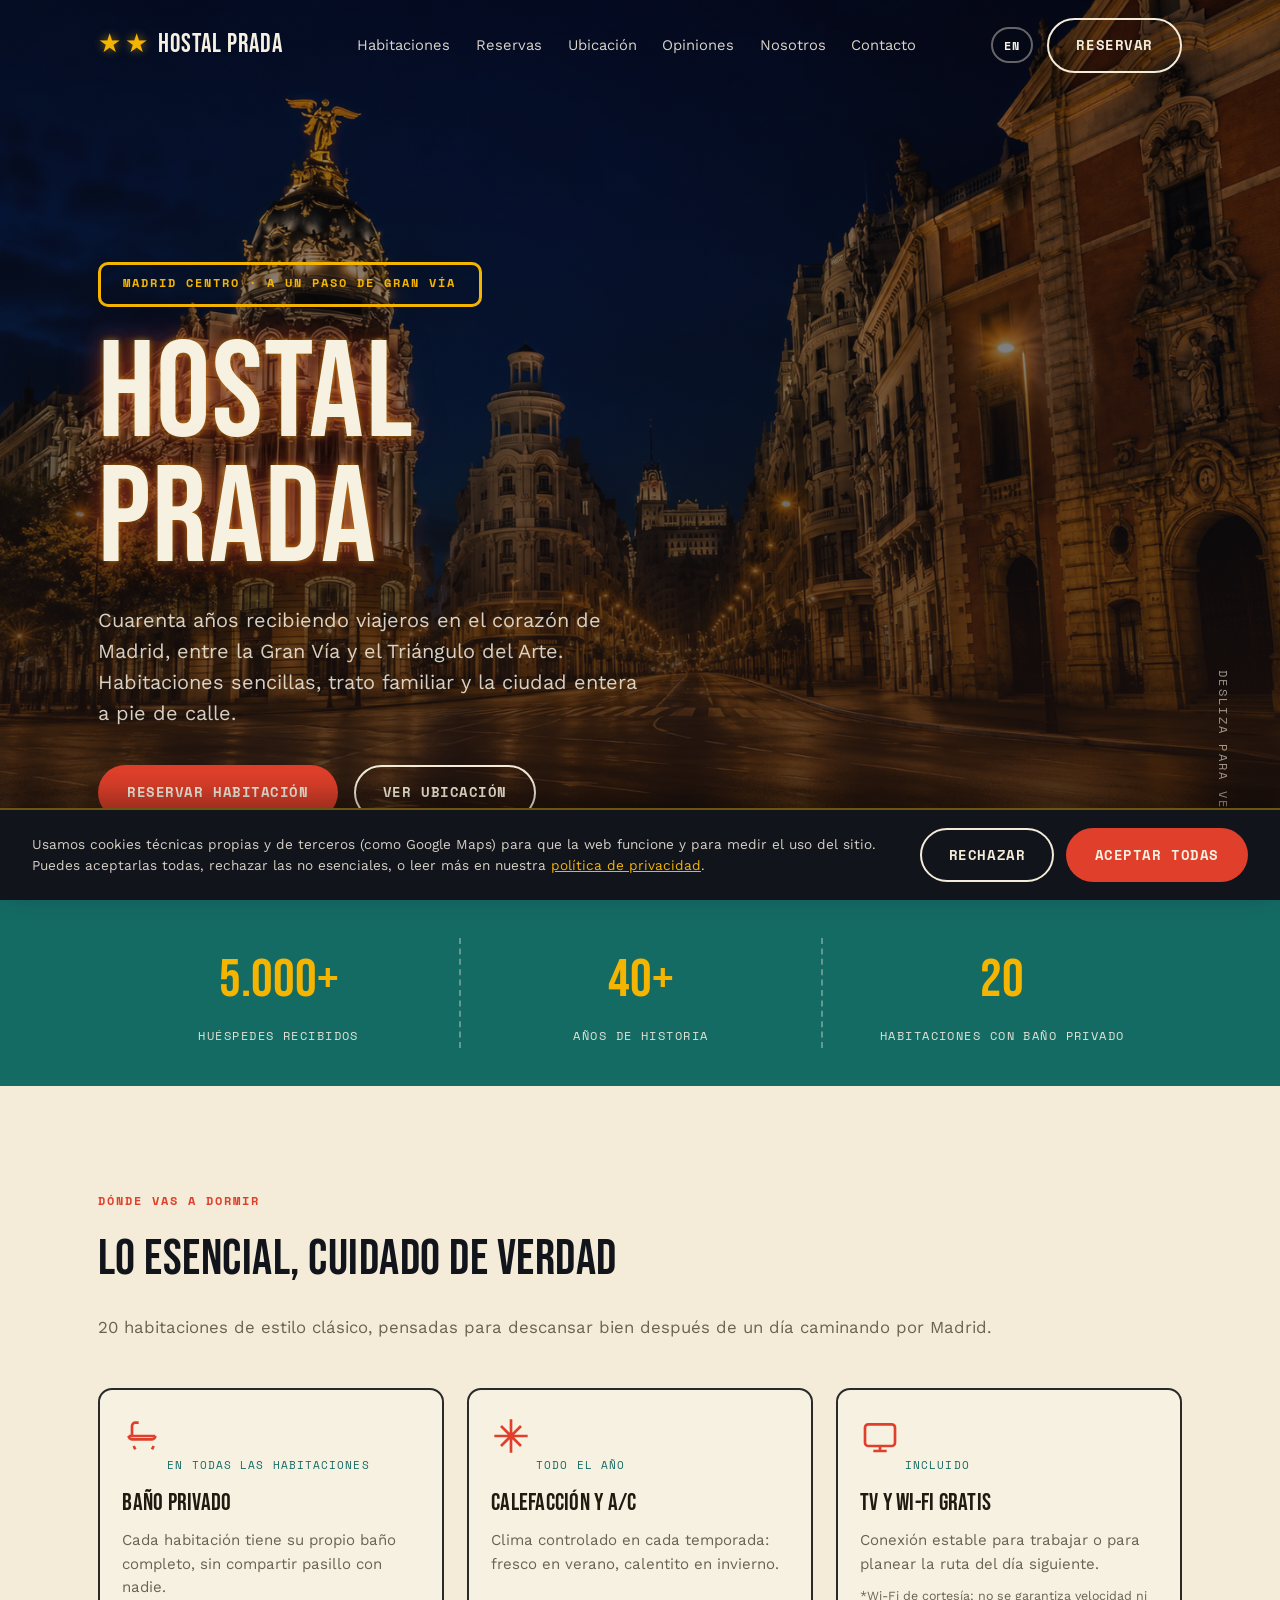
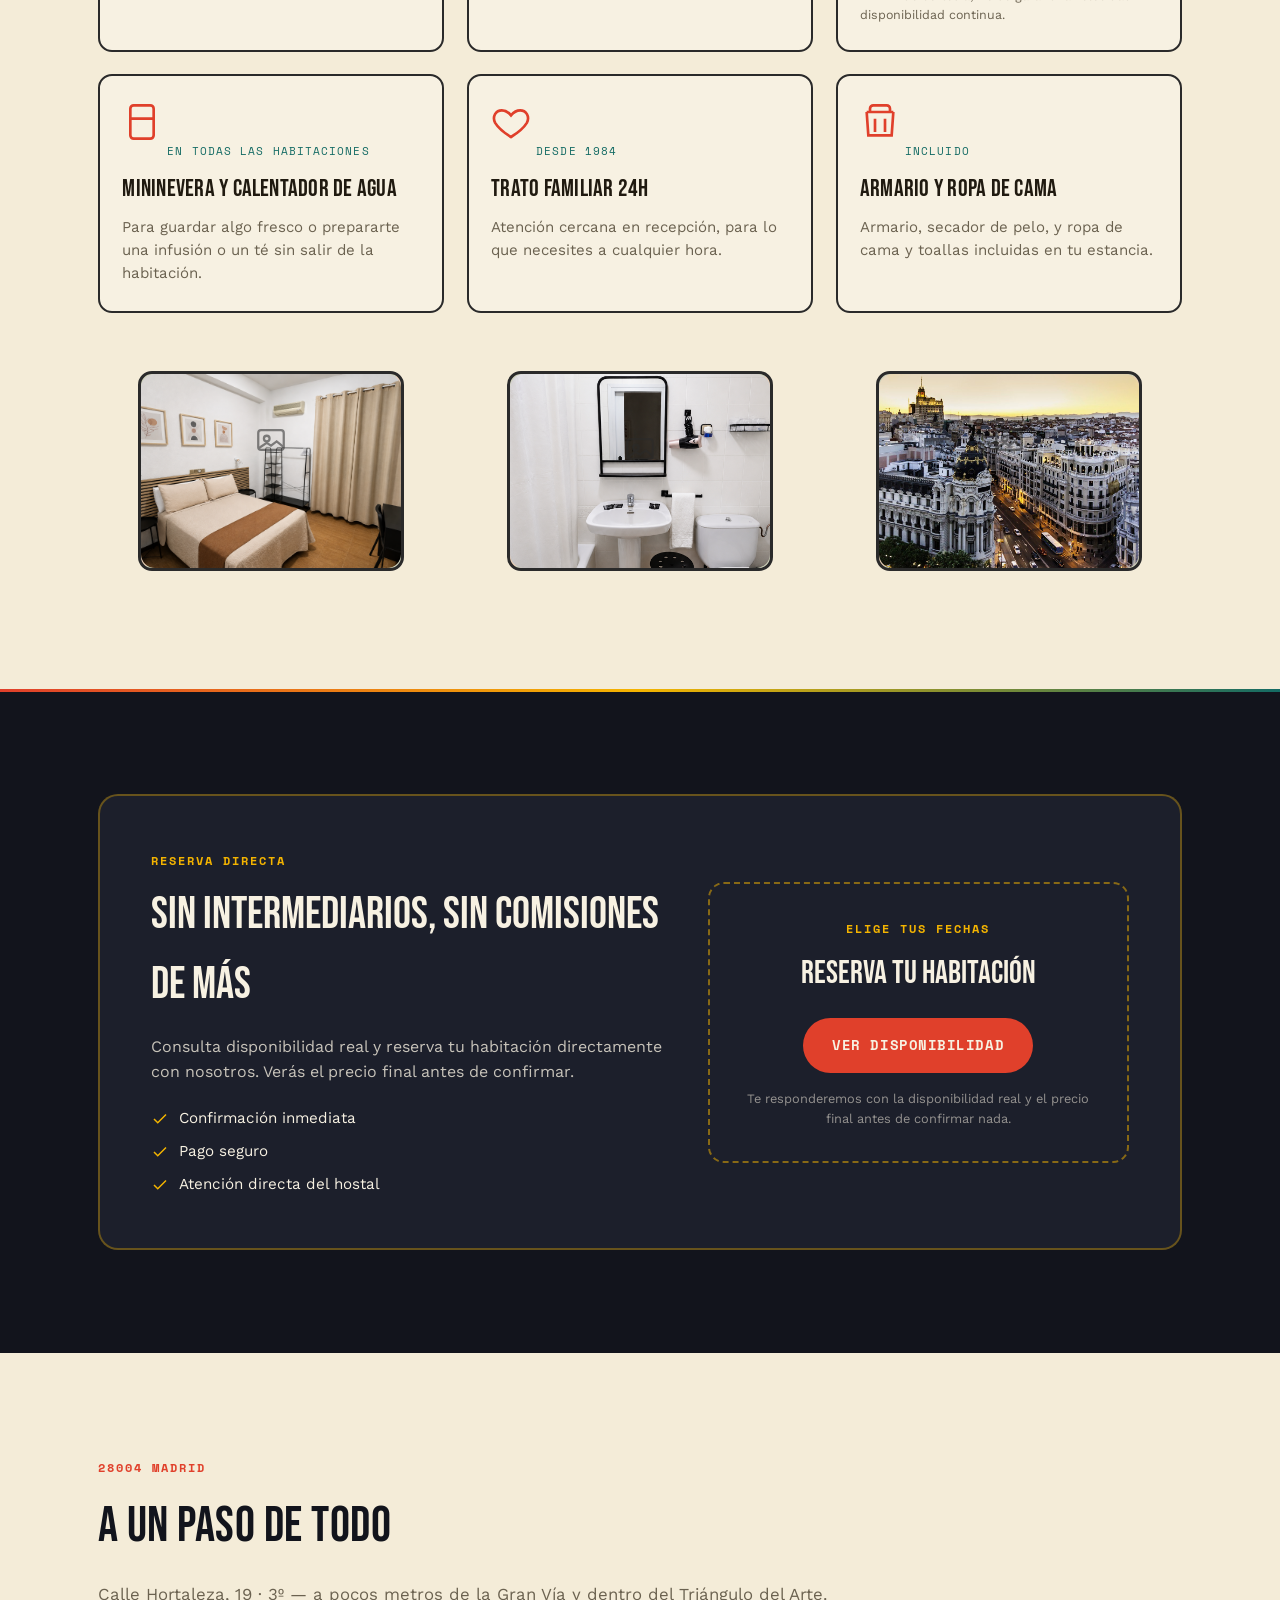
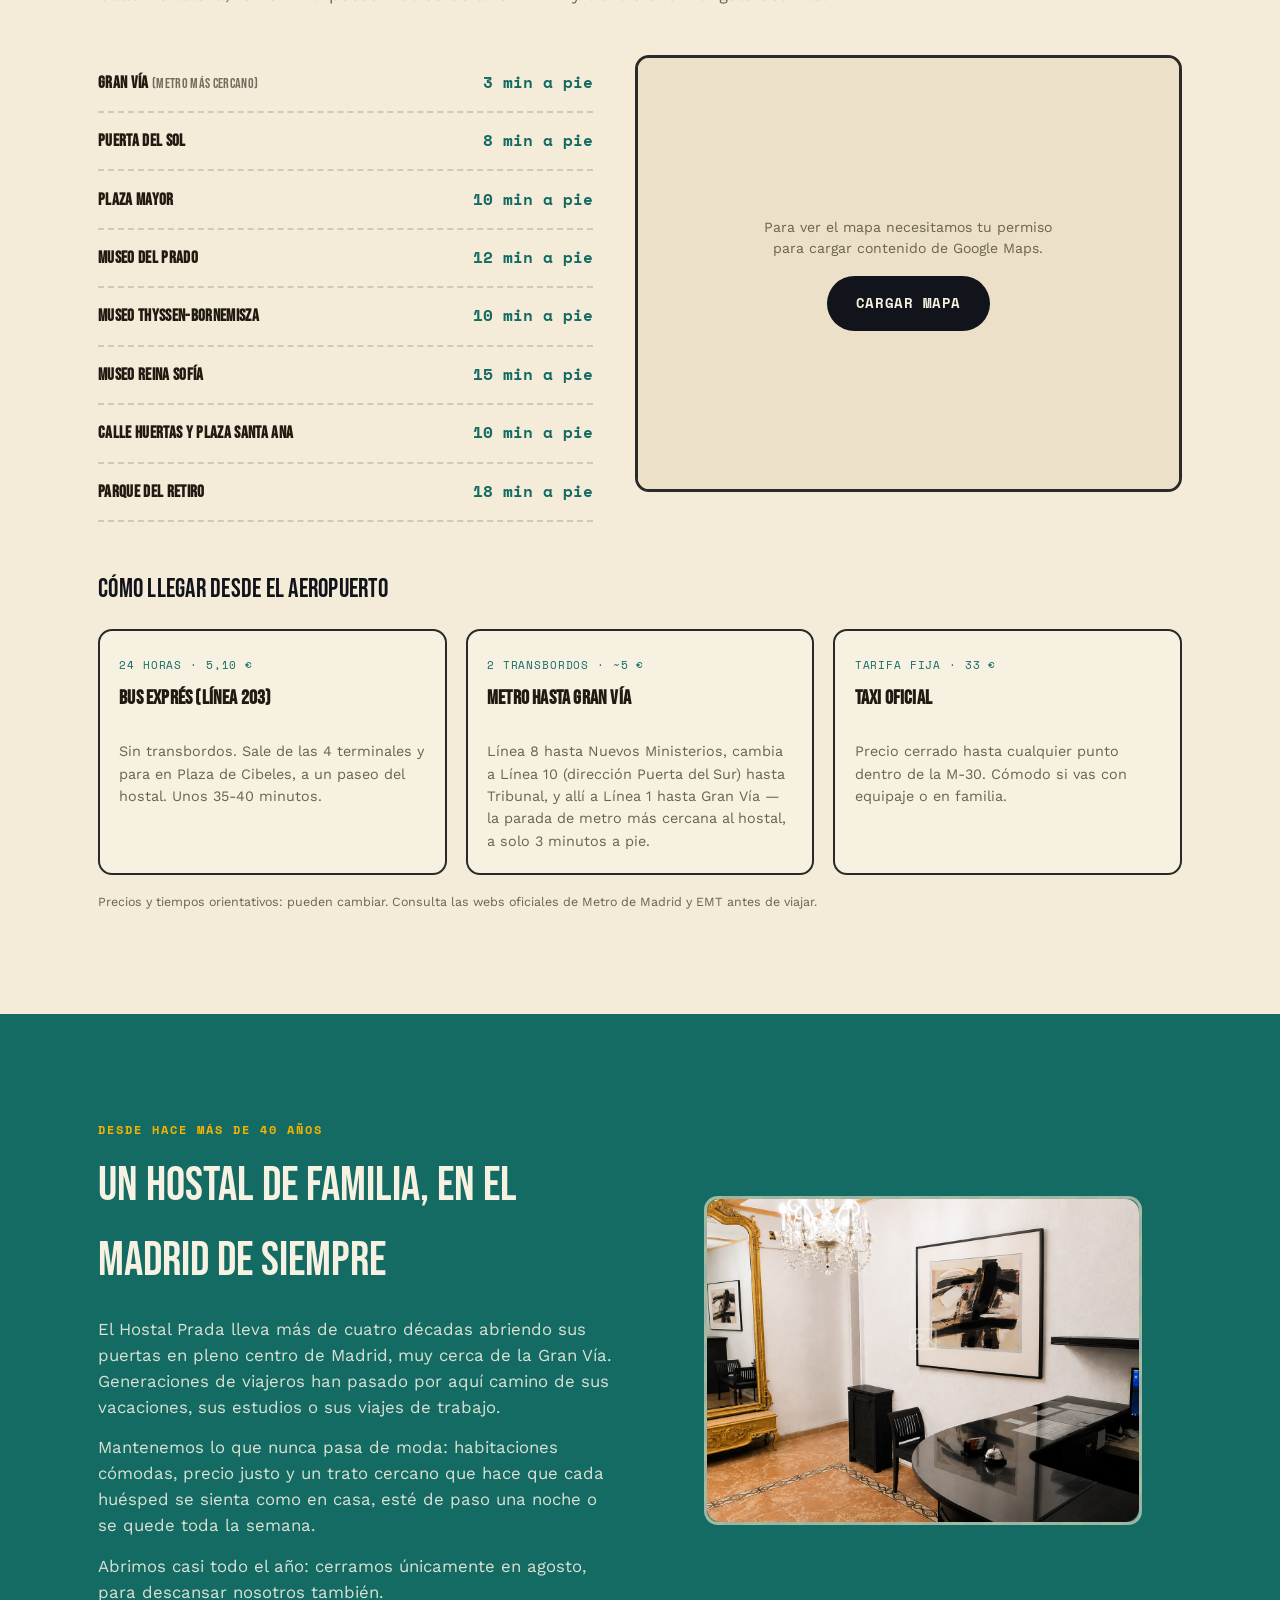
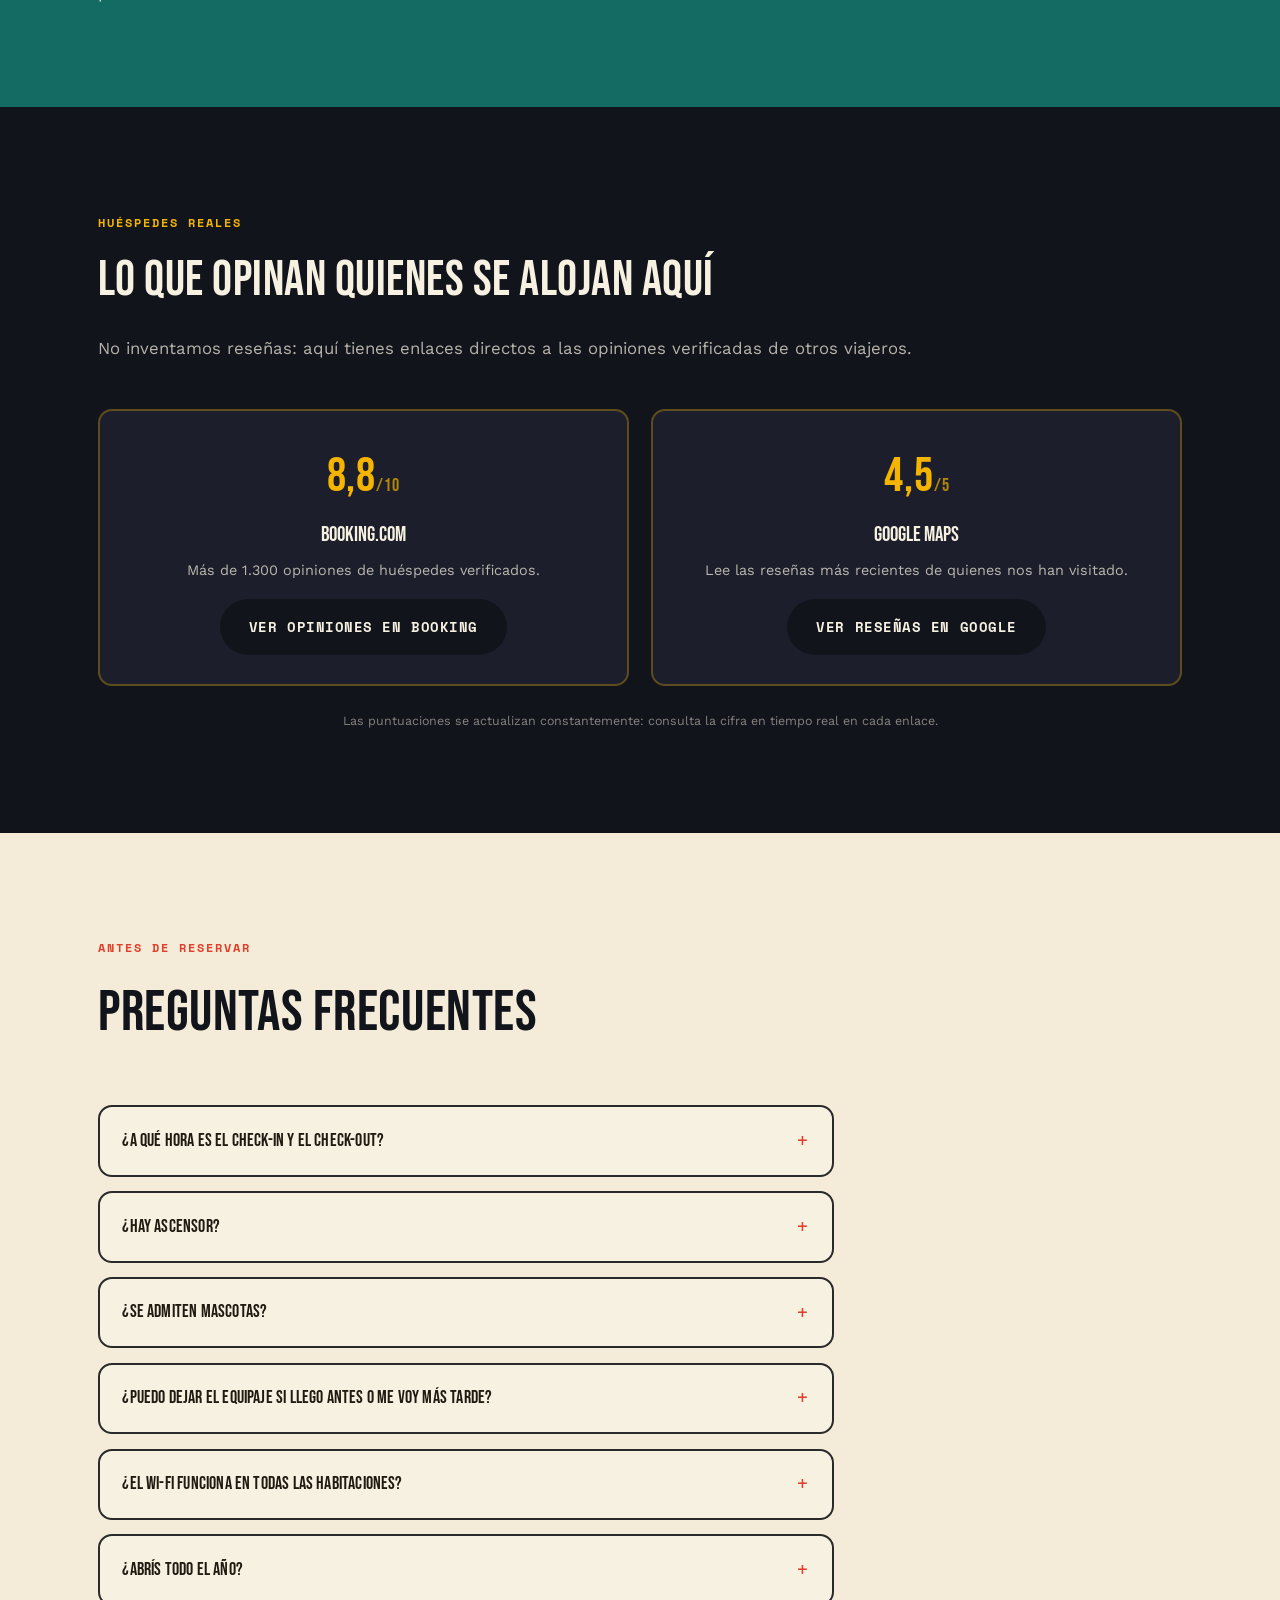
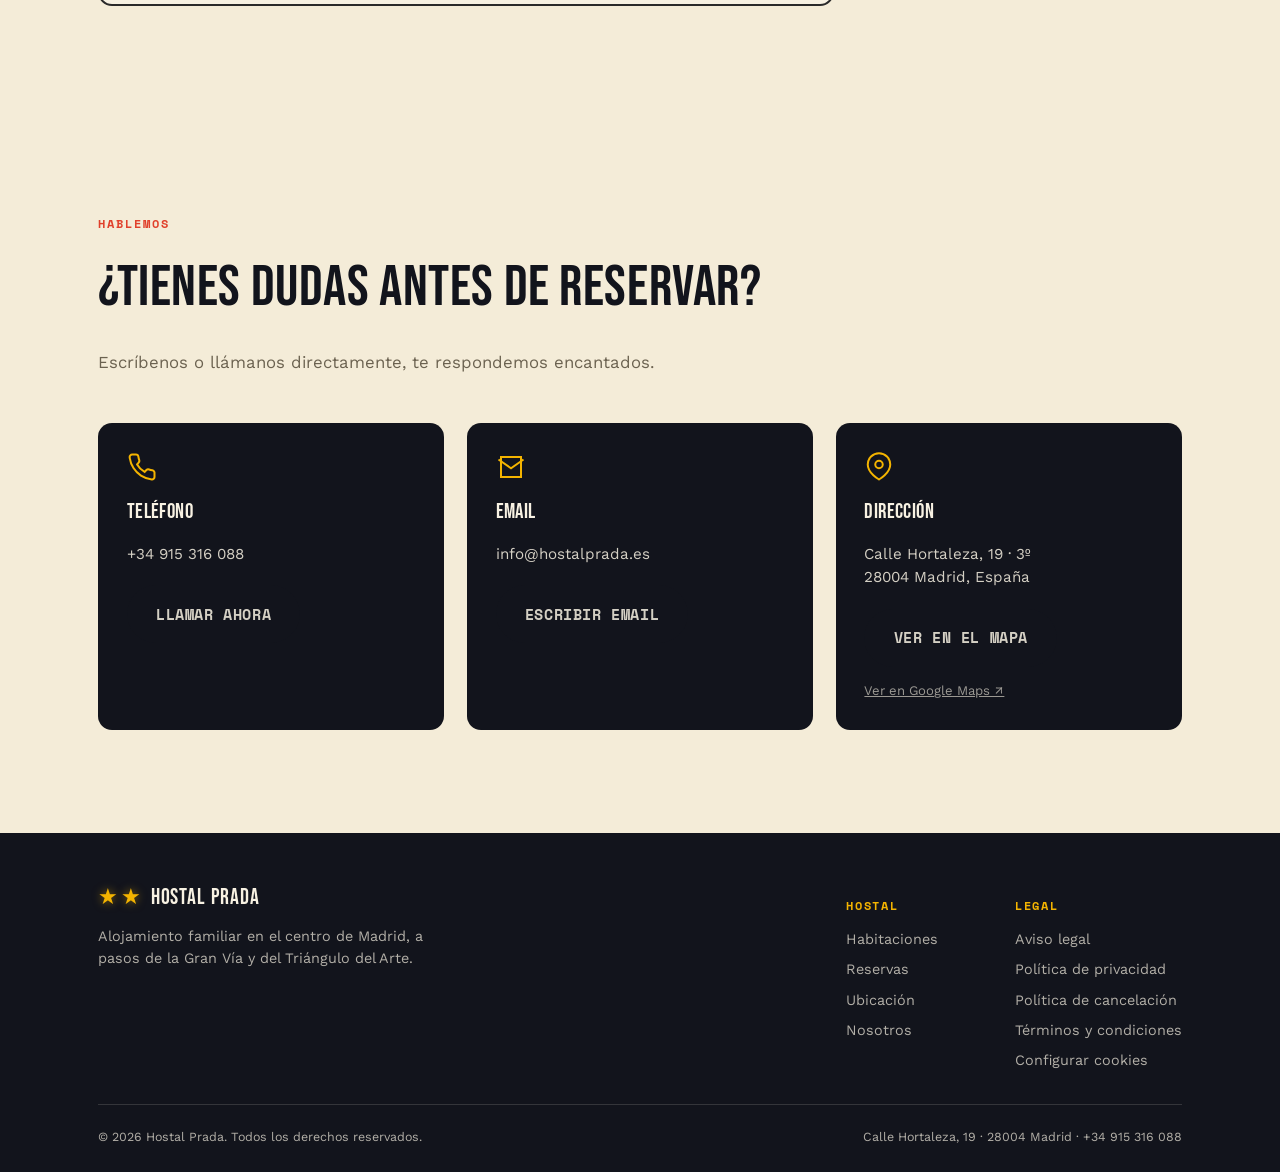
<file: index.html>
<!DOCTYPE html>
<html lang="es">
<head>
<meta charset="UTF-8">
<meta name="viewport" content="width=device-width, initial-scale=1.0">
<title>Hostal Prada · Alojamiento en el centro de Madrid, junto a Gran Vía</title>
<meta name="description" content="Hostal Prada: alojamiento familiar y económico en pleno centro de Madrid, a pasos de la Gran Vía y del Triángulo del Arte. Habitaciones con baño privado, A/C y Wi-Fi gratis. Reserva directa.">

<!-- Vista previa al compartir el enlace (WhatsApp, email, etc.) -->
<meta property="og:type" content="website">
<meta property="og:site_name" content="Hostal Prada">
<meta property="og:title" content="Hostal Prada · Alojamiento en el centro de Madrid, junto a Gran Vía">
<meta property="og:description" content="Hostal familiar de 2 estrellas a pasos de la Gran Vía, dentro del Triángulo del Arte de Madrid. Habitaciones con baño privado y reserva directa.">
<meta property="og:image" content="https://www.hostalprada.es/images/og-image.jpg">
<meta property="og:image:width" content="1200">
<meta property="og:image:height" content="630">
<meta property="og:url" content="https://www.hostalprada.es/">
<meta property="og:locale" content="es_ES">
<meta name="twitter:card" content="summary_large_image">
<meta name="twitter:title" content="Hostal Prada · Madrid, junto a Gran Vía">
<meta name="twitter:description" content="Hostal familiar de 2 estrellas en el centro de Madrid. Habitaciones con baño privado, A/C y Wi-Fi. Reserva directa.">
<meta name="twitter:image" content="https://www.hostalprada.es/images/og-image.jpg">

<link rel="canonical" href="https://www.hostalprada.es/">
<link rel="alternate" hreflang="es" href="https://www.hostalprada.es/">
<link rel="alternate" hreflang="en" href="https://www.hostalprada.es/index-en.html">
<link rel="alternate" hreflang="x-default" href="https://www.hostalprada.es/">
<link rel="icon" href="data:image/svg+xml,%3Csvg xmlns='http://www.w3.org/2000/svg' viewBox='0 0 64 64'%3E%3Crect width='64' height='64' rx='12' fill='%2312141c'/%3E%3Ctext x='32' y='42' font-family='Georgia' font-size='34' fill='%23f4b400' text-anchor='middle'%3EP%3C/text%3E%3C/svg%3E">
<link rel="preconnect" href="https://fonts.googleapis.com">
<link rel="preconnect" href="https://fonts.gstatic.com" crossorigin>
<link href="https://fonts.googleapis.com/css2?family=Bebas+Neue&family=Space+Mono:wght@400;700&family=Work+Sans:wght@400;500;600;700&display=swap" rel="stylesheet">
<link rel="stylesheet" href="css/style.css">

<!-- Datos estructurados para buscadores (Google, etc.) -->
<script type="application/ld+json">
{
  "@context": "https://schema.org",
  "@type": "LodgingBusiness",
  "name": "Hostal Prada",
  "description": "Hostal familiar de 2 estrellas en el centro de Madrid, a pasos de la Gran Vía y dentro del Triángulo del Arte.",
  "inLanguage": "es",
  "url": "https://www.hostalprada.es/",
  "telephone": "+34915316088",
  "email": "info@hostalprada.es",
  "starRating": { "@type": "Rating", "ratingValue": "2" },
  "priceRange": "€€",
  "address": {
    "@type": "PostalAddress",
    "streetAddress": "Calle Hortaleza, 19, 3º",
    "addressLocality": "Madrid",
    "postalCode": "28004",
    "addressCountry": "ES"
  },
  "geo": {
    "@type": "GeoCoordinates",
    "latitude": 40.4229,
    "longitude": -3.6997
  },
  "amenityFeature": [
    { "@type": "LocationFeatureSpecification", "name": "Baño privado", "value": true },
    { "@type": "LocationFeatureSpecification", "name": "Aire acondicionado y calefacción", "value": true },
    { "@type": "LocationFeatureSpecification", "name": "Wi-Fi gratis", "value": true },
    { "@type": "LocationFeatureSpecification", "name": "Recepción 24 horas", "value": true },
    { "@type": "LocationFeatureSpecification", "name": "Ascensor", "value": true }
  ]
}
</script>
</head>
<body>


<!-- ===================== HEADER ===================== -->
<header class="site-header">
  <div class="container">
    <a href="#inicio" class="brand" aria-label="Hostal Prada, inicio">
      <span class="brand-mark">★★</span>
      <span class="brand-word">HOSTAL PRADA</span>
    </a>
    <nav class="nav-links" id="nav-links">
      <a href="#habitaciones">Habitaciones</a>
      <a href="#reservas">Reservas</a>
      <a href="#ubicacion">Ubicación</a>
      <a href="#opiniones">Opiniones</a>
      <a href="#nosotros">Nosotros</a>
      <a href="#contacto">Contacto</a>
    </nav>
    <div class="nav-cta">
      <a href="index-en.html" class="lang-switch" aria-label="View this page in English">EN</a>
      <a href="#reservas" class="btn btn-outline">Reservar</a>
      <button class="menu-toggle" aria-label="Abrir menú" aria-expanded="false" aria-controls="nav-links"><span></span></button>
    </div>
  </div>
</header>

<!-- ===================== HERO ===================== -->
<section class="hero" id="inicio">
  <svg class="hero-skyline" viewBox="0 0 1400 900" preserveAspectRatio="xMidYMax slice" xmlns="http://www.w3.org/2000/svg" aria-hidden="true">
    <defs>
      <linearGradient id="sky" x1="0" y1="0" x2="0" y2="1">
        <stop offset="0%" stop-color="#0c0d13"/>
        <stop offset="55%" stop-color="#1a1c27"/>
        <stop offset="100%" stop-color="#2c1a14"/>
      </linearGradient>
      <radialGradient id="glow" cx="50%" cy="38%" r="55%">
        <stop offset="0%" stop-color="#f4b400" stop-opacity="0.18"/>
        <stop offset="100%" stop-color="#f4b400" stop-opacity="0"/>
      </radialGradient>
      <filter id="cloudBlur" x="-50%" y="-50%" width="200%" height="200%">
        <feGaussianBlur stdDeviation="16"/>
      </filter>
    </defs>
    <rect width="1400" height="900" fill="url(#sky)"/>
    <rect width="1400" height="900" fill="url(#glow)"/>
    <!-- nubes con deriva lenta -->
    <g fill="#ffffff">
      <ellipse class="cloud" style="animation-duration:75s;animation-delay:-8s" cx="150" cy="130" rx="140" ry="30" opacity="0.05" filter="url(#cloudBlur)"/>
      <ellipse class="cloud" style="animation-duration:100s;animation-delay:-40s" cx="600" cy="220" rx="180" ry="36" opacity="0.04" filter="url(#cloudBlur)"/>
      <ellipse class="cloud" style="animation-duration:60s;animation-delay:-20s" cx="1000" cy="90" rx="110" ry="24" opacity="0.05" filter="url(#cloudBlur)"/>
    </g>
    <!-- skyline de Madrid -->
    <g fill="#0c0d13">
      <!-- palacio con cupula y torre esquinera -->
      <rect x="0" y="700" width="150" height="200"/>
      <rect x="45" y="620" width="60" height="80"/>
      <path d="M45,620 A30,55 0 0 1 105,620 Z"/>
      <rect x="71" y="555" width="8" height="30"/>
      <circle cx="75" cy="550" r="7"/>
      <rect x="120" y="560" width="28" height="140"/>
      <path d="M120,560 L134,520 L148,560 Z"/>

      <!-- fila de pequenas cupulas -->
      <rect x="150" y="800" width="110" height="100"/>
      <path d="M165,800 A14,20 0 0 1 193,800 Z"/>
      <path d="M198,800 A14,24 0 0 1 226,800 Z"/>
      <path d="M231,800 A12,18 0 0 1 255,800 Z"/>

      <!-- fuente de Cibeles -->
      <rect x="255" y="870" width="90" height="30" rx="14"/>
      <rect x="288" y="800" width="24" height="70"/>
      <circle cx="300" cy="790" r="13"/>
      <ellipse cx="270" cy="858" rx="10" ry="7"/>
      <ellipse cx="330" cy="858" rx="10" ry="7"/>

      <!-- torre de comunicaciones tipo "piruli" -->
      <path d="M336,900 L346,900 L343,560 L339,560 Z"/>
      <circle cx="341" cy="548" r="10"/>
      <rect x="339" y="500" width="4" height="48"/>

      <!-- torre de aguja -->
      <rect x="380" y="650" width="50" height="250"/>
      <path d="M380,650 L405,580 L430,650 Z"/>
      <circle cx="405" cy="576" r="5"/>

      <rect x="440" y="770" width="80" height="130"/>

      <!-- monumento con columna, estatua y banderas -->
      <path d="M500,760 L500,700 L525,715 Z"/>
      <rect x="525" y="820" width="55" height="80"/>
      <rect x="542" y="650" width="20" height="170"/>
      <circle cx="552" cy="628" r="16"/>
      <path d="M605,760 L605,700 L580,715 Z"/>

      <!-- columnata neoclasica -->
      <rect x="610" y="820" width="210" height="80"/>
      <rect x="620" y="790" width="6" height="30"/><rect x="642" y="790" width="6" height="30"/>
      <rect x="664" y="790" width="6" height="30"/><rect x="686" y="790" width="6" height="30"/>
      <rect x="708" y="790" width="6" height="30"/><rect x="730" y="790" width="6" height="30"/>
      <rect x="752" y="790" width="6" height="30"/><rect x="774" y="790" width="6" height="30"/>
      <rect x="796" y="790" width="6" height="30"/>
      <path d="M690,790 L715,765 L740,790 Z"/>

      <!-- arco monumental (Puerta de Alcala) -->
      <path d="M840,900 L840,770 L960,770 L960,900 L930,900 L930,830 A30,30 0 0 0 870,830 L870,900 Z"/>

      <!-- oso y el madrono -->
      <rect x="965" y="860" width="42" height="40"/>
      <ellipse cx="980" cy="828" rx="13" ry="20"/>
      <circle cx="980" cy="802" r="9"/>
      <circle cx="974" cy="794" r="3"/>
      <circle cx="986" cy="794" r="3"/>
      <rect x="1003" y="790" width="6" height="70"/>
      <circle cx="1006" cy="778" r="16"/>
      <circle cx="996" cy="772" r="2.2"/>
      <circle cx="1016" cy="768" r="2.2"/>
      <circle cx="1006" cy="760" r="2.2"/>
      <circle cx="1000" cy="788" r="2.2"/>

      <!-- torres modernas -->
      <rect x="1030" y="582" width="45" height="318"/>
      <path d="M1030,582 A22.5,22.5 0 0 1 1075,582 Z"/>
      <rect x="1090" y="560" width="55" height="340"/>
      <rect x="1105" y="470" width="25" height="90"/>
      <rect x="1170" y="380" width="20" height="520"/>
      <rect x="1178" y="340" width="4" height="40"/>

      <!-- bloques verticales tipo "libros" -->
      <rect x="1235" y="600" width="24" height="300"/>
      <rect x="1263" y="640" width="24" height="260"/>
      <rect x="1291" y="560" width="24" height="340"/>
      <rect x="1319" y="680" width="24" height="220"/>
      <rect x="1347" y="610" width="24" height="290"/>
      <rect x="1375" y="650" width="20" height="250"/>
    </g>
    <!-- ventanas iluminadas -->
    <g fill="#f4b400">
      <rect class="win" style="animation-delay:.2s" x="20" y="760" width="10" height="14"/><rect class="win" style="animation-delay:1.6s" x="60" y="800" width="10" height="14"/>
      <rect class="win" style="animation-delay:.8s" x="128" y="600" width="10" height="14"/><rect class="win" style="animation-delay:2.4s" x="128" y="640" width="10" height="14"/>
      <rect class="win" style="animation-delay:0s" x="170" y="840" width="9" height="12"/><rect class="win" style="animation-delay:1.9s" x="210" y="840" width="9" height="12"/>
      <rect class="win" style="animation-delay:1.1s" x="630" y="850" width="9" height="12"/><rect class="win" style="animation-delay:2.7s" x="670" y="850" width="9" height="12"/>
      <rect class="win" style="animation-delay:.5s" x="710" y="850" width="9" height="12"/><rect class="win" style="animation-delay:1.4s" x="750" y="850" width="9" height="12"/>
      <rect class="win" style="animation-delay:2.1s" x="790" y="850" width="9" height="12"/>
      <rect class="win" style="animation-delay:.3s" x="1045" y="620" width="10" height="14"/><rect class="win" style="animation-delay:1.7s" x="1045" y="670" width="10" height="14"/>
      <rect class="win" style="animation-delay:1s" x="1105" y="610" width="10" height="14"/><rect class="win" style="animation-delay:2.5s" x="1105" y="660" width="10" height="14"/>
      <rect class="win" style="animation-delay:.6s" x="1245" y="660" width="8" height="12"/><rect class="win" style="animation-delay:2s" x="1300" y="630" width="8" height="12"/><rect class="win" style="animation-delay:1.3s" x="1355" y="670" width="8" height="12"/>
    </g>
  </svg>

  <div class="hero-slideshow" aria-hidden="true">
    <img class="slide" src="images/noche-1.jpg" alt="" loading="eager" onerror="this.remove()">
    <img class="slide" src="images/noche-2.jpg" alt="" loading="lazy" onerror="this.remove()">
    <img class="slide" src="images/noche-3.jpg" alt="" loading="lazy" onerror="this.remove()">
    <img class="slide" src="images/noche-4.jpg" alt="" loading="lazy" onerror="this.remove()">
    <img class="slide" src="images/noche-5.jpg" alt="" loading="lazy" onerror="this.remove()">
    <img class="slide" src="images/noche-6.jpg" alt="" loading="lazy" onerror="this.remove()">
  </div>
  <div class="hero-overlay"></div>

  <div class="container hero-inner">
    <div class="hero-sign">
      <span class="eyebrow" style="color:#f4b400">Madrid centro · a un paso de Gran Vía</span>
    </div>
    <h1>HOSTAL<br>PRADA</h1>
    <p class="hero-sub">Cuarenta años recibiendo viajeros en el corazón de Madrid, entre la Gran Vía y el Triángulo del Arte. Habitaciones sencillas, trato familiar y la ciudad entera a pie de calle.</p>
    <div class="hero-actions">
      <a class="btn btn-neon" href="https://hotels.cloudbeds.com/reservation/Gvmgzj" target="_blank" rel="noopener">Reservar habitación</a>
      <a class="btn btn-outline" href="#ubicacion">Ver ubicación</a>
    </div>
  </div>
  <span class="hero-scroll">Desliza para ver más ↓</span>
</section>

<!-- ===================== STATS ===================== -->
<section class="stats-strip">
  <div class="container">
    <div class="stat">
      <span class="num">5.000+</span>
      <span class="label">Huéspedes recibidos</span>
    </div>
    <div class="stat">
      <span class="num">40+</span>
      <span class="label">Años de historia</span>
    </div>
    <div class="stat">
      <span class="num">20</span>
      <span class="label">Habitaciones con baño privado</span>
    </div>
  </div>
</section>

<!-- ===================== HABITACIONES ===================== -->
<section class="rooms" id="habitaciones">
  <div class="container">
    <div class="section-head section-head--wide reveal">
      <span class="eyebrow">Dónde vas a dormir</span>
      <h2>Lo esencial, cuidado de verdad</h2>
      <p>20 habitaciones de estilo clásico, pensadas para descansar bien después de un día caminando por Madrid.</p>
    </div>

    <div class="room-grid">
      <div class="room-card reveal">
        <svg class="icon" viewBox="0 0 24 24" fill="none" stroke="currentColor" stroke-width="1.6"><path d="M4 12h16M6 12V6a2 2 0 012-2h2M8 20l-1-2M18 20l1-2M4 12a2 2 0 002 2h12a2 2 0 002-2"/></svg>
        <span class="tag">En todas las habitaciones</span>
        <h3>Baño privado</h3>
        <p>Cada habitación tiene su propio baño completo, sin compartir pasillo con nadie.</p>
      </div>
      <div class="room-card reveal">
        <svg class="icon" viewBox="0 0 24 24" fill="none" stroke="currentColor" stroke-width="1.6"><path d="M12 2v20M2 12h20M6 6l12 12M18 6L6 18"/></svg>
        <span class="tag">Todo el año</span>
        <h3>Calefacción y A/C</h3>
        <p>Clima controlado en cada temporada: fresco en verano, calentito en invierno.</p>
      </div>
      <div class="room-card reveal">
        <svg class="icon" viewBox="0 0 24 24" fill="none" stroke="currentColor" stroke-width="1.6"><rect x="3" y="5" width="18" height="13" rx="2"/><path d="M8 21h8M12 18v3"/></svg>
        <span class="tag">Incluido</span>
        <h3>TV y Wi-Fi gratis</h3>
        <p>Conexión estable para trabajar o para planear la ruta del día siguiente.</p>
        <p style="margin-top:.6rem;font-size:.78rem;color:var(--muted);">*Wi-Fi de cortesía; no se garantiza velocidad ni disponibilidad continua.</p>
      </div>
      <div class="room-card reveal">
        <svg class="icon" viewBox="0 0 24 24" fill="none" stroke="currentColor" stroke-width="1.6"><rect x="5" y="2" width="14" height="20" rx="2"/><path d="M5 10h14M9 5h.01M9 14h.01"/></svg>
        <span class="tag">En todas las habitaciones</span>
        <h3>Mininevera y calentador de agua</h3>
        <p>Para guardar algo fresco o prepararte una infusión o un té sin salir de la habitación.</p>
      </div>
      <div class="room-card reveal">
        <svg class="icon" viewBox="0 0 24 24" fill="none" stroke="currentColor" stroke-width="1.6"><path d="M12 21s-7-4.35-9.5-8.5C.5 8.5 3 5 6.5 5 9 5 11 6.8 12 8c1-1.2 3-3 5.5-3 3.5 0 6 3.5 4 7.5C19 16.65 12 21 12 21z"/></svg>
        <span class="tag">Desde 1984</span>
        <h3>Trato familiar 24h</h3>
        <p>Atención cercana en recepción, para lo que necesites a cualquier hora.</p>
      </div>
      <div class="room-card reveal">
        <svg class="icon" viewBox="0 0 24 24" fill="none" stroke="currentColor" stroke-width="1.6"><path d="M4 6h16M6 6V4a2 2 0 012-2h8a2 2 0 012 2v2M4 6l1 14h14l1-14"/><path d="M9 10v8M15 10v8"/></svg>
        <span class="tag">Incluido</span>
        <h3>Armario y ropa de cama</h3>
        <p>Armario, secador de pelo, y ropa de cama y toallas incluidas en tu estancia.</p>
      </div>
    </div>

    <div class="room-photos">
      <figure class="postcard reveal">
        <img class="real-photo" src="images/habitacion-1.jpg" alt="Habitación del Hostal Prada" loading="lazy" onerror="this.remove()">
        <svg class="ph-icon" viewBox="0 0 24 24" fill="none" stroke="currentColor" stroke-width="1.6"><rect x="3" y="5" width="18" height="14" rx="2"/><circle cx="9" cy="11" r="2"/><path d="M21 17l-5-4-4 3-3-2-6 4"/></svg>
        <span>Foto de una habitación<br>guárdala como <code>images/habitacion-1.jpg</code></span>
      </figure>
      <figure class="postcard reveal">
        <img class="real-photo" src="images/bano.jpg" alt="Baño privado del Hostal Prada" loading="lazy" onerror="this.remove()">
        <svg class="ph-icon" viewBox="0 0 24 24" fill="none" stroke="currentColor" stroke-width="1.6"><rect x="3" y="5" width="18" height="14" rx="2"/><circle cx="9" cy="11" r="2"/><path d="M21 17l-5-4-4 3-3-2-6 4"/></svg>
        <span>Foto del baño privado<br>guárdala como <code>images/bano.jpg</code></span>
      </figure>
      <figure class="postcard reveal">
        <img class="real-photo" src="images/fachada.jpg" alt="Fachada del Hostal Prada" loading="lazy" onerror="this.remove()">
        <svg class="ph-icon" viewBox="0 0 24 24" fill="none" stroke="currentColor" stroke-width="1.6"><rect x="3" y="5" width="18" height="14" rx="2"/><circle cx="9" cy="11" r="2"/><path d="M21 17l-5-4-4 3-3-2-6 4"/></svg>
        <span>Foto de recepción o fachada<br>guárdala como <code>images/fachada.jpg</code></span>
      </figure>
    </div>
  </div>
</section>

<div class="tile-divider"></div>

<!-- ===================== RESERVAS ===================== -->
<section class="booking" id="reservas">
  <div class="container">
    <div class="booking-panel">
      <div class="booking-copy reveal">
        <span class="eyebrow" style="color:var(--neon-gold)">Reserva directa</span>
        <h2 style="font-family:var(--font-display);font-size:clamp(2rem,4vw,2.8rem);margin-top:.5rem;">Sin intermediarios, sin comisiones de más</h2>
        <p>Consulta disponibilidad real y reserva tu habitación directamente con nosotros. Verás el precio final antes de confirmar.</p>
        <ul class="booking-list">
          <li><svg viewBox="0 0 24 24" fill="none" stroke="currentColor" stroke-width="2"><path d="M20 6L9 17l-5-5"/></svg> Confirmación inmediata</li>
          <li><svg viewBox="0 0 24 24" fill="none" stroke="currentColor" stroke-width="2"><path d="M20 6L9 17l-5-5"/></svg> Pago seguro</li>
          <li><svg viewBox="0 0 24 24" fill="none" stroke="currentColor" stroke-width="2"><path d="M20 6L9 17l-5-5"/></svg> Atención directa del hostal</li>
        </ul>
      </div>
      <div class="booking-cta reveal">
        <span class="eyebrow">Elige tus fechas</span>
        <h3>Reserva tu habitación</h3>
        <a class="btn btn-neon" href="https://hotels.cloudbeds.com/reservation/Gvmgzj" target="_blank" rel="noopener">Ver disponibilidad</a>
        <p class="booking-note">Te responderemos con la disponibilidad real y el precio final antes de confirmar nada.</p>
      </div>
    </div>
  </div>
</section>

<!-- ===================== UBICACIÓN ===================== -->
<section class="location" id="ubicacion">
  <div class="container">
    <div class="section-head section-head--wide reveal">
      <span class="eyebrow">28004 Madrid</span>
      <h2>A un paso de todo</h2>
      <p>Calle Hortaleza, 19 · 3º — a pocos metros de la Gran Vía y dentro del Triángulo del Arte.</p>
    </div>
    <div class="location-grid">
      <ul class="distance-list reveal">
        <li><b>Gran Vía <small style="opacity:.6;font-weight:400;">(metro más cercano)</small></b><span class="time">3 min a pie</span></li>
        <li><b>Puerta del Sol</b><span class="time">8 min a pie</span></li>
        <li><b>Plaza Mayor</b><span class="time">10 min a pie</span></li>
        <li><b>Museo del Prado</b><span class="time">12 min a pie</span></li>
        <li><b>Museo Thyssen-Bornemisza</b><span class="time">10 min a pie</span></li>
        <li><b>Museo Reina Sofía</b><span class="time">15 min a pie</span></li>
        <li><b>Calle Huertas y Plaza Santa Ana</b><span class="time">10 min a pie</span></li>
        <li><b>Parque del Retiro</b><span class="time">18 min a pie</span></li>
      </ul>
      <div class="map-frame reveal" id="map-frame">
        <div class="map-placeholder" id="map-placeholder">
          <p>Para ver el mapa necesitamos tu permiso para cargar contenido de Google Maps.</p>
          <button type="button" class="btn btn-dark" onclick="loadMap()">Cargar mapa</button>
        </div>
        <iframe
          id="map-iframe"
          data-src="https://www.google.com/maps?q=Calle+Hortaleza+19,+28004+Madrid&output=embed"
          loading="lazy"
          referrerpolicy="no-referrer-when-downgrade"
          title="Mapa de ubicación de Hostal Prada"
          style="display:none;">
        </iframe>
      </div>
    </div>

    <div class="airport-block reveal">
      <h3>Cómo llegar desde el aeropuerto</h3>
      <div class="airport-grid">
        <div class="airport-card">
          <span class="tag">24 horas · 5,10 €</span>
          <h4>Bus Exprés (línea 203)</h4>
          <p>Sin transbordos. Sale de las 4 terminales y para en Plaza de Cibeles, a un paseo del hostal. Unos 35-40 minutos.</p>
        </div>
        <div class="airport-card">
          <span class="tag">2 transbordos · ~5 €</span>
          <h4>Metro hasta Gran Vía</h4>
          <p>Línea 8 hasta Nuevos Ministerios, cambia a Línea 10 (dirección Puerta del Sur) hasta Tribunal, y allí a Línea 1 hasta Gran Vía — la parada de metro más cercana al hostal, a solo 3 minutos a pie.</p>
        </div>
        <div class="airport-card">
          <span class="tag">Tarifa fija · 33 €</span>
          <h4>Taxi oficial</h4>
          <p>Precio cerrado hasta cualquier punto dentro de la M-30. Cómodo si vas con equipaje o en familia.</p>
        </div>
      </div>
      <p class="airport-note">Precios y tiempos orientativos: pueden cambiar. Consulta las webs oficiales de Metro de Madrid y EMT antes de viajar.</p>
    </div>
  </div>
</section>

<!-- ===================== NOSOTROS ===================== -->
<section class="about" id="nosotros">
  <div class="container about-grid">
    <div class="reveal">
      <span class="eyebrow" style="color:var(--neon-gold)">Desde hace más de 40 años</span>
      <h2 style="font-family:var(--font-display);font-size:clamp(2.2rem,4.5vw,3rem);margin-top:.5rem;">Un hostal de familia, en el Madrid de siempre</h2>
      <p>El Hostal Prada lleva más de cuatro décadas abriendo sus puertas en pleno centro de Madrid, muy cerca de la Gran Vía. Generaciones de viajeros han pasado por aquí camino de sus vacaciones, sus estudios o sus viajes de trabajo.</p>
      <p>Mantenemos lo que nunca pasa de moda: habitaciones cómodas, precio justo y un trato cercano que hace que cada huésped se sienta como en casa, esté de paso una noche o se quede toda la semana.</p>
      <p>Abrimos casi todo el año: cerramos únicamente en agosto, para descansar nosotros también.</p>
    </div>
    <figure class="postcard about-postcard reveal">
      <img class="real-photo" src="images/nosotros.jpg" alt="Equipo de Hostal Prada" loading="lazy" onerror="this.remove()">
      <svg class="ph-icon" viewBox="0 0 24 24" fill="none" stroke="currentColor" stroke-width="1.6"><rect x="3" y="5" width="18" height="14" rx="2"/><circle cx="9" cy="11" r="2"/><path d="M21 17l-5-4-4 3-3-2-6 4"/></svg>
      <span>Foto del equipo o de la entrada<br>guárdala como <code>images/nosotros.jpg</code></span>
    </figure>
  </div>
</section>

<!-- ===================== OPINIONES ===================== -->
<section class="reviews" id="opiniones">
  <div class="container">
    <div class="section-head section-head--wide reveal">
      <span class="eyebrow">Huéspedes reales</span>
      <h2>Lo que opinan quienes se alojan aquí</h2>
      <p>No inventamos reseñas: aquí tienes enlaces directos a las opiniones verificadas de otros viajeros.</p>
    </div>
    <div class="reviews-grid">
      <div class="review-card reveal">
        <span class="review-score">8,8<small>/10</small></span>
        <h3>Booking.com</h3>
        <p>Más de 1.300 opiniones de huéspedes verificados.</p>
        <a class="btn btn-dark" href="https://www.booking.com/hotel/es/hostal-prada.es.html" target="_blank" rel="noopener">Ver opiniones en Booking</a>
      </div>
      <div class="review-card reveal">
        <span class="review-score">4,5<small>/5</small></span>
        <h3>Google Maps</h3>
        <p>Lee las reseñas más recientes de quienes nos han visitado.</p>
        <a class="btn btn-dark" href="https://www.google.com/maps/search/?api=1&query=Hostal+Prada+Calle+Hortaleza+19+Madrid" target="_blank" rel="noopener">Ver reseñas en Google</a>
      </div>
    </div>
    <p class="reviews-note">Las puntuaciones se actualizan constantemente: consulta la cifra en tiempo real en cada enlace.</p>
  </div>
</section>

<!-- ===================== PREGUNTAS FRECUENTES ===================== -->
<section class="faq" id="faq">
  <div class="container">
    <div class="section-head reveal">
      <span class="eyebrow">Antes de reservar</span>
      <h2>Preguntas frecuentes</h2>
    </div>
    <div class="faq-list reveal">
      <details class="faq-item">
        <summary>¿A qué hora es el check-in y el check-out?</summary>
        <p>El check-in comienza a las 14:00 y el check-out debe hacerse como máximo a las 12:00. Nuestra recepción está abierta las 24 horas para cualquier otra cosa que necesites.</p>
      </details>
      <details class="faq-item">
        <summary>¿Hay ascensor?</summary>
        <p>Sí, el edificio cuenta con ascensor.</p>
      </details>
      <details class="faq-item">
        <summary>¿Se admiten mascotas?</summary>
        <p>No, actualmente no admitimos mascotas en el hostal.</p>
      </details>
      <details class="faq-item">
        <summary>¿Puedo dejar el equipaje si llego antes o me voy más tarde?</summary>
        <p>Sí, contamos con servicio de consigna de equipaje, tanto si llegas antes de la hora de entrada como si tu vuelo sale más tarde.</p>
      </details>
      <details class="faq-item">
        <summary>¿El Wi-Fi funciona en todas las habitaciones?</summary>
        <p>Sí, es gratuito en todo el hostal. Al ser un servicio de cortesía, no podemos garantizar la velocidad ni la disponibilidad continua.</p>
      </details>
      <details class="faq-item">
        <summary>¿Abrís todo el año?</summary>
        <p>Cerramos durante el mes de agosto por descanso. El resto del año estamos abiertos con normalidad.</p>
      </details>
    </div>
  </div>
</section>

<!-- ===================== CONTACTO ===================== -->
<section class="contact" id="contacto">
  <div class="container">
    <div class="section-head reveal">
      <span class="eyebrow">Hablemos</span>
      <h2>¿Tienes dudas antes de reservar?</h2>
      <p>Escríbenos o llámanos directamente, te respondemos encantados.</p>
    </div>
    <div class="contact-grid">
      <div class="contact-card reveal">
        <svg class="icon" viewBox="0 0 24 24" fill="none" stroke="currentColor" stroke-width="1.6"><path d="M22 16.92v3a2 2 0 01-2.18 2 19.79 19.79 0 01-8.63-3.07 19.5 19.5 0 01-6-6 19.79 19.79 0 01-3.07-8.67A2 2 0 014.11 2h3a2 2 0 012 1.72c.12.9.33 1.78.63 2.63a2 2 0 01-.45 2.11L8.09 9.91a16 16 0 006 6l1.45-1.45a2 2 0 012.11-.45c.85.3 1.73.51 2.63.63A2 2 0 0122 16.92z"/></svg>
        <h3>Teléfono</h3>
        <a href="tel:+34915316088">+34 915 316 088</a>
        <a class="btn btn-dark" href="tel:+34915316088">Llamar ahora</a>
      </div>
      <div class="contact-card reveal">
        <svg class="icon" viewBox="0 0 24 24" fill="none" stroke="currentColor" stroke-width="1.6"><path d="M4 4h16v16H4z"/><path d="M22 6l-10 7L2 6"/></svg>
        <h3>Email</h3>
        <a href="mailto:info@hostalprada.es">info@hostalprada.es</a>
        <a class="btn btn-dark" href="mailto:info@hostalprada.es">Escribir email</a>
      </div>
      <div class="contact-card reveal">
        <svg class="icon" viewBox="0 0 24 24" fill="none" stroke="currentColor" stroke-width="1.6"><path d="M21 10c0 7-9 12-9 12s-9-5-9-12a9 9 0 0118 0z"/><circle cx="12" cy="10" r="3"/></svg>
        <h3>Dirección</h3>
        <p>Calle Hortaleza, 19 · 3º<br>28004 Madrid, España</p>
        <a class="btn btn-dark" href="#ubicacion">Ver en el mapa</a>
        <a class="contact-card__link" href="https://www.google.com/maps/search/?api=1&query=Hostal+Prada+Calle+Hortaleza+19+Madrid" target="_blank" rel="noopener">Ver en Google Maps ↗</a>
      </div>
    </div>
  </div>
</section>

<!-- ===================== FOOTER ===================== -->
<footer class="site-footer">
  <div class="container">
    <div class="footer-top">
      <div class="footer-brand">
        <div class="brand">
          <span class="brand-mark">★★</span>
          <span class="brand-word">HOSTAL PRADA</span>
        </div>
        <p>Alojamiento familiar en el centro de Madrid, a pasos de la Gran Vía y del Triángulo del Arte.</p>
      </div>
      <div class="footer-links">
        <div>
          <h4>Hostal</h4>
          <ul>
            <li><a href="#habitaciones">Habitaciones</a></li>
            <li><a href="#reservas">Reservas</a></li>
            <li><a href="#ubicacion">Ubicación</a></li>
            <li><a href="#nosotros">Nosotros</a></li>
          </ul>
        </div>
        <div>
          <h4>Legal</h4>
          <ul>
            <li><a href="aviso-legal.html">Aviso legal</a></li>
            <li><a href="politica-privacidad.html">Política de privacidad</a></li>
            <li><a href="politica-cancelacion.html">Política de cancelación</a></li>
            <li><a href="terminos-condiciones.html">Términos y condiciones</a></li>
            <li><a href="#" onclick="openCookieSettings(event)">Configurar cookies</a></li>
          </ul>
        </div>
      </div>
    </div>
    <div class="footer-bottom">
      <span>© <span id="year"></span> Hostal Prada. Todos los derechos reservados.</span>
      <span>Calle Hortaleza, 19 · 28004 Madrid · +34 915 316 088</span>
    </div>
  </div>
</footer>

<!-- Aviso de cookies -->
<!-- Botón flotante de llamada (solo móvil) -->
<a href="tel:+34915316088" class="call-fab" aria-label="Llamar al Hostal Prada">
  <svg viewBox="0 0 24 24" fill="none" stroke="currentColor" stroke-width="1.8"><path d="M22 16.92v3a2 2 0 01-2.18 2 19.79 19.79 0 01-8.63-3.07 19.5 19.5 0 01-6-6 19.79 19.79 0 01-3.07-8.67A2 2 0 014.11 2h3a2 2 0 012 1.72c.12.9.33 1.78.63 2.63a2 2 0 01-.45 2.11L8.09 9.91a16 16 0 006 6l1.45-1.45a2 2 0 012.11-.45c.85.3 1.73.51 2.63.63A2 2 0 0122 16.92z"/></svg>
</a>

<div id="cookie-banner" class="cookie-banner" role="dialog" aria-label="Aviso de cookies" aria-live="polite">
  <div class="cookie-banner__text">
    <p>Usamos cookies técnicas propias y de terceros (como Google Maps) para que la web funcione y para medir el uso del sitio. Puedes aceptarlas todas, rechazar las no esenciales, o leer más en nuestra <a href="politica-privacidad.html">política de privacidad</a>.</p>
  </div>
  <div class="cookie-banner__actions">
    <button type="button" class="btn btn-outline" onclick="setCookieConsent('rejected')">Rechazar</button>
    <button type="button" class="btn btn-neon" onclick="setCookieConsent('accepted')">Aceptar todas</button>
  </div>
</div>

<script>document.getElementById('year').textContent = new Date().getFullYear();</script>
<script src="js/main.js"></script>

</body>
</html>
</file>
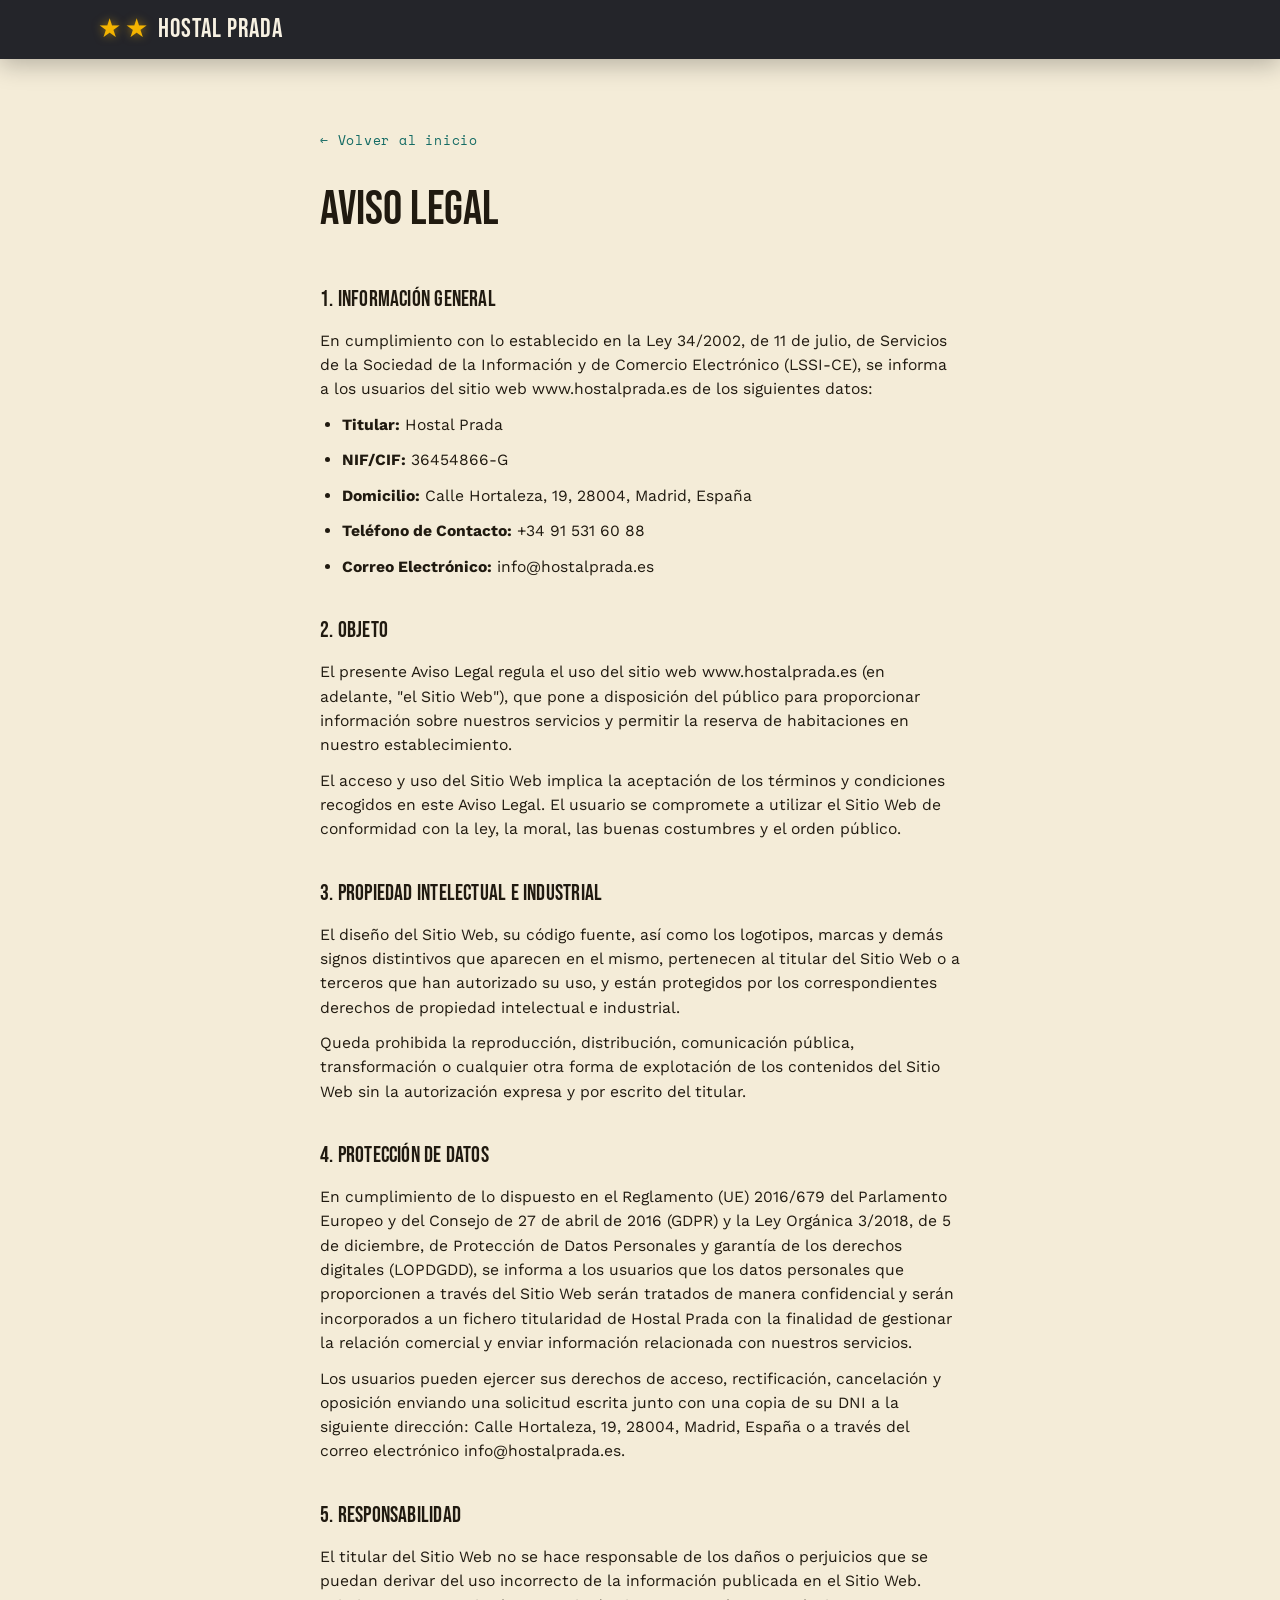
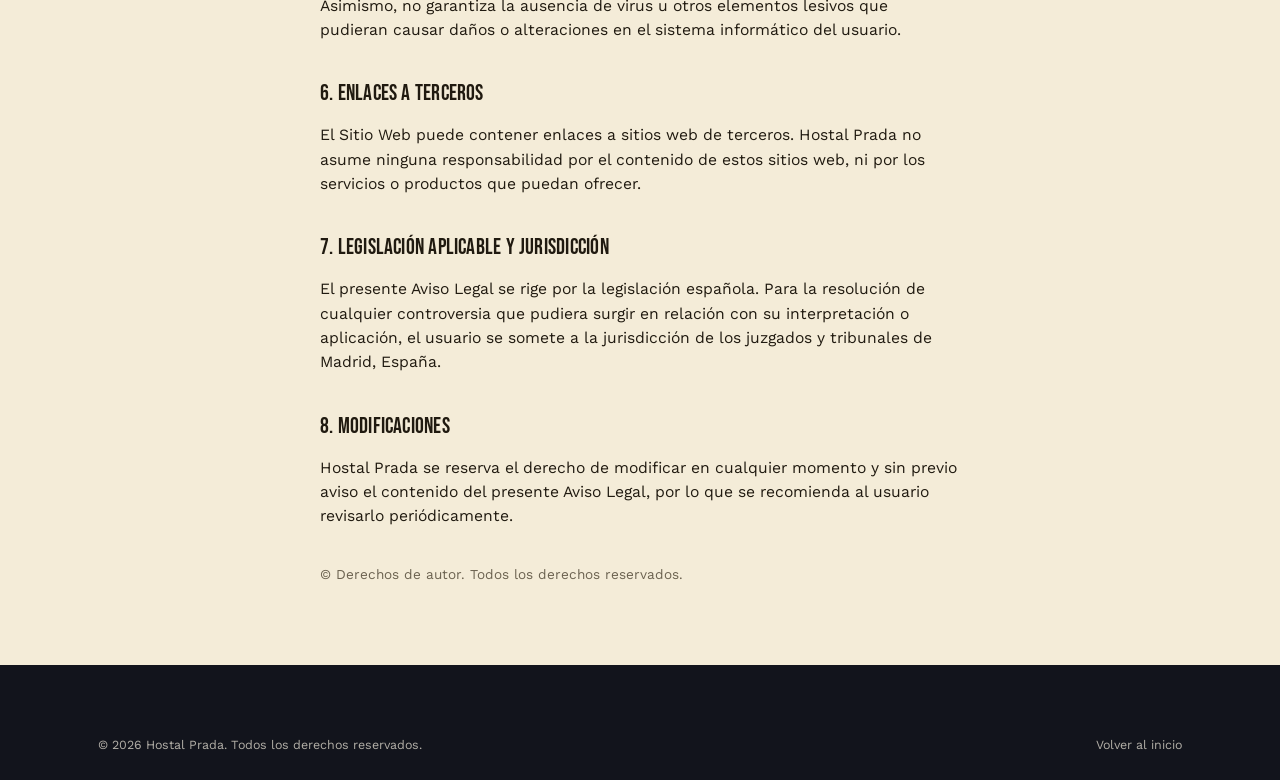
<file: aviso-legal.html>
<!DOCTYPE html>
<html lang="es">
<head>
<meta charset="UTF-8">
<meta name="viewport" content="width=device-width, initial-scale=1.0">
<title>Aviso legal · Hostal Prada</title>
<meta name="robots" content="noindex">
<link rel="preconnect" href="https://fonts.googleapis.com">
<link rel="preconnect" href="https://fonts.gstatic.com" crossorigin>
<link href="https://fonts.googleapis.com/css2?family=Bebas+Neue&family=Space+Mono:wght@400;700&family=Work+Sans:wght@400;500;600;700&display=swap" rel="stylesheet">
<link rel="stylesheet" href="css/style.css">
</head>
<body class="legal-page">
<header class="site-header is-scrolled">
  <div class="container">
    <a href="index.html" class="brand"><span class="brand-mark">★★</span><span class="brand-word">HOSTAL PRADA</span></a>
  </div>
</header>
<main>
  <a class="legal-back" href="index.html">← Volver al inicio</a>
  <h1>Aviso legal</h1>

  <h2>1. Información General</h2>
  <p>En cumplimiento con lo establecido en la Ley 34/2002, de 11 de julio, de Servicios de la Sociedad de la Información y de Comercio Electrónico (LSSI-CE), se informa a los usuarios del sitio web <a href="https://www.hostalprada.es/">www.hostalprada.es</a> de los siguientes datos:</p>
  <ul>
    <li><b>Titular:</b> Hostal Prada</li>
    <li><b>NIF/CIF:</b> 36454866-G</li>
    <li><b>Domicilio:</b> Calle Hortaleza, 19, 28004, Madrid, España</li>
    <li><b>Teléfono de Contacto:</b> +34 91 531 60 88</li>
    <li><b>Correo Electrónico:</b> info@hostalprada.es</li>
  </ul>

  <h2>2. Objeto</h2>
  <p>El presente Aviso Legal regula el uso del sitio web www.hostalprada.es (en adelante, "el Sitio Web"), que pone a disposición del público para proporcionar información sobre nuestros servicios y permitir la reserva de habitaciones en nuestro establecimiento.</p>
  <p>El acceso y uso del Sitio Web implica la aceptación de los términos y condiciones recogidos en este Aviso Legal. El usuario se compromete a utilizar el Sitio Web de conformidad con la ley, la moral, las buenas costumbres y el orden público.</p>

  <h2>3. Propiedad Intelectual e Industrial</h2>
  <p>El diseño del Sitio Web, su código fuente, así como los logotipos, marcas y demás signos distintivos que aparecen en el mismo, pertenecen al titular del Sitio Web o a terceros que han autorizado su uso, y están protegidos por los correspondientes derechos de propiedad intelectual e industrial.</p>
  <p>Queda prohibida la reproducción, distribución, comunicación pública, transformación o cualquier otra forma de explotación de los contenidos del Sitio Web sin la autorización expresa y por escrito del titular.</p>

  <h2>4. Protección de Datos</h2>
  <p>En cumplimiento de lo dispuesto en el Reglamento (UE) 2016/679 del Parlamento Europeo y del Consejo de 27 de abril de 2016 (GDPR) y la Ley Orgánica 3/2018, de 5 de diciembre, de Protección de Datos Personales y garantía de los derechos digitales (LOPDGDD), se informa a los usuarios que los datos personales que proporcionen a través del Sitio Web serán tratados de manera confidencial y serán incorporados a un fichero titularidad de Hostal Prada con la finalidad de gestionar la relación comercial y enviar información relacionada con nuestros servicios.</p>
  <p>Los usuarios pueden ejercer sus derechos de acceso, rectificación, cancelación y oposición enviando una solicitud escrita junto con una copia de su DNI a la siguiente dirección: Calle Hortaleza, 19, 28004, Madrid, España o a través del correo electrónico info@hostalprada.es.</p>

  <h2>5. Responsabilidad</h2>
  <p>El titular del Sitio Web no se hace responsable de los daños o perjuicios que se puedan derivar del uso incorrecto de la información publicada en el Sitio Web. Asimismo, no garantiza la ausencia de virus u otros elementos lesivos que pudieran causar daños o alteraciones en el sistema informático del usuario.</p>

  <h2>6. Enlaces a Terceros</h2>
  <p>El Sitio Web puede contener enlaces a sitios web de terceros. Hostal Prada no asume ninguna responsabilidad por el contenido de estos sitios web, ni por los servicios o productos que puedan ofrecer.</p>

  <h2>7. Legislación Aplicable y Jurisdicción</h2>
  <p>El presente Aviso Legal se rige por la legislación española. Para la resolución de cualquier controversia que pudiera surgir en relación con su interpretación o aplicación, el usuario se somete a la jurisdicción de los juzgados y tribunales de Madrid, España.</p>

  <h2>8. Modificaciones</h2>
  <p>Hostal Prada se reserva el derecho de modificar en cualquier momento y sin previo aviso el contenido del presente Aviso Legal, por lo que se recomienda al usuario revisarlo periódicamente.</p>

  <p style="margin-top:2.2rem;font-size:.85rem;color:var(--muted)">© Derechos de autor. Todos los derechos reservados.</p>
</main>
<footer class="site-footer">
  <div class="container footer-bottom">
    <span>© <span id="year"></span> Hostal Prada. Todos los derechos reservados.</span>
    <a href="index.html">Volver al inicio</a>
  </div>
</footer>
<script>document.getElementById('year').textContent = new Date().getFullYear();</script>
</body>
</html>
</file>
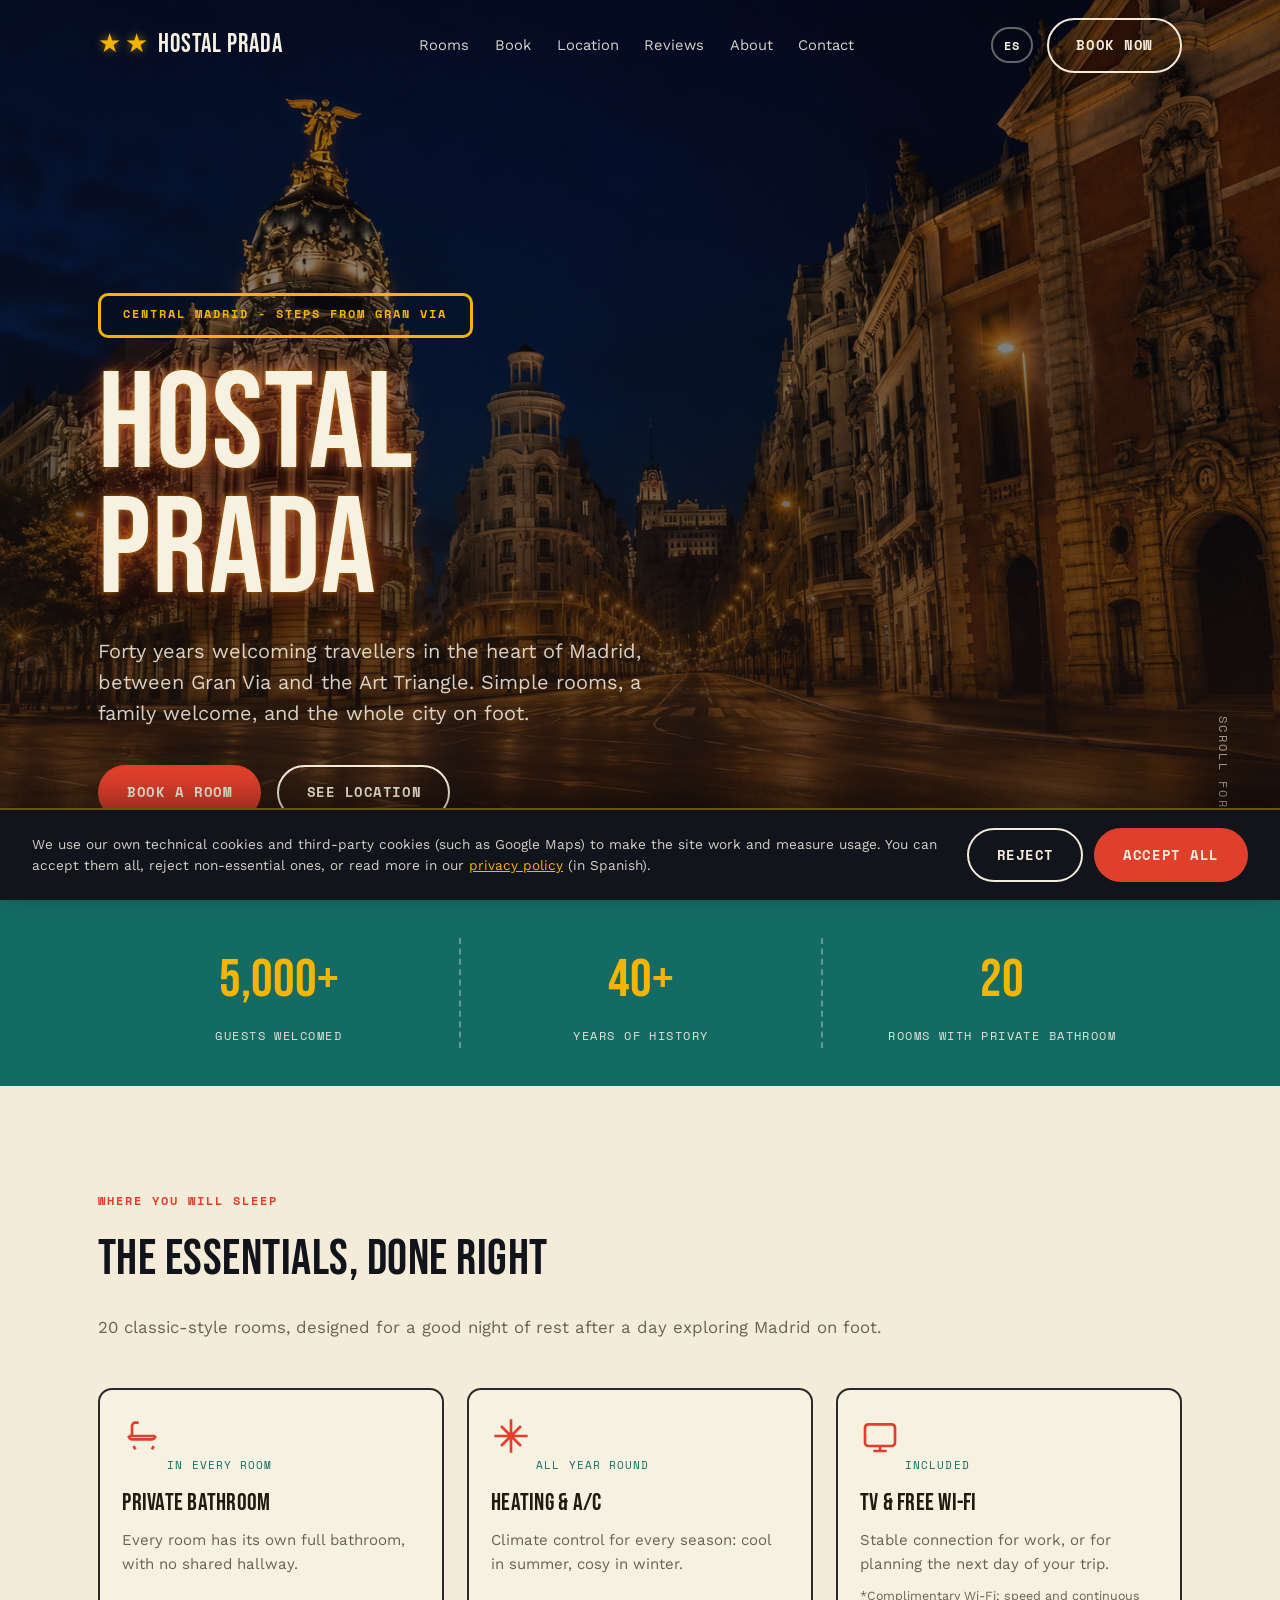
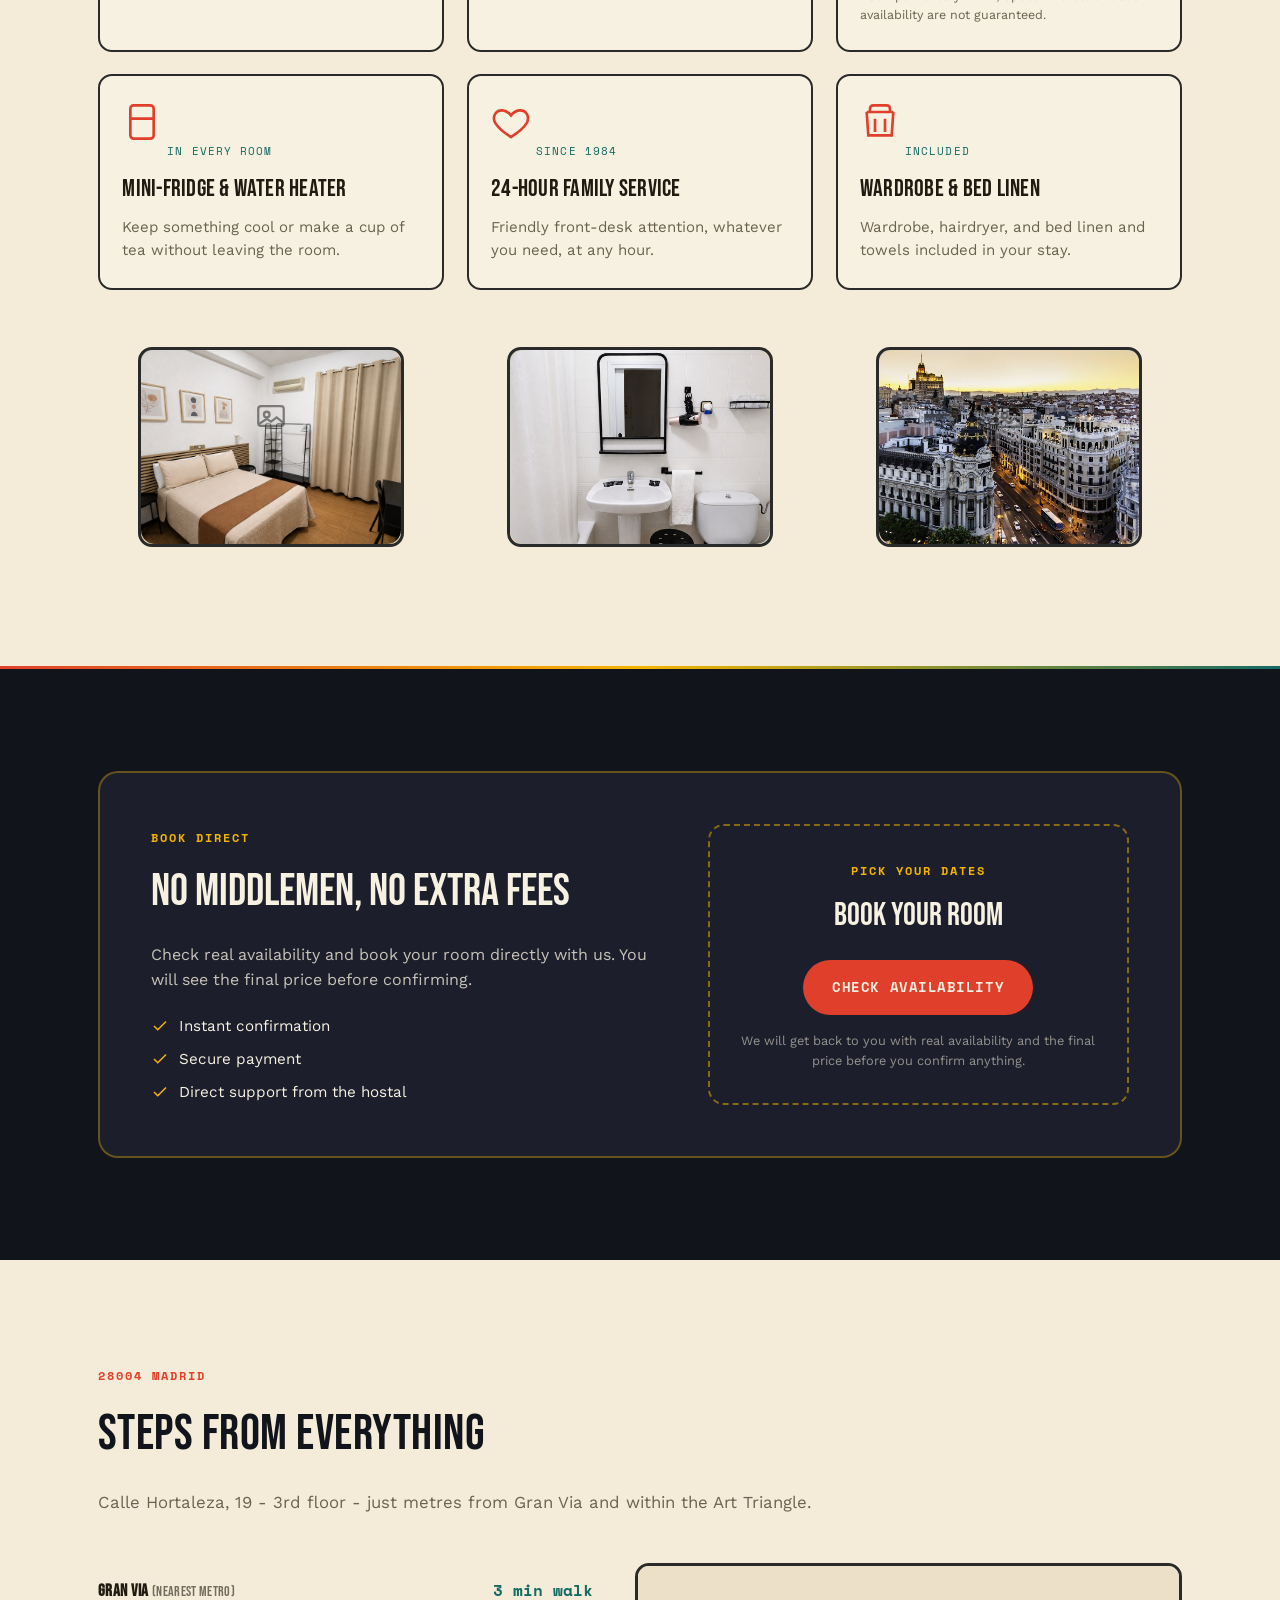
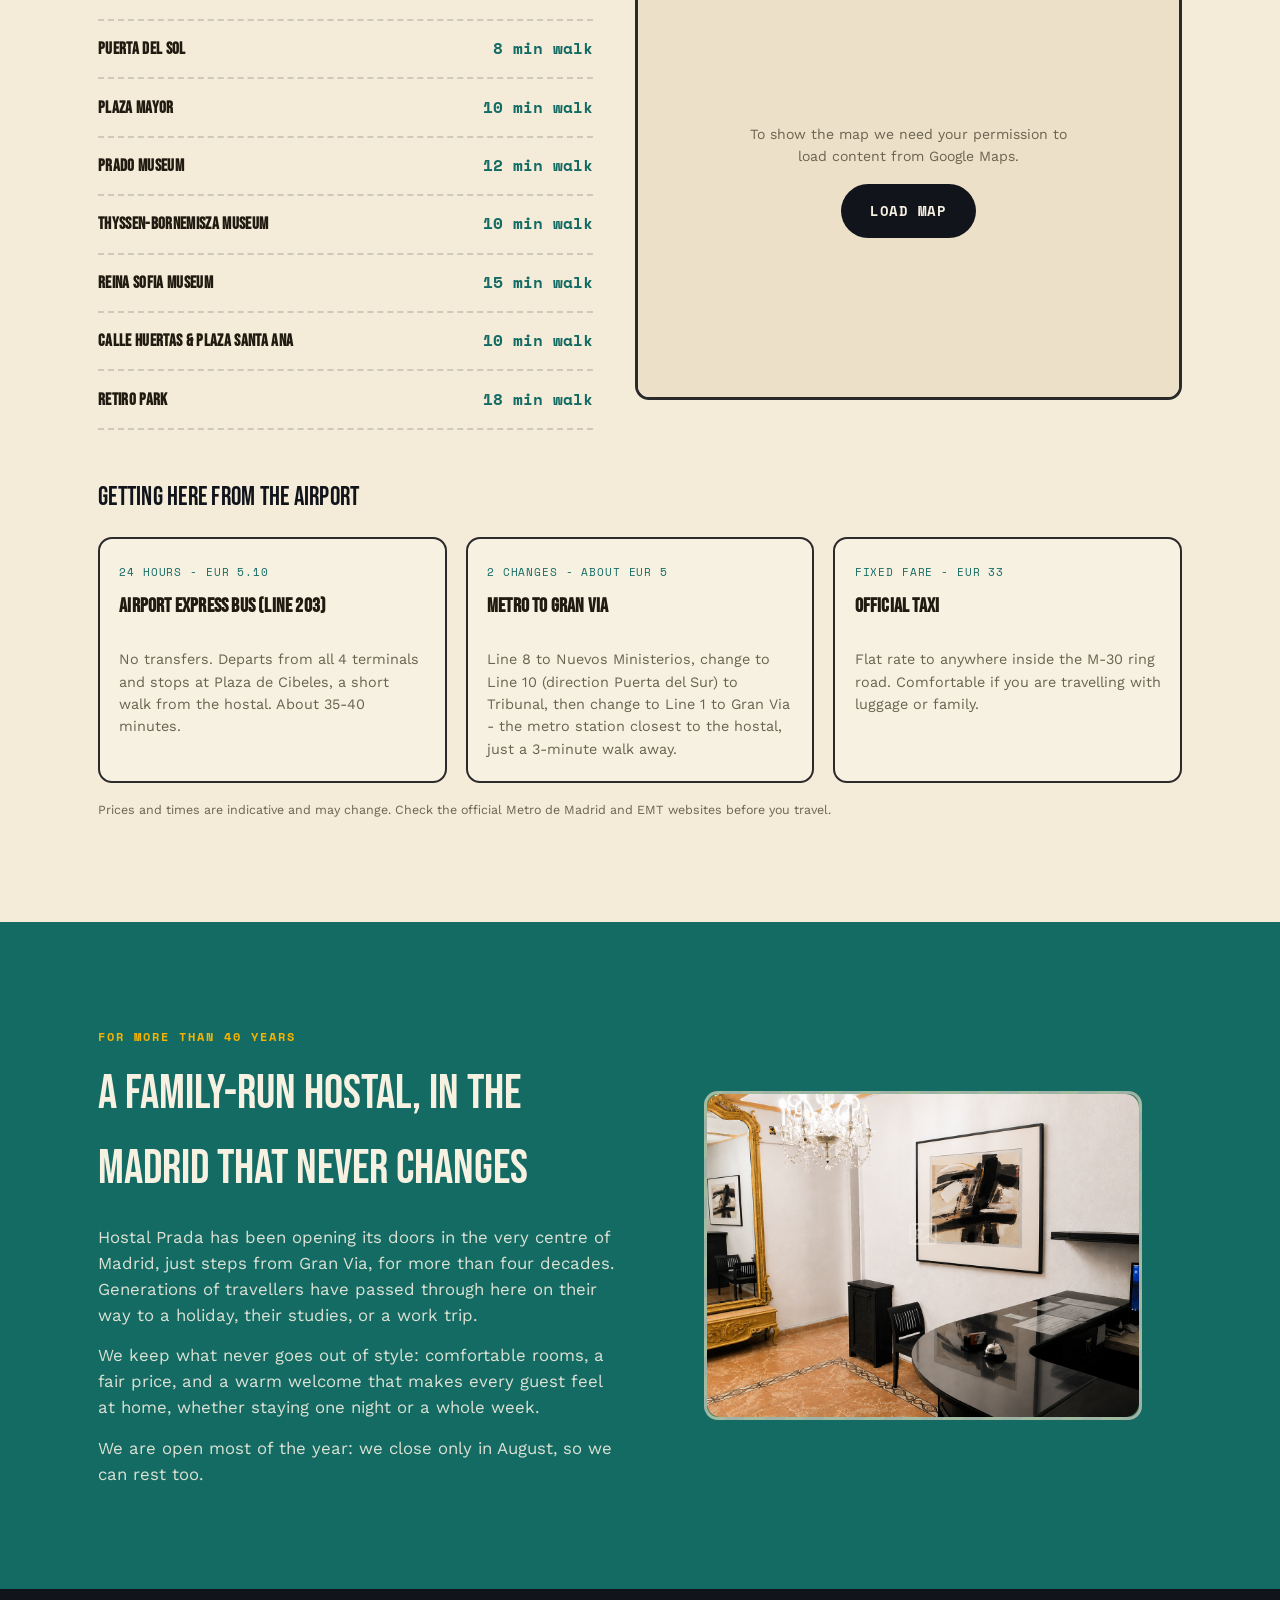
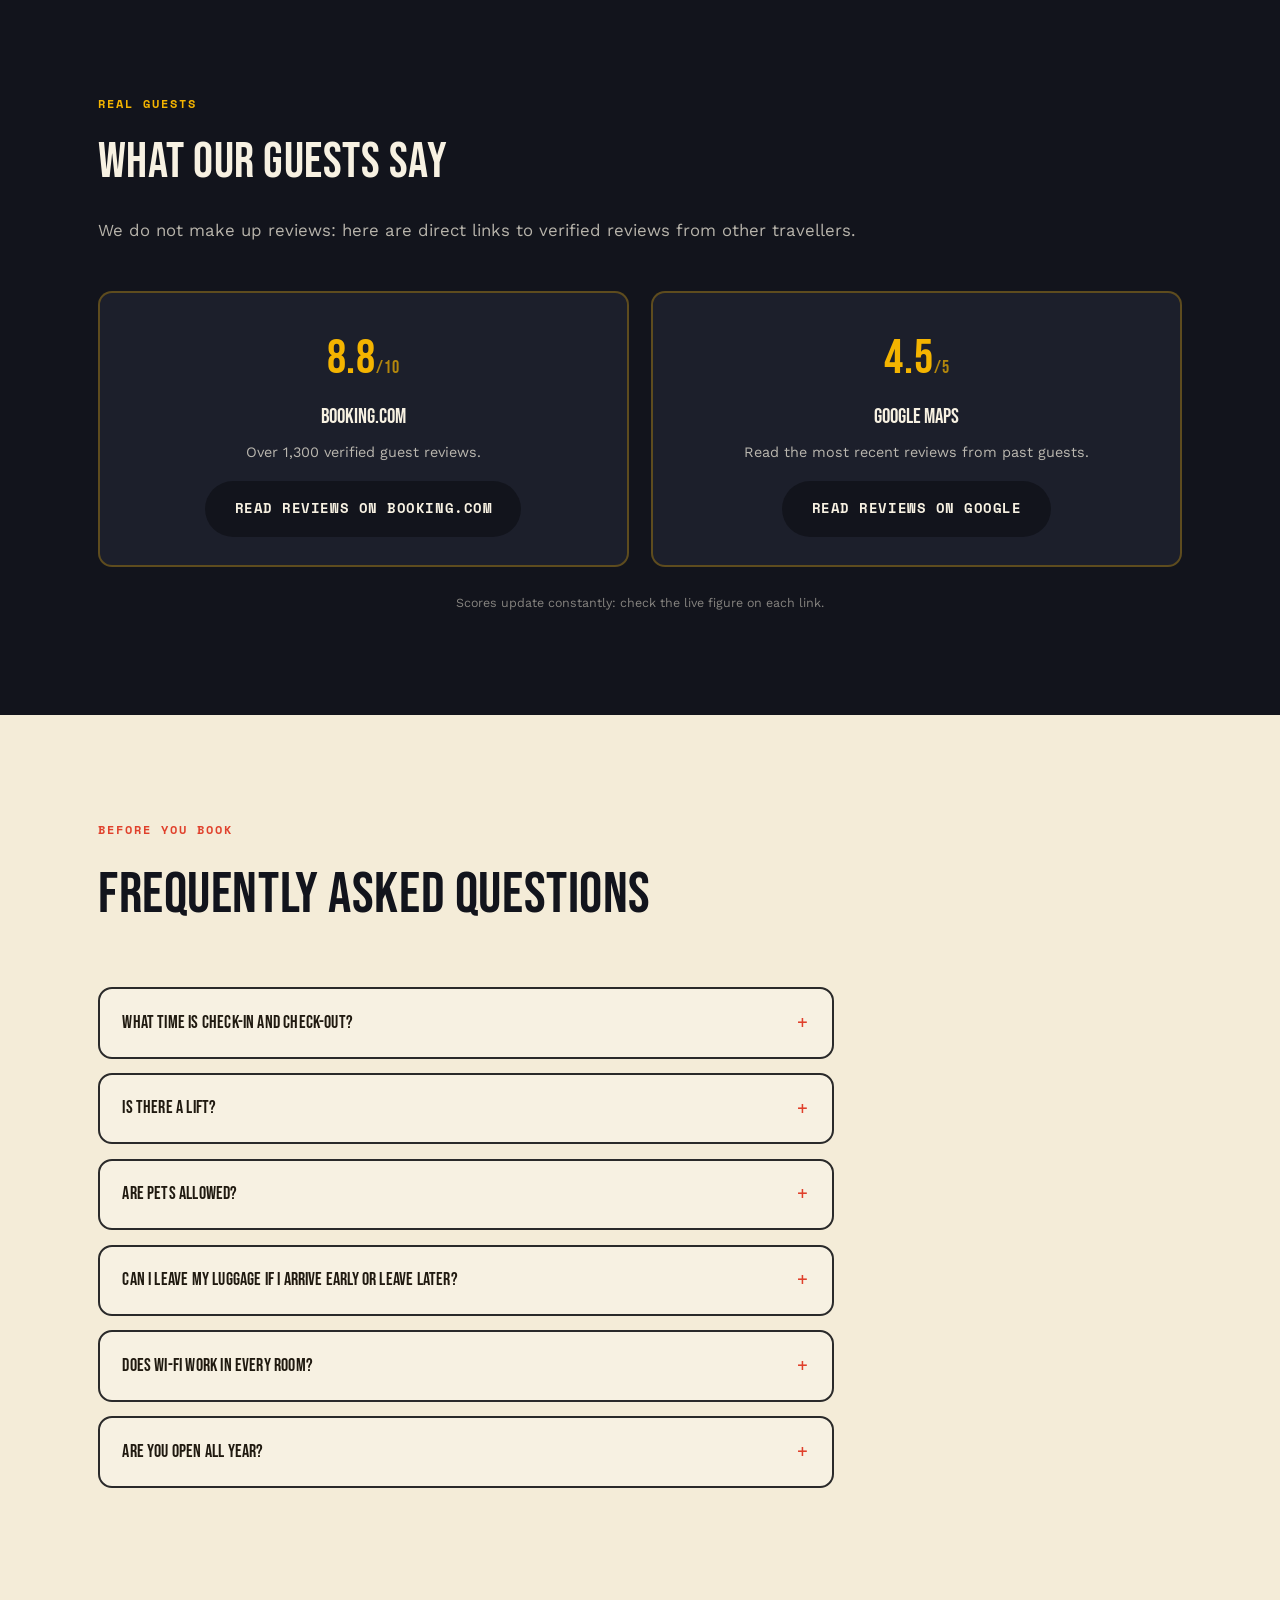
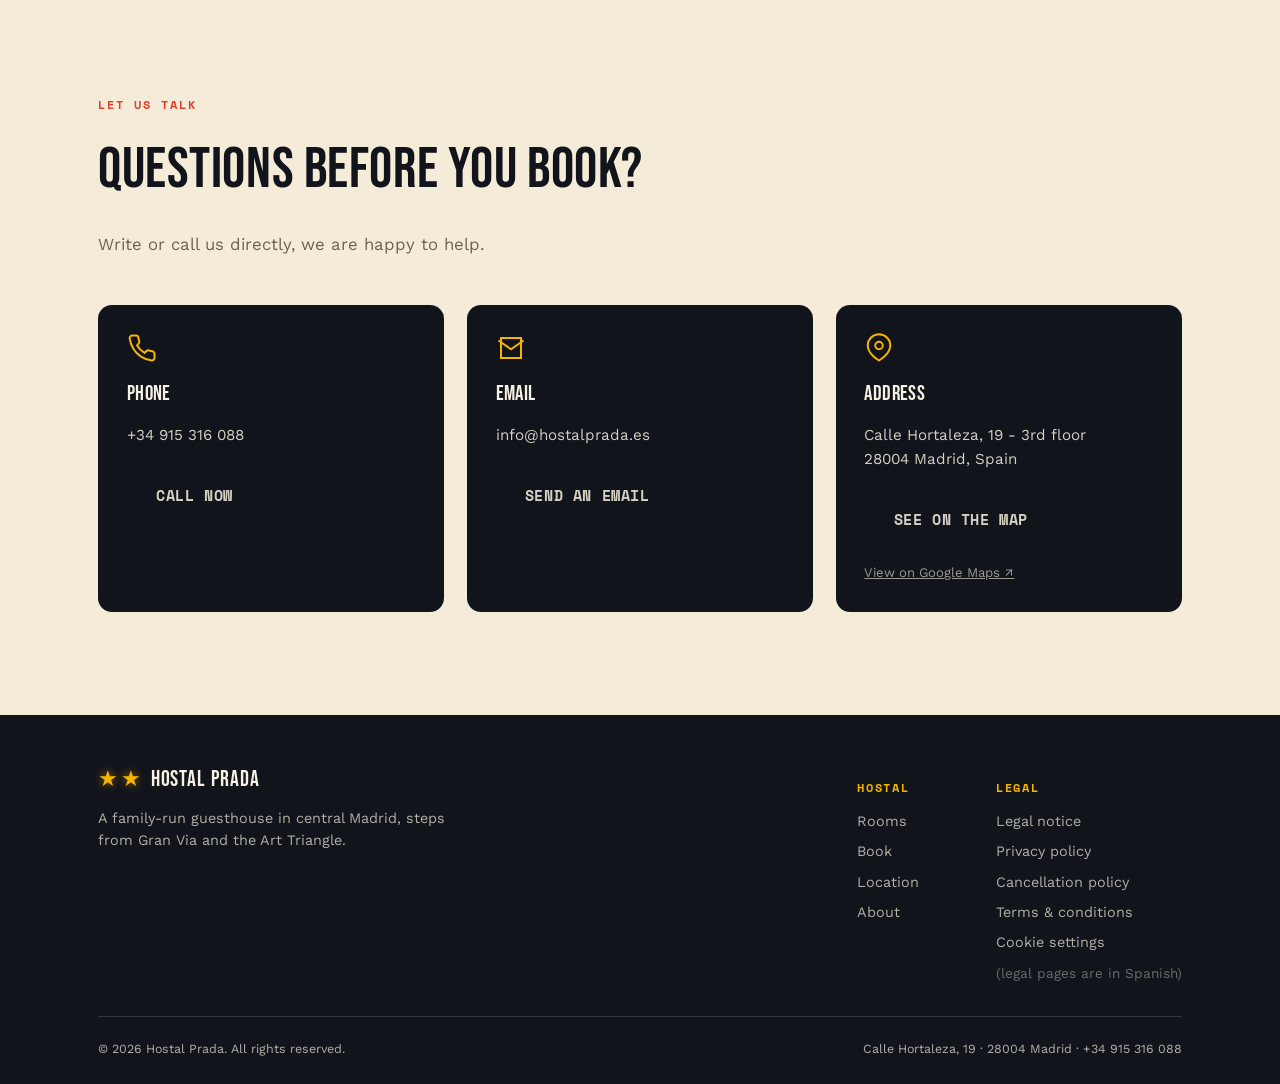
<file: index-en.html>
<!DOCTYPE html>
<html lang="en">
<head>
<meta charset="UTF-8">
<meta name="viewport" content="width=device-width, initial-scale=1.0">
<title>Hostal Prada - Budget Guesthouse in Central Madrid, by Gran Via</title>
<meta name="description" content="Hostal Prada: a family-run, budget-friendly guesthouse in the very centre of Madrid, steps from Gran Via and the Art Triangle. Rooms with private bathroom, A/C and free Wi-Fi. Book direct.">

<!-- Vista previa al compartir el enlace (WhatsApp, email, etc.) -->
<meta property="og:type" content="website">
<meta property="og:site_name" content="Hostal Prada">
<meta property="og:title" content="Hostal Prada - Budget Guesthouse in Central Madrid, by Gran Via">
<meta property="og:description" content="Family-run 2-star guesthouse steps from Gran Via, within the Art Triangle of Madrid. Rooms with private bathroom and direct booking.">
<meta property="og:image" content="https://www.hostalprada.es/images/og-image.jpg">
<meta property="og:image:width" content="1200">
<meta property="og:image:height" content="630">
<meta property="og:url" content="https://www.hostalprada.es/index-en.html">
<meta property="og:locale" content="en_US">
<meta name="twitter:card" content="summary_large_image">
<meta name="twitter:title" content="Hostal Prada - Madrid, by Gran Via">
<meta name="twitter:description" content="Family-run 2-star guesthouse in central Madrid. Rooms with private bathroom, A/C and Wi-Fi. Book direct.">
<meta name="twitter:image" content="https://www.hostalprada.es/images/og-image.jpg">

<link rel="canonical" href="https://www.hostalprada.es/index-en.html">
<link rel="alternate" hreflang="es" href="https://www.hostalprada.es/">
<link rel="alternate" hreflang="en" href="https://www.hostalprada.es/index-en.html">
<link rel="alternate" hreflang="x-default" href="https://www.hostalprada.es/">
<link rel="icon" href="data:image/svg+xml,%3Csvg xmlns='http://www.w3.org/2000/svg' viewBox='0 0 64 64'%3E%3Crect width='64' height='64' rx='12' fill='%2312141c'/%3E%3Ctext x='32' y='42' font-family='Georgia' font-size='34' fill='%23f4b400' text-anchor='middle'%3EP%3C/text%3E%3C/svg%3E">
<link rel="preconnect" href="https://fonts.googleapis.com">
<link rel="preconnect" href="https://fonts.gstatic.com" crossorigin>
<link href="https://fonts.googleapis.com/css2?family=Bebas+Neue&family=Space+Mono:wght@400;700&family=Work+Sans:wght@400;500;600;700&display=swap" rel="stylesheet">
<link rel="stylesheet" href="css/style.css">

<!-- Datos estructurados para buscadores (Google, etc.) -->
<script type="application/ld+json">
{
  "@context": "https://schema.org",
  "@type": "LodgingBusiness",
  "name": "Hostal Prada",
  "description": "Family-run 2-star guesthouse in central Madrid, steps from Gran Via and within the Art Triangle.",
  "inLanguage": "en",
  "url": "https://www.hostalprada.es/",
  "telephone": "+34915316088",
  "email": "info@hostalprada.es",
  "starRating": { "@type": "Rating", "ratingValue": "2" },
  "priceRange": "€€",
  "address": {
    "@type": "PostalAddress",
    "streetAddress": "Calle Hortaleza, 19, 3º",
    "addressLocality": "Madrid",
    "postalCode": "28004",
    "addressCountry": "ES"
  },
  "geo": {
    "@type": "GeoCoordinates",
    "latitude": 40.4229,
    "longitude": -3.6997
  },
  "amenityFeature": [
    { "@type": "LocationFeatureSpecification", "name": "Private bathroom", "value": true },
    { "@type": "LocationFeatureSpecification", "name": "Air conditioning and heating", "value": true },
    { "@type": "LocationFeatureSpecification", "name": "Wi-Fi gratis", "value": true },
    { "@type": "LocationFeatureSpecification", "name": "24-hour reception", "value": true },
    { "@type": "LocationFeatureSpecification", "name": "Ascensor", "value": true }
  ]
}
</script>
</head>
<body>


<!-- ===================== HEADER ===================== -->
<header class="site-header">
  <div class="container">
    <a href="#inicio" class="brand" aria-label="Hostal Prada, home">
      <span class="brand-mark">★★</span>
      <span class="brand-word">HOSTAL PRADA</span>
    </a>
    <nav class="nav-links" id="nav-links">
      <a href="#habitaciones">Rooms</a>
      <a href="#reservas">Book</a>
      <a href="#ubicacion">Location</a>
      <a href="#opiniones">Reviews</a>
      <a href="#nosotros">About</a>
      <a href="#contacto">Contact</a>
    </nav>
    <div class="nav-cta">
      <a href="index.html" class="lang-switch" aria-label="Ver esta pagina en espanol">ES</a>
      <a href="#reservas" class="btn btn-outline">Book now</a>
      <button class="menu-toggle" aria-label="Open menu" aria-expanded="false" aria-controls="nav-links"><span></span></button>
    </div>
  </div>
</header>

<!-- ===================== HERO ===================== -->
<section class="hero" id="inicio">
  <svg class="hero-skyline" viewBox="0 0 1400 900" preserveAspectRatio="xMidYMax slice" xmlns="http://www.w3.org/2000/svg" aria-hidden="true">
    <defs>
      <linearGradient id="sky" x1="0" y1="0" x2="0" y2="1">
        <stop offset="0%" stop-color="#0c0d13"/>
        <stop offset="55%" stop-color="#1a1c27"/>
        <stop offset="100%" stop-color="#2c1a14"/>
      </linearGradient>
      <radialGradient id="glow" cx="50%" cy="38%" r="55%">
        <stop offset="0%" stop-color="#f4b400" stop-opacity="0.18"/>
        <stop offset="100%" stop-color="#f4b400" stop-opacity="0"/>
      </radialGradient>
      <filter id="cloudBlur" x="-50%" y="-50%" width="200%" height="200%">
        <feGaussianBlur stdDeviation="16"/>
      </filter>
    </defs>
    <rect width="1400" height="900" fill="url(#sky)"/>
    <rect width="1400" height="900" fill="url(#glow)"/>
    <!-- slow drifting clouds -->
    <g fill="#ffffff">
      <ellipse class="cloud" style="animation-duration:75s;animation-delay:-8s" cx="150" cy="130" rx="140" ry="30" opacity="0.05" filter="url(#cloudBlur)"/>
      <ellipse class="cloud" style="animation-duration:100s;animation-delay:-40s" cx="600" cy="220" rx="180" ry="36" opacity="0.04" filter="url(#cloudBlur)"/>
      <ellipse class="cloud" style="animation-duration:60s;animation-delay:-20s" cx="1000" cy="90" rx="110" ry="24" opacity="0.05" filter="url(#cloudBlur)"/>
    </g>
    <!-- skyline de Madrid -->
    <g fill="#0c0d13">
      <!-- palacio con cupula y torre esquinera -->
      <rect x="0" y="700" width="150" height="200"/>
      <rect x="45" y="620" width="60" height="80"/>
      <path d="M45,620 A30,55 0 0 1 105,620 Z"/>
      <rect x="71" y="555" width="8" height="30"/>
      <circle cx="75" cy="550" r="7"/>
      <rect x="120" y="560" width="28" height="140"/>
      <path d="M120,560 L134,520 L148,560 Z"/>

      <!-- fila de pequenas cupulas -->
      <rect x="150" y="800" width="110" height="100"/>
      <path d="M165,800 A14,20 0 0 1 193,800 Z"/>
      <path d="M198,800 A14,24 0 0 1 226,800 Z"/>
      <path d="M231,800 A12,18 0 0 1 255,800 Z"/>

      <!-- fuente de Cibeles -->
      <rect x="255" y="870" width="90" height="30" rx="14"/>
      <rect x="288" y="800" width="24" height="70"/>
      <circle cx="300" cy="790" r="13"/>
      <ellipse cx="270" cy="858" rx="10" ry="7"/>
      <ellipse cx="330" cy="858" rx="10" ry="7"/>

      <!-- torre de comunicaciones tipo "piruli" -->
      <path d="M336,900 L346,900 L343,560 L339,560 Z"/>
      <circle cx="341" cy="548" r="10"/>
      <rect x="339" y="500" width="4" height="48"/>

      <!-- torre de aguja -->
      <rect x="380" y="650" width="50" height="250"/>
      <path d="M380,650 L405,580 L430,650 Z"/>
      <circle cx="405" cy="576" r="5"/>

      <rect x="440" y="770" width="80" height="130"/>

      <!-- monumento con columna, estatua y banderas -->
      <path d="M500,760 L500,700 L525,715 Z"/>
      <rect x="525" y="820" width="55" height="80"/>
      <rect x="542" y="650" width="20" height="170"/>
      <circle cx="552" cy="628" r="16"/>
      <path d="M605,760 L605,700 L580,715 Z"/>

      <!-- columnata neoclasica -->
      <rect x="610" y="820" width="210" height="80"/>
      <rect x="620" y="790" width="6" height="30"/><rect x="642" y="790" width="6" height="30"/>
      <rect x="664" y="790" width="6" height="30"/><rect x="686" y="790" width="6" height="30"/>
      <rect x="708" y="790" width="6" height="30"/><rect x="730" y="790" width="6" height="30"/>
      <rect x="752" y="790" width="6" height="30"/><rect x="774" y="790" width="6" height="30"/>
      <rect x="796" y="790" width="6" height="30"/>
      <path d="M690,790 L715,765 L740,790 Z"/>

      <!-- arco monumental (Puerta de Alcala) -->
      <path d="M840,900 L840,770 L960,770 L960,900 L930,900 L930,830 A30,30 0 0 0 870,830 L870,900 Z"/>

      <!-- oso y el madrono -->
      <rect x="965" y="860" width="42" height="40"/>
      <ellipse cx="980" cy="828" rx="13" ry="20"/>
      <circle cx="980" cy="802" r="9"/>
      <circle cx="974" cy="794" r="3"/>
      <circle cx="986" cy="794" r="3"/>
      <rect x="1003" y="790" width="6" height="70"/>
      <circle cx="1006" cy="778" r="16"/>
      <circle cx="996" cy="772" r="2.2"/>
      <circle cx="1016" cy="768" r="2.2"/>
      <circle cx="1006" cy="760" r="2.2"/>
      <circle cx="1000" cy="788" r="2.2"/>

      <!-- torres modernas -->
      <rect x="1030" y="582" width="45" height="318"/>
      <path d="M1030,582 A22.5,22.5 0 0 1 1075,582 Z"/>
      <rect x="1090" y="560" width="55" height="340"/>
      <rect x="1105" y="470" width="25" height="90"/>
      <rect x="1170" y="380" width="20" height="520"/>
      <rect x="1178" y="340" width="4" height="40"/>

      <!-- bloques verticales tipo "libros" -->
      <rect x="1235" y="600" width="24" height="300"/>
      <rect x="1263" y="640" width="24" height="260"/>
      <rect x="1291" y="560" width="24" height="340"/>
      <rect x="1319" y="680" width="24" height="220"/>
      <rect x="1347" y="610" width="24" height="290"/>
      <rect x="1375" y="650" width="20" height="250"/>
    </g>
    <!-- ventanas iluminadas -->
    <g fill="#f4b400">
      <rect class="win" style="animation-delay:.2s" x="20" y="760" width="10" height="14"/><rect class="win" style="animation-delay:1.6s" x="60" y="800" width="10" height="14"/>
      <rect class="win" style="animation-delay:.8s" x="128" y="600" width="10" height="14"/><rect class="win" style="animation-delay:2.4s" x="128" y="640" width="10" height="14"/>
      <rect class="win" style="animation-delay:0s" x="170" y="840" width="9" height="12"/><rect class="win" style="animation-delay:1.9s" x="210" y="840" width="9" height="12"/>
      <rect class="win" style="animation-delay:1.1s" x="630" y="850" width="9" height="12"/><rect class="win" style="animation-delay:2.7s" x="670" y="850" width="9" height="12"/>
      <rect class="win" style="animation-delay:.5s" x="710" y="850" width="9" height="12"/><rect class="win" style="animation-delay:1.4s" x="750" y="850" width="9" height="12"/>
      <rect class="win" style="animation-delay:2.1s" x="790" y="850" width="9" height="12"/>
      <rect class="win" style="animation-delay:.3s" x="1045" y="620" width="10" height="14"/><rect class="win" style="animation-delay:1.7s" x="1045" y="670" width="10" height="14"/>
      <rect class="win" style="animation-delay:1s" x="1105" y="610" width="10" height="14"/><rect class="win" style="animation-delay:2.5s" x="1105" y="660" width="10" height="14"/>
      <rect class="win" style="animation-delay:.6s" x="1245" y="660" width="8" height="12"/><rect class="win" style="animation-delay:2s" x="1300" y="630" width="8" height="12"/><rect class="win" style="animation-delay:1.3s" x="1355" y="670" width="8" height="12"/>
    </g>
  </svg>

  <div class="hero-slideshow" aria-hidden="true">
    <img class="slide" src="images/noche-1.jpg" alt="" loading="eager" onerror="this.remove()">
    <img class="slide" src="images/noche-2.jpg" alt="" loading="lazy" onerror="this.remove()">
    <img class="slide" src="images/noche-3.jpg" alt="" loading="lazy" onerror="this.remove()">
    <img class="slide" src="images/noche-4.jpg" alt="" loading="lazy" onerror="this.remove()">
    <img class="slide" src="images/noche-5.jpg" alt="" loading="lazy" onerror="this.remove()">
    <img class="slide" src="images/noche-6.jpg" alt="" loading="lazy" onerror="this.remove()">
  </div>
  <div class="hero-overlay"></div>

  <div class="container hero-inner">
    <div class="hero-sign">
      <span class="eyebrow" style="color:#f4b400">Central Madrid - steps from Gran Via</span>
    </div>
    <h1>HOSTAL<br>PRADA</h1>
    <p class="hero-sub">Forty years welcoming travellers in the heart of Madrid, between Gran Via and the Art Triangle. Simple rooms, a family welcome, and the whole city on foot.</p>
    <div class="hero-actions">
      <a class="btn btn-neon" href="https://hotels.cloudbeds.com/reservation/Gvmgzj" target="_blank" rel="noopener">Book a room</a>
      <a class="btn btn-outline" href="#ubicacion">See location</a>
    </div>
  </div>
  <span class="hero-scroll">Scroll for more &#8595;</span>
</section>

<!-- ===================== STATS ===================== -->
<section class="stats-strip">
  <div class="container">
    <div class="stat">
      <span class="num">5,000+</span>
      <span class="label">Guests welcomed</span>
    </div>
    <div class="stat">
      <span class="num">40+</span>
      <span class="label">Years of history</span>
    </div>
    <div class="stat">
      <span class="num">20</span>
      <span class="label">Rooms with private bathroom</span>
    </div>
  </div>
</section>

<!-- ===================== HABITACIONES ===================== -->
<section class="rooms" id="habitaciones">
  <div class="container">
    <div class="section-head section-head--wide reveal">
      <span class="eyebrow">Where you will sleep</span>
      <h2>The essentials, done right</h2>
      <p>20 classic-style rooms, designed for a good night of rest after a day exploring Madrid on foot.</p>
    </div>

    <div class="room-grid">
      <div class="room-card reveal">
        <svg class="icon" viewBox="0 0 24 24" fill="none" stroke="currentColor" stroke-width="1.6"><path d="M4 12h16M6 12V6a2 2 0 012-2h2M8 20l-1-2M18 20l1-2M4 12a2 2 0 002 2h12a2 2 0 002-2"/></svg>
        <span class="tag">In every room</span>
        <h3>Private bathroom</h3>
        <p>Every room has its own full bathroom, with no shared hallway.</p>
      </div>
      <div class="room-card reveal">
        <svg class="icon" viewBox="0 0 24 24" fill="none" stroke="currentColor" stroke-width="1.6"><path d="M12 2v20M2 12h20M6 6l12 12M18 6L6 18"/></svg>
        <span class="tag">All year round</span>
        <h3>Heating & A/C</h3>
        <p>Climate control for every season: cool in summer, cosy in winter.</p>
      </div>
      <div class="room-card reveal">
        <svg class="icon" viewBox="0 0 24 24" fill="none" stroke="currentColor" stroke-width="1.6"><rect x="3" y="5" width="18" height="13" rx="2"/><path d="M8 21h8M12 18v3"/></svg>
        <span class="tag">Included</span>
        <h3>TV & free Wi-Fi</h3>
        <p>Stable connection for work, or for planning the next day of your trip.</p>
        <p style="margin-top:.6rem;font-size:.78rem;color:var(--muted);">*Complimentary Wi-Fi; speed and continuous availability are not guaranteed.</p>
      </div>
      <div class="room-card reveal">
        <svg class="icon" viewBox="0 0 24 24" fill="none" stroke="currentColor" stroke-width="1.6"><rect x="5" y="2" width="14" height="20" rx="2"/><path d="M5 10h14M9 5h.01M9 14h.01"/></svg>
        <span class="tag">In every room</span>
        <h3>Mini-fridge & water heater</h3>
        <p>Keep something cool or make a cup of tea without leaving the room.</p>
      </div>
      <div class="room-card reveal">
        <svg class="icon" viewBox="0 0 24 24" fill="none" stroke="currentColor" stroke-width="1.6"><path d="M12 21s-7-4.35-9.5-8.5C.5 8.5 3 5 6.5 5 9 5 11 6.8 12 8c1-1.2 3-3 5.5-3 3.5 0 6 3.5 4 7.5C19 16.65 12 21 12 21z"/></svg>
        <span class="tag">Since 1984</span>
        <h3>24-hour family service</h3>
        <p>Friendly front-desk attention, whatever you need, at any hour.</p>
      </div>
      <div class="room-card reveal">
        <svg class="icon" viewBox="0 0 24 24" fill="none" stroke="currentColor" stroke-width="1.6"><path d="M4 6h16M6 6V4a2 2 0 012-2h8a2 2 0 012 2v2M4 6l1 14h14l1-14"/><path d="M9 10v8M15 10v8"/></svg>
        <span class="tag">Included</span>
        <h3>Wardrobe & bed linen</h3>
        <p>Wardrobe, hairdryer, and bed linen and towels included in your stay.</p>
      </div>
    </div>

    <div class="room-photos">
      <figure class="postcard reveal">
        <img class="real-photo" src="images/habitacion-1.jpg" alt="A room at Hostal Prada" loading="lazy" onerror="this.remove()">
        <svg class="ph-icon" viewBox="0 0 24 24" fill="none" stroke="currentColor" stroke-width="1.6"><rect x="3" y="5" width="18" height="14" rx="2"/><circle cx="9" cy="11" r="2"/><path d="M21 17l-5-4-4 3-3-2-6 4"/></svg>
        <span>Photo of a room<br>save it as <code>images/habitacion-1.jpg</code></span>
      </figure>
      <figure class="postcard reveal">
        <img class="real-photo" src="images/bano.jpg" alt="Private bathroom at Hostal Prada" loading="lazy" onerror="this.remove()">
        <svg class="ph-icon" viewBox="0 0 24 24" fill="none" stroke="currentColor" stroke-width="1.6"><rect x="3" y="5" width="18" height="14" rx="2"/><circle cx="9" cy="11" r="2"/><path d="M21 17l-5-4-4 3-3-2-6 4"/></svg>
        <span>Photo of a private bathroom<br>save it as <code>images/bano.jpg</code></span>
      </figure>
      <figure class="postcard reveal">
        <img class="real-photo" src="images/fachada.jpg" alt="Facade of Hostal Prada" loading="lazy" onerror="this.remove()">
        <svg class="ph-icon" viewBox="0 0 24 24" fill="none" stroke="currentColor" stroke-width="1.6"><rect x="3" y="5" width="18" height="14" rx="2"/><circle cx="9" cy="11" r="2"/><path d="M21 17l-5-4-4 3-3-2-6 4"/></svg>
        <span>Photo of reception or the facade<br>save it as <code>images/fachada.jpg</code></span>
      </figure>
    </div>
  </div>
</section>

<div class="tile-divider"></div>

<!-- ===================== RESERVAS ===================== -->
<section class="booking" id="reservas">
  <div class="container">
    <div class="booking-panel">
      <div class="booking-copy reveal">
        <span class="eyebrow" style="color:var(--neon-gold)">Book direct</span>
        <h2 style="font-family:var(--font-display);font-size:clamp(2rem,4vw,2.8rem);margin-top:.5rem;">No middlemen, no extra fees</h2>
        <p>Check real availability and book your room directly with us. You will see the final price before confirming.</p>
        <ul class="booking-list">
          <li><svg viewBox="0 0 24 24" fill="none" stroke="currentColor" stroke-width="2"><path d="M20 6L9 17l-5-5"/></svg> Instant confirmation</li>
          <li><svg viewBox="0 0 24 24" fill="none" stroke="currentColor" stroke-width="2"><path d="M20 6L9 17l-5-5"/></svg> Secure payment</li>
          <li><svg viewBox="0 0 24 24" fill="none" stroke="currentColor" stroke-width="2"><path d="M20 6L9 17l-5-5"/></svg> Direct support from the hostal</li>
        </ul>
      </div>
      <div class="booking-cta reveal">
        <span class="eyebrow">Pick your dates</span>
        <h3>Book your room</h3>
        <a class="btn btn-neon" href="https://hotels.cloudbeds.com/reservation/Gvmgzj" target="_blank" rel="noopener">Check availability</a>
        <p class="booking-note">We will get back to you with real availability and the final price before you confirm anything.</p>
      </div>
    </div>
  </div>
</section>

<!-- ===================== UBICACIÓN ===================== -->
<section class="location" id="ubicacion">
  <div class="container">
    <div class="section-head section-head--wide reveal">
      <span class="eyebrow">28004 Madrid</span>
      <h2>Steps from everything</h2>
      <p>Calle Hortaleza, 19 - 3rd floor - just metres from Gran Via and within the Art Triangle.</p>
    </div>
    <div class="location-grid">
      <ul class="distance-list reveal">
        <li><b>Gran Via <small style="opacity:.6;font-weight:400;">(nearest metro)</small></b><span class="time">3 min walk</span></li>
        <li><b>Puerta del Sol</b><span class="time">8 min walk</span></li>
        <li><b>Plaza Mayor</b><span class="time">10 min walk</span></li>
        <li><b>Prado Museum</b><span class="time">12 min walk</span></li>
        <li><b>Thyssen-Bornemisza Museum</b><span class="time">10 min walk</span></li>
        <li><b>Reina Sofia Museum</b><span class="time">15 min walk</span></li>
        <li><b>Calle Huertas & Plaza Santa Ana</b><span class="time">10 min walk</span></li>
        <li><b>Retiro Park</b><span class="time">18 min walk</span></li>
      </ul>
      <div class="map-frame reveal" id="map-frame">
        <div class="map-placeholder" id="map-placeholder">
          <p>To show the map we need your permission to load content from Google Maps.</p>
          <button type="button" class="btn btn-dark" onclick="loadMap()">Load map</button>
        </div>
        <iframe
          id="map-iframe"
          data-src="https://www.google.com/maps?q=Calle+Hortaleza+19,+28004+Madrid&output=embed"
          loading="lazy"
          referrerpolicy="no-referrer-when-downgrade"
          title="Map of the location of Hostal Prada"
          style="display:none;">
        </iframe>
      </div>
    </div>

    <div class="airport-block reveal">
      <h3>Getting here from the airport</h3>
      <div class="airport-grid">
        <div class="airport-card">
          <span class="tag">24 hours - EUR 5.10</span>
          <h4>Airport Express bus (line 203)</h4>
          <p>No transfers. Departs from all 4 terminals and stops at Plaza de Cibeles, a short walk from the hostal. About 35-40 minutes.</p>
        </div>
        <div class="airport-card">
          <span class="tag">2 changes - about EUR 5</span>
          <h4>Metro to Gran Via</h4>
          <p>Line 8 to Nuevos Ministerios, change to Line 10 (direction Puerta del Sur) to Tribunal, then change to Line 1 to Gran Via - the metro station closest to the hostal, just a 3-minute walk away.</p>
        </div>
        <div class="airport-card">
          <span class="tag">Fixed fare - EUR 33</span>
          <h4>Official taxi</h4>
          <p>Flat rate to anywhere inside the M-30 ring road. Comfortable if you are travelling with luggage or family.</p>
        </div>
      </div>
      <p class="airport-note">Prices and times are indicative and may change. Check the official Metro de Madrid and EMT websites before you travel.</p>
    </div>
  </div>
</section>

<!-- ===================== NOSOTROS ===================== -->
<section class="about" id="nosotros">
  <div class="container about-grid">
    <div class="reveal">
      <span class="eyebrow" style="color:var(--neon-gold)">For more than 40 years</span>
      <h2 style="font-family:var(--font-display);font-size:clamp(2.2rem,4.5vw,3rem);margin-top:.5rem;">A family-run hostal, in the Madrid that never changes</h2>
      <p>Hostal Prada has been opening its doors in the very centre of Madrid, just steps from Gran Via, for more than four decades. Generations of travellers have passed through here on their way to a holiday, their studies, or a work trip.</p>
      <p>We keep what never goes out of style: comfortable rooms, a fair price, and a warm welcome that makes every guest feel at home, whether staying one night or a whole week.</p>
      <p>We are open most of the year: we close only in August, so we can rest too.</p>
    </div>
    <figure class="postcard about-postcard reveal">
      <img class="real-photo" src="images/nosotros.jpg" alt="Team of Hostal Prada" loading="lazy" onerror="this.remove()">
      <svg class="ph-icon" viewBox="0 0 24 24" fill="none" stroke="currentColor" stroke-width="1.6"><rect x="3" y="5" width="18" height="14" rx="2"/><circle cx="9" cy="11" r="2"/><path d="M21 17l-5-4-4 3-3-2-6 4"/></svg>
      <span>Photo of the team or the entrance<br>save it as <code>images/nosotros.jpg</code></span>
    </figure>
  </div>
</section>

<!-- ===================== OPINIONES ===================== -->
<section class="reviews" id="opiniones">
  <div class="container">
    <div class="section-head section-head--wide reveal">
      <span class="eyebrow">Real guests</span>
      <h2>What our guests say</h2>
      <p>We do not make up reviews: here are direct links to verified reviews from other travellers.</p>
    </div>
    <div class="reviews-grid">
      <div class="review-card reveal">
        <span class="review-score">8.8<small>/10</small></span>
        <h3>Booking.com</h3>
        <p>Over 1,300 verified guest reviews.</p>
        <a class="btn btn-dark" href="https://www.booking.com/hotel/es/hostal-prada.es.html" target="_blank" rel="noopener">Read reviews on Booking.com</a>
      </div>
      <div class="review-card reveal">
        <span class="review-score">4.5<small>/5</small></span>
        <h3>Google Maps</h3>
        <p>Read the most recent reviews from past guests.</p>
        <a class="btn btn-dark" href="https://www.google.com/maps/search/?api=1&query=Hostal+Prada+Calle+Hortaleza+19+Madrid" target="_blank" rel="noopener">Read reviews on Google</a>
      </div>
    </div>
    <p class="reviews-note">Scores update constantly: check the live figure on each link.</p>
  </div>
</section>

<!-- ===================== PREGUNTAS FRECUENTES ===================== -->
<section class="faq" id="faq">
  <div class="container">
    <div class="section-head reveal">
      <span class="eyebrow">Before you book</span>
      <h2>Frequently asked questions</h2>
    </div>
    <div class="faq-list reveal">
      <details class="faq-item">
        <summary>What time is check-in and check-out?</summary>
        <p>Check-in starts at 2:00 PM and check-out must be no later than 12:00 PM (noon). Our front desk is open 24 hours for anything else you need.</p>
      </details>
      <details class="faq-item">
        <summary>Is there a lift?</summary>
        <p>Yes, the building has a lift.</p>
      </details>
      <details class="faq-item">
        <summary>Are pets allowed?</summary>
        <p>No, we do not currently allow pets at the hostal.</p>
      </details>
      <details class="faq-item">
        <summary>Can I leave my luggage if I arrive early or leave later?</summary>
        <p>Yes, we offer a luggage storage service, whether you arrive before check-in or your flight leaves later in the day.</p>
      </details>
      <details class="faq-item">
        <summary>Does Wi-Fi work in every room?</summary>
        <p>Yes, it is free throughout the hostal. As a complimentary service, we cannot guarantee speed or continuous availability.</p>
      </details>
      <details class="faq-item">
        <summary>Are you open all year?</summary>
        <p>We close during the month of August for our own break. The rest of the year we are open as usual.</p>
      </details>
    </div>
  </div>
</section>

<!-- ===================== CONTACTO ===================== -->
<section class="contact" id="contacto">
  <div class="container">
    <div class="section-head reveal">
      <span class="eyebrow">Let us talk</span>
      <h2>Questions before you book?</h2>
      <p>Write or call us directly, we are happy to help.</p>
    </div>
    <div class="contact-grid">
      <div class="contact-card reveal">
        <svg class="icon" viewBox="0 0 24 24" fill="none" stroke="currentColor" stroke-width="1.6"><path d="M22 16.92v3a2 2 0 01-2.18 2 19.79 19.79 0 01-8.63-3.07 19.5 19.5 0 01-6-6 19.79 19.79 0 01-3.07-8.67A2 2 0 014.11 2h3a2 2 0 012 1.72c.12.9.33 1.78.63 2.63a2 2 0 01-.45 2.11L8.09 9.91a16 16 0 006 6l1.45-1.45a2 2 0 012.11-.45c.85.3 1.73.51 2.63.63A2 2 0 0122 16.92z"/></svg>
        <h3>Phone</h3>
        <a href="tel:+34915316088">+34 915 316 088</a>
        <a class="btn btn-dark" href="tel:+34915316088">Call now</a>
      </div>
      <div class="contact-card reveal">
        <svg class="icon" viewBox="0 0 24 24" fill="none" stroke="currentColor" stroke-width="1.6"><path d="M4 4h16v16H4z"/><path d="M22 6l-10 7L2 6"/></svg>
        <h3>Email</h3>
        <a href="mailto:info@hostalprada.es">info@hostalprada.es</a>
        <a class="btn btn-dark" href="mailto:info@hostalprada.es">Send an email</a>
      </div>
      <div class="contact-card reveal">
        <svg class="icon" viewBox="0 0 24 24" fill="none" stroke="currentColor" stroke-width="1.6"><path d="M21 10c0 7-9 12-9 12s-9-5-9-12a9 9 0 0118 0z"/><circle cx="12" cy="10" r="3"/></svg>
        <h3>Address</h3>
        <p>Calle Hortaleza, 19 - 3rd floor<br>28004 Madrid, Spain</p>
        <a class="btn btn-dark" href="#ubicacion">See on the map</a>
        <a class="contact-card__link" href="https://www.google.com/maps/search/?api=1&query=Hostal+Prada+Calle+Hortaleza+19+Madrid" target="_blank" rel="noopener">View on Google Maps &#8599;</a>
      </div>
    </div>
  </div>
</section>

<!-- ===================== FOOTER ===================== -->
<footer class="site-footer">
  <div class="container">
    <div class="footer-top">
      <div class="footer-brand">
        <div class="brand">
          <span class="brand-mark">★★</span>
          <span class="brand-word">HOSTAL PRADA</span>
        </div>
        <p>A family-run guesthouse in central Madrid, steps from Gran Via and the Art Triangle.</p>
      </div>
      <div class="footer-links">
        <div>
          <h4>Hostal</h4>
          <ul>
            <li><a href="#habitaciones">Rooms</a></li>
            <li><a href="#reservas">Book</a></li>
            <li><a href="#ubicacion">Location</a></li>
            <li><a href="#nosotros">About</a></li>
          </ul>
        </div>
        <div>
          <h4>Legal</h4>
          <ul>
            <li><a href="aviso-legal.html">Legal notice</a></li>
            <li><a href="politica-privacidad.html">Privacy policy</a></li>
            <li><a href="politica-cancelacion.html">Cancellation policy</a></li>
            <li><a href="terminos-condiciones.html">Terms & conditions</a></li>
            <li><a href="#" onclick="openCookieSettings(event)">Cookie settings</a></li>
            <li><span style="opacity:.55;font-size:.85rem;">(legal pages are in Spanish)</span></li>
          </ul>
        </div>
      </div>
    </div>
    <div class="footer-bottom">
      <span>&copy; <span id="year"></span> Hostal Prada. All rights reserved.</span>
      <span>Calle Hortaleza, 19 · 28004 Madrid · +34 915 316 088</span>
    </div>
  </div>
</footer>

<!-- Aviso de cookies -->
<!-- Floating call button (mobile only) -->
<a href="tel:+34915316088" class="call-fab" aria-label="Call Hostal Prada">
  <svg viewBox="0 0 24 24" fill="none" stroke="currentColor" stroke-width="1.8"><path d="M22 16.92v3a2 2 0 01-2.18 2 19.79 19.79 0 01-8.63-3.07 19.5 19.5 0 01-6-6 19.79 19.79 0 01-3.07-8.67A2 2 0 014.11 2h3a2 2 0 012 1.72c.12.9.33 1.78.63 2.63a2 2 0 01-.45 2.11L8.09 9.91a16 16 0 006 6l1.45-1.45a2 2 0 012.11-.45c.85.3 1.73.51 2.63.63A2 2 0 0122 16.92z"/></svg>
</a>

<div id="cookie-banner" class="cookie-banner" role="dialog" aria-label="Cookie notice" aria-live="polite">
  <div class="cookie-banner__text">
    <p>We use our own technical cookies and third-party cookies (such as Google Maps) to make the site work and measure usage. You can accept them all, reject non-essential ones, or read more in our <a href="politica-privacidad.html">privacy policy</a> (in Spanish).</p>
  </div>
  <div class="cookie-banner__actions">
    <button type="button" class="btn btn-outline" onclick="setCookieConsent('rejected')">Reject</button>
    <button type="button" class="btn btn-neon" onclick="setCookieConsent('accepted')">Accept all</button>
  </div>
</div>

<script>document.getElementById('year').textContent = new Date().getFullYear();</script>
<script src="js/main.js"></script>

</body>
</html>
</file>
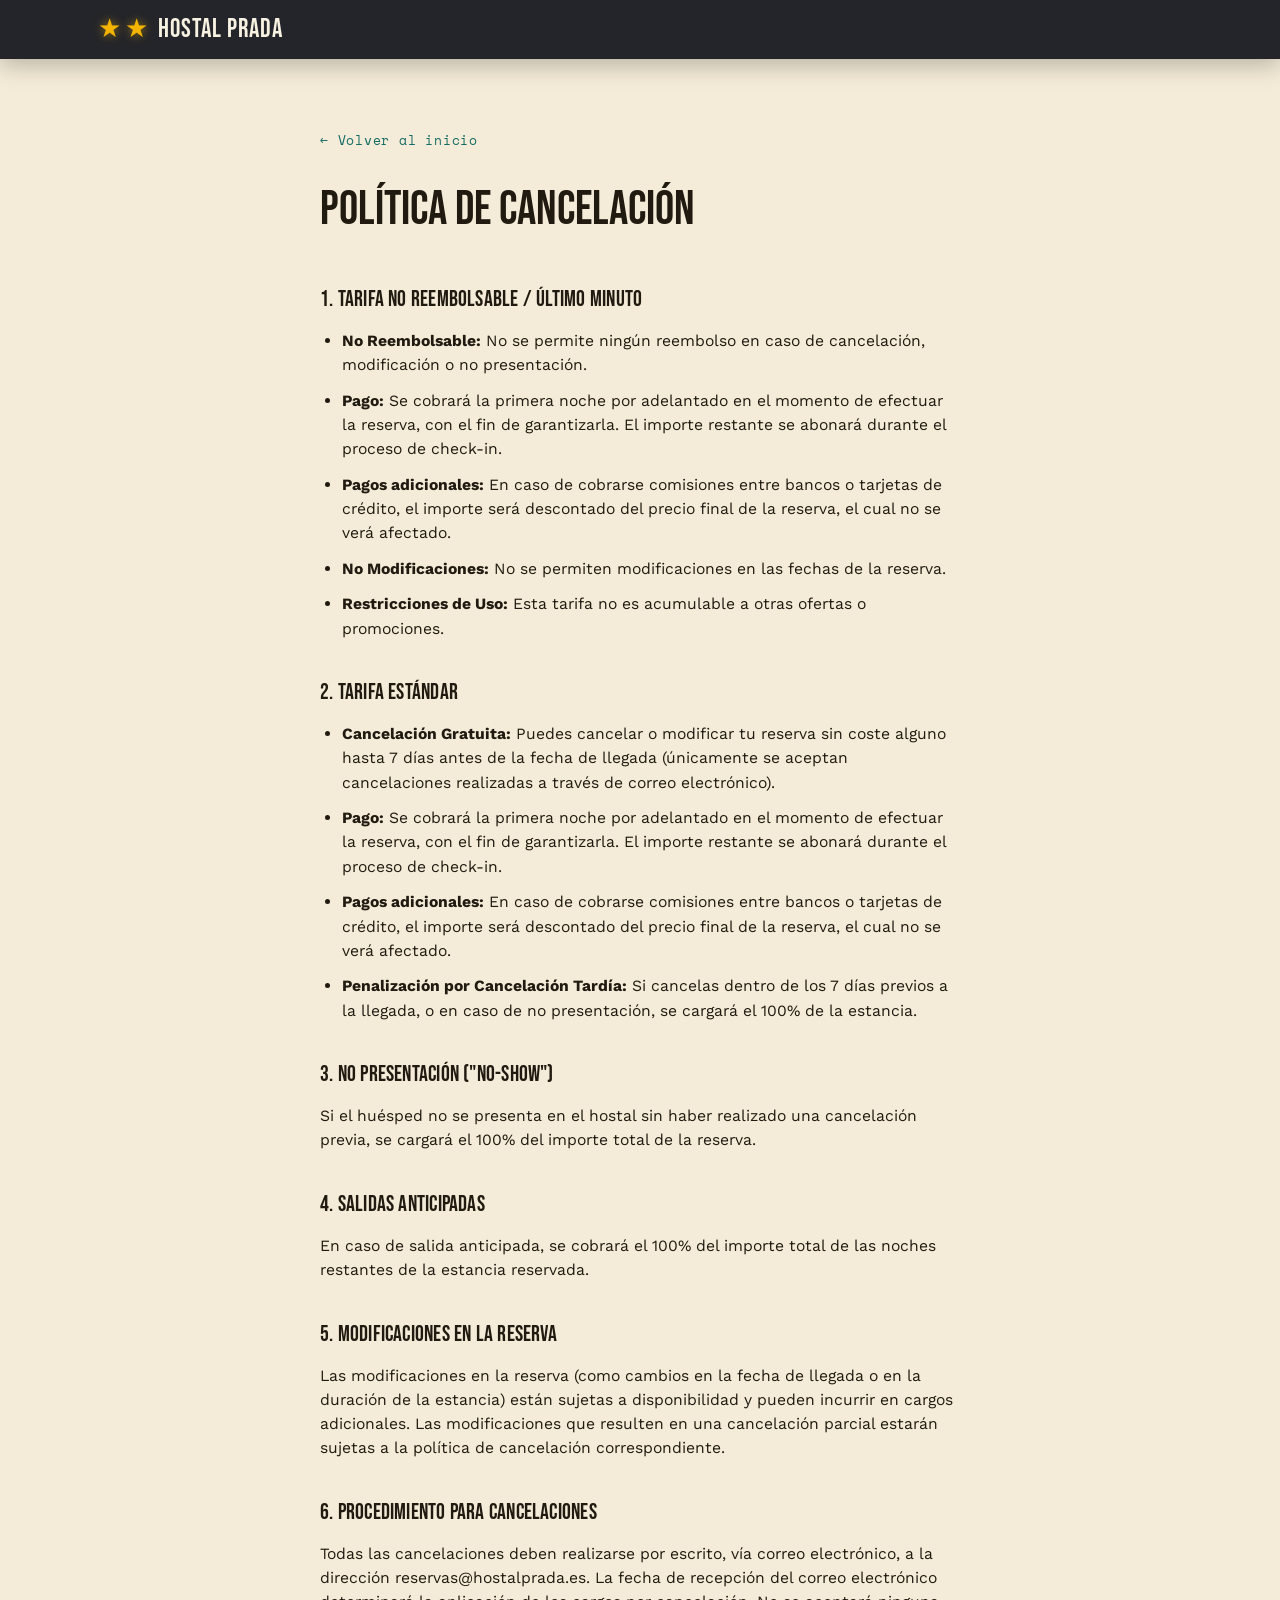
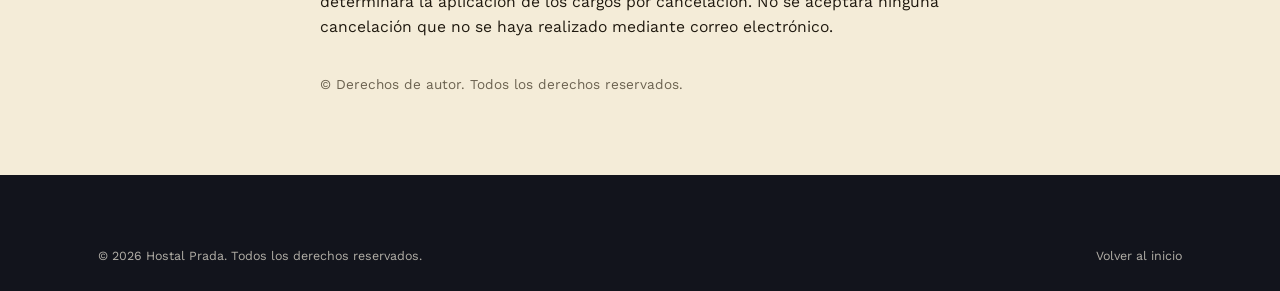
<file: politica-cancelacion.html>
<!DOCTYPE html>
<html lang="es">
<head>
<meta charset="UTF-8">
<meta name="viewport" content="width=device-width, initial-scale=1.0">
<title>Política de cancelación · Hostal Prada</title>
<meta name="robots" content="noindex">
<link rel="preconnect" href="https://fonts.googleapis.com">
<link rel="preconnect" href="https://fonts.gstatic.com" crossorigin>
<link href="https://fonts.googleapis.com/css2?family=Bebas+Neue&family=Space+Mono:wght@400;700&family=Work+Sans:wght@400;500;600;700&display=swap" rel="stylesheet">
<link rel="stylesheet" href="css/style.css">
</head>
<body class="legal-page">
<header class="site-header is-scrolled">
  <div class="container">
    <a href="index.html" class="brand"><span class="brand-mark">★★</span><span class="brand-word">HOSTAL PRADA</span></a>
  </div>
</header>
<main>
  <a class="legal-back" href="index.html">← Volver al inicio</a>
  <h1>Política de cancelación</h1>

  <h2>1. Tarifa No Reembolsable / Último minuto</h2>
  <ul>
    <li><b>No Reembolsable:</b> No se permite ningún reembolso en caso de cancelación, modificación o no presentación.</li>
    <li><b>Pago:</b> Se cobrará la primera noche por adelantado en el momento de efectuar la reserva, con el fin de garantizarla. El importe restante se abonará durante el proceso de check-in.</li>
    <li><b>Pagos adicionales:</b> En caso de cobrarse comisiones entre bancos o tarjetas de crédito, el importe será descontado del precio final de la reserva, el cual no se verá afectado.</li>
    <li><b>No Modificaciones:</b> No se permiten modificaciones en las fechas de la reserva.</li>
    <li><b>Restricciones de Uso:</b> Esta tarifa no es acumulable a otras ofertas o promociones.</li>
  </ul>

  <h2>2. Tarifa Estándar</h2>
  <ul>
    <li><b>Cancelación Gratuita:</b> Puedes cancelar o modificar tu reserva sin coste alguno hasta 7 días antes de la fecha de llegada (únicamente se aceptan cancelaciones realizadas a través de correo electrónico).</li>
    <li><b>Pago:</b> Se cobrará la primera noche por adelantado en el momento de efectuar la reserva, con el fin de garantizarla. El importe restante se abonará durante el proceso de check-in.</li>
    <li><b>Pagos adicionales:</b> En caso de cobrarse comisiones entre bancos o tarjetas de crédito, el importe será descontado del precio final de la reserva, el cual no se verá afectado.</li>
    <li><b>Penalización por Cancelación Tardía:</b> Si cancelas dentro de los 7 días previos a la llegada, o en caso de no presentación, se cargará el 100% de la estancia.</li>
  </ul>

  <h2>3. No Presentación ("No-Show")</h2>
  <p>Si el huésped no se presenta en el hostal sin haber realizado una cancelación previa, se cargará el 100% del importe total de la reserva.</p>

  <h2>4. Salidas Anticipadas</h2>
  <p>En caso de salida anticipada, se cobrará el 100% del importe total de las noches restantes de la estancia reservada.</p>

  <h2>5. Modificaciones en la Reserva</h2>
  <p>Las modificaciones en la reserva (como cambios en la fecha de llegada o en la duración de la estancia) están sujetas a disponibilidad y pueden incurrir en cargos adicionales. Las modificaciones que resulten en una cancelación parcial estarán sujetas a la política de cancelación correspondiente.</p>

  <h2>6. Procedimiento para Cancelaciones</h2>
  <p>Todas las cancelaciones deben realizarse por escrito, vía correo electrónico, a la dirección <a href="mailto:reservas@hostalprada.es">reservas@hostalprada.es</a>. La fecha de recepción del correo electrónico determinará la aplicación de los cargos por cancelación. No se aceptará ninguna cancelación que no se haya realizado mediante correo electrónico.</p>

  <p style="margin-top:2.2rem;font-size:.85rem;color:var(--muted)">© Derechos de autor. Todos los derechos reservados.</p>
</main>
<footer class="site-footer">
  <div class="container footer-bottom">
    <span>© <span id="year"></span> Hostal Prada. Todos los derechos reservados.</span>
    <a href="index.html">Volver al inicio</a>
  </div>
</footer>
<script>document.getElementById('year').textContent = new Date().getFullYear();</script>
</body>
</html>
</file>
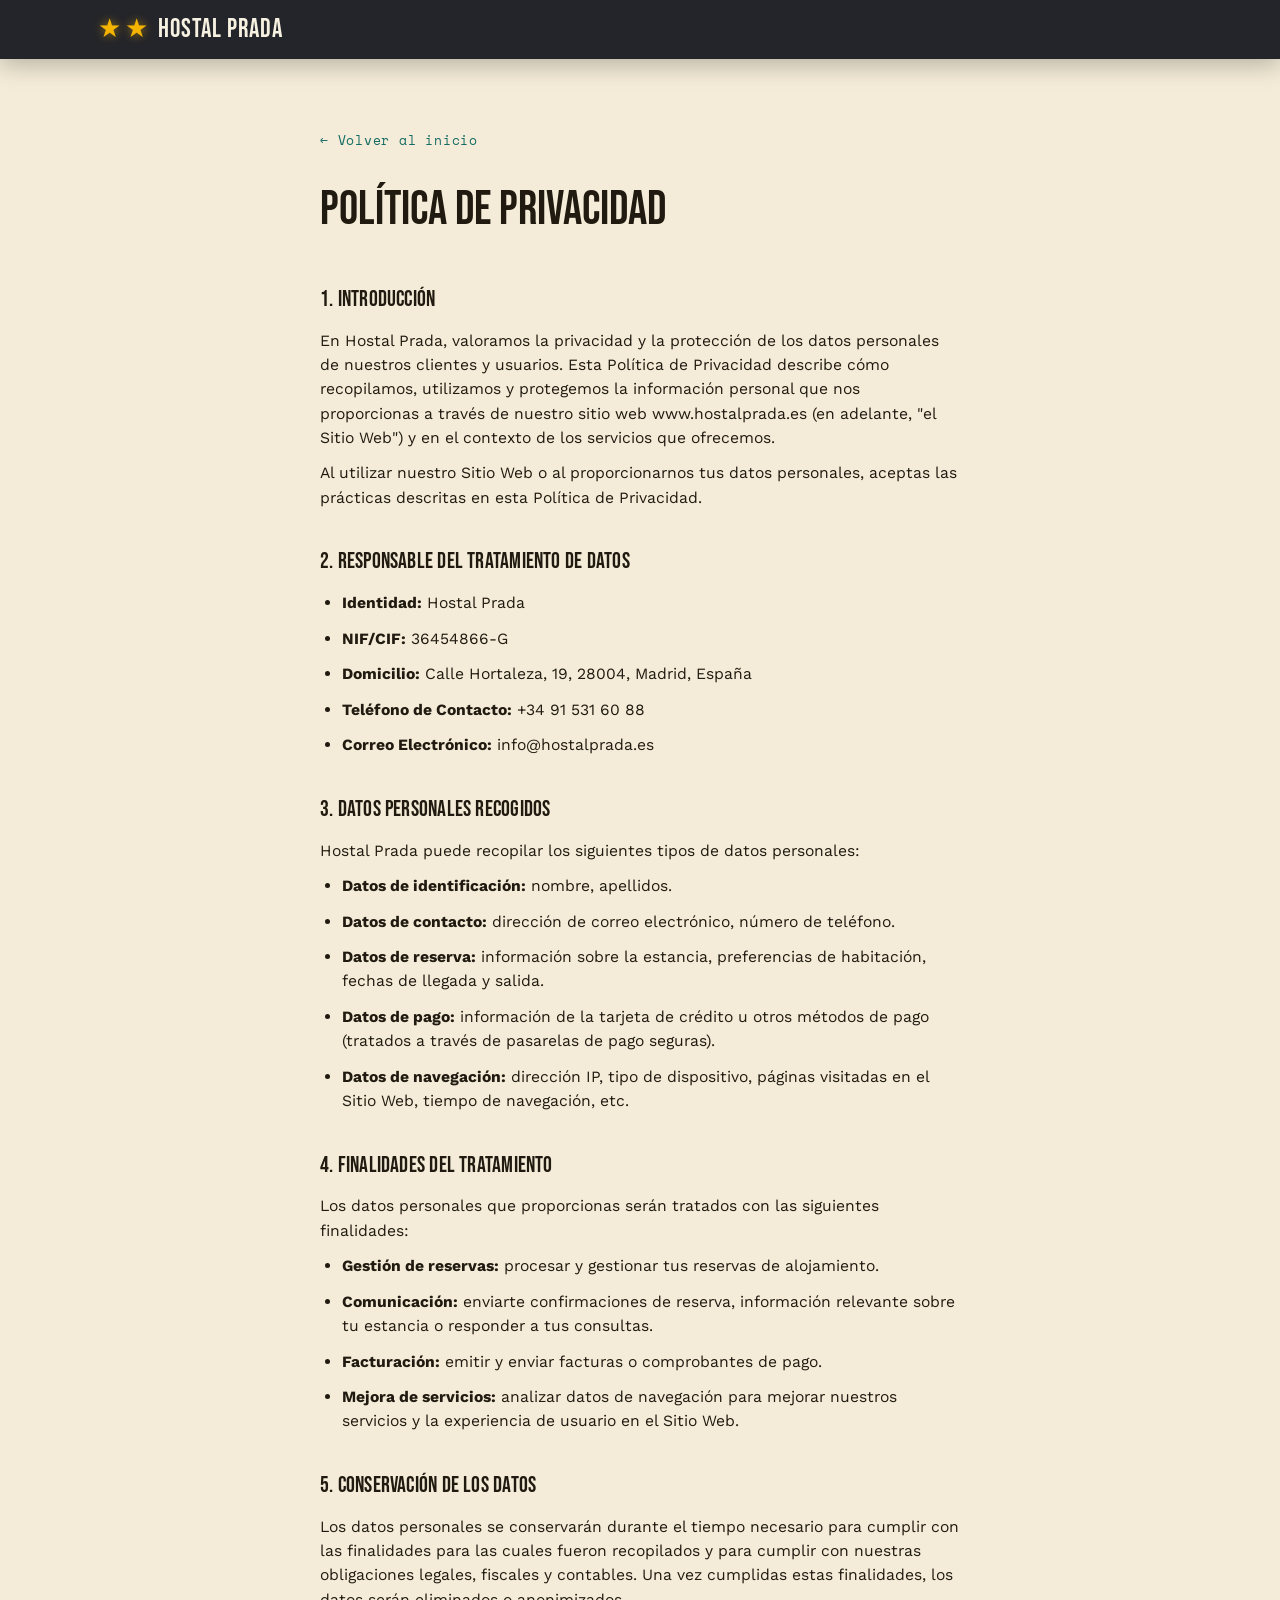
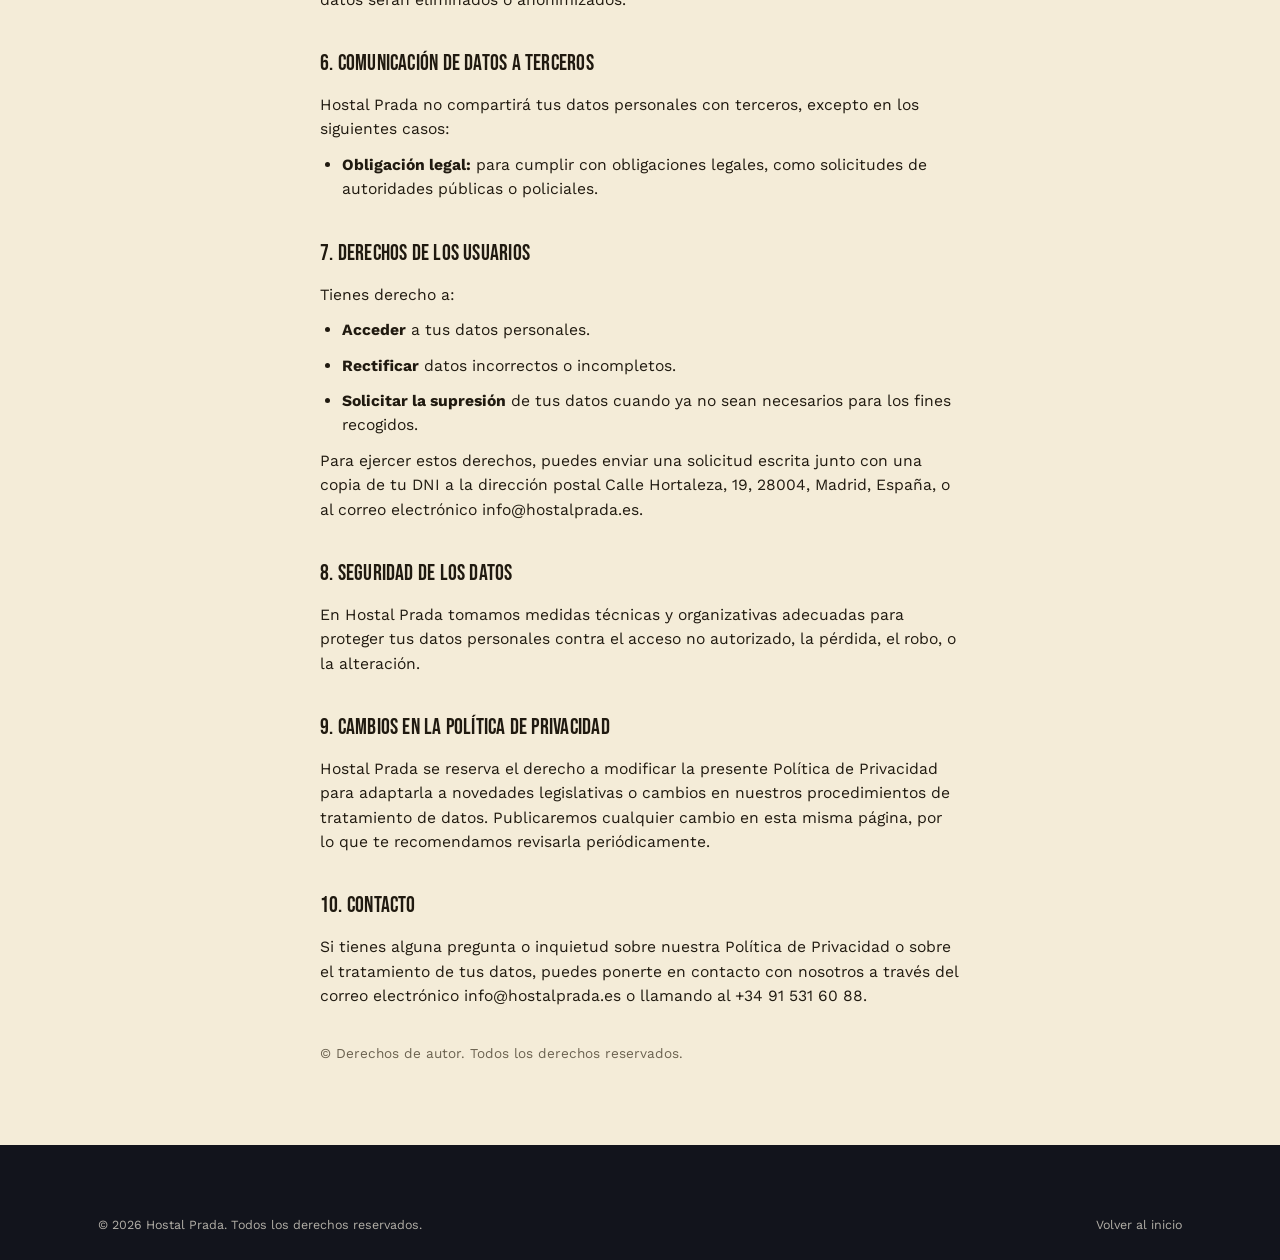
<file: politica-privacidad.html>
<!DOCTYPE html>
<html lang="es">
<head>
<meta charset="UTF-8">
<meta name="viewport" content="width=device-width, initial-scale=1.0">
<title>Política de privacidad · Hostal Prada</title>
<meta name="robots" content="noindex">
<link rel="preconnect" href="https://fonts.googleapis.com">
<link rel="preconnect" href="https://fonts.gstatic.com" crossorigin>
<link href="https://fonts.googleapis.com/css2?family=Bebas+Neue&family=Space+Mono:wght@400;700&family=Work+Sans:wght@400;500;600;700&display=swap" rel="stylesheet">
<link rel="stylesheet" href="css/style.css">
</head>
<body class="legal-page">
<header class="site-header is-scrolled">
  <div class="container">
    <a href="index.html" class="brand"><span class="brand-mark">★★</span><span class="brand-word">HOSTAL PRADA</span></a>
  </div>
</header>
<main>
  <a class="legal-back" href="index.html">← Volver al inicio</a>
  <h1>Política de privacidad</h1>

  <h2>1. Introducción</h2>
  <p>En Hostal Prada, valoramos la privacidad y la protección de los datos personales de nuestros clientes y usuarios. Esta Política de Privacidad describe cómo recopilamos, utilizamos y protegemos la información personal que nos proporcionas a través de nuestro sitio web www.hostalprada.es (en adelante, "el Sitio Web") y en el contexto de los servicios que ofrecemos.</p>
  <p>Al utilizar nuestro Sitio Web o al proporcionarnos tus datos personales, aceptas las prácticas descritas en esta Política de Privacidad.</p>

  <h2>2. Responsable del Tratamiento de Datos</h2>
  <ul>
    <li><b>Identidad:</b> Hostal Prada</li>
    <li><b>NIF/CIF:</b> 36454866-G</li>
    <li><b>Domicilio:</b> Calle Hortaleza, 19, 28004, Madrid, España</li>
    <li><b>Teléfono de Contacto:</b> +34 91 531 60 88</li>
    <li><b>Correo Electrónico:</b> info@hostalprada.es</li>
  </ul>

  <h2>3. Datos Personales Recogidos</h2>
  <p>Hostal Prada puede recopilar los siguientes tipos de datos personales:</p>
  <ul>
    <li><b>Datos de identificación:</b> nombre, apellidos.</li>
    <li><b>Datos de contacto:</b> dirección de correo electrónico, número de teléfono.</li>
    <li><b>Datos de reserva:</b> información sobre la estancia, preferencias de habitación, fechas de llegada y salida.</li>
    <li><b>Datos de pago:</b> información de la tarjeta de crédito u otros métodos de pago (tratados a través de pasarelas de pago seguras).</li>
    <li><b>Datos de navegación:</b> dirección IP, tipo de dispositivo, páginas visitadas en el Sitio Web, tiempo de navegación, etc.</li>
  </ul>

  <h2>4. Finalidades del Tratamiento</h2>
  <p>Los datos personales que proporcionas serán tratados con las siguientes finalidades:</p>
  <ul>
    <li><b>Gestión de reservas:</b> procesar y gestionar tus reservas de alojamiento.</li>
    <li><b>Comunicación:</b> enviarte confirmaciones de reserva, información relevante sobre tu estancia o responder a tus consultas.</li>
    <li><b>Facturación:</b> emitir y enviar facturas o comprobantes de pago.</li>
    <li><b>Mejora de servicios:</b> analizar datos de navegación para mejorar nuestros servicios y la experiencia de usuario en el Sitio Web.</li>
  </ul>

  <h2>5. Conservación de los Datos</h2>
  <p>Los datos personales se conservarán durante el tiempo necesario para cumplir con las finalidades para las cuales fueron recopilados y para cumplir con nuestras obligaciones legales, fiscales y contables. Una vez cumplidas estas finalidades, los datos serán eliminados o anonimizados.</p>

  <h2>6. Comunicación de Datos a Terceros</h2>
  <p>Hostal Prada no compartirá tus datos personales con terceros, excepto en los siguientes casos:</p>
  <ul>
    <li><b>Obligación legal:</b> para cumplir con obligaciones legales, como solicitudes de autoridades públicas o policiales.</li>
  </ul>

  <h2>7. Derechos de los Usuarios</h2>
  <p>Tienes derecho a:</p>
  <ul>
    <li><b>Acceder</b> a tus datos personales.</li>
    <li><b>Rectificar</b> datos incorrectos o incompletos.</li>
    <li><b>Solicitar la supresión</b> de tus datos cuando ya no sean necesarios para los fines recogidos.</li>
  </ul>
  <p>Para ejercer estos derechos, puedes enviar una solicitud escrita junto con una copia de tu DNI a la dirección postal Calle Hortaleza, 19, 28004, Madrid, España, o al correo electrónico info@hostalprada.es.</p>

  <h2>8. Seguridad de los Datos</h2>
  <p>En Hostal Prada tomamos medidas técnicas y organizativas adecuadas para proteger tus datos personales contra el acceso no autorizado, la pérdida, el robo, o la alteración.</p>

  <h2>9. Cambios en la Política de Privacidad</h2>
  <p>Hostal Prada se reserva el derecho a modificar la presente Política de Privacidad para adaptarla a novedades legislativas o cambios en nuestros procedimientos de tratamiento de datos. Publicaremos cualquier cambio en esta misma página, por lo que te recomendamos revisarla periódicamente.</p>

  <h2>10. Contacto</h2>
  <p>Si tienes alguna pregunta o inquietud sobre nuestra Política de Privacidad o sobre el tratamiento de tus datos, puedes ponerte en contacto con nosotros a través del correo electrónico info@hostalprada.es o llamando al +34 91 531 60 88.</p>

  <p style="margin-top:2.2rem;font-size:.85rem;color:var(--muted)">© Derechos de autor. Todos los derechos reservados.</p>
</main>
<footer class="site-footer">
  <div class="container footer-bottom">
    <span>© <span id="year"></span> Hostal Prada. Todos los derechos reservados.</span>
    <a href="index.html">Volver al inicio</a>
  </div>
</footer>
<script>document.getElementById('year').textContent = new Date().getFullYear();</script>
</body>
</html>
</file>
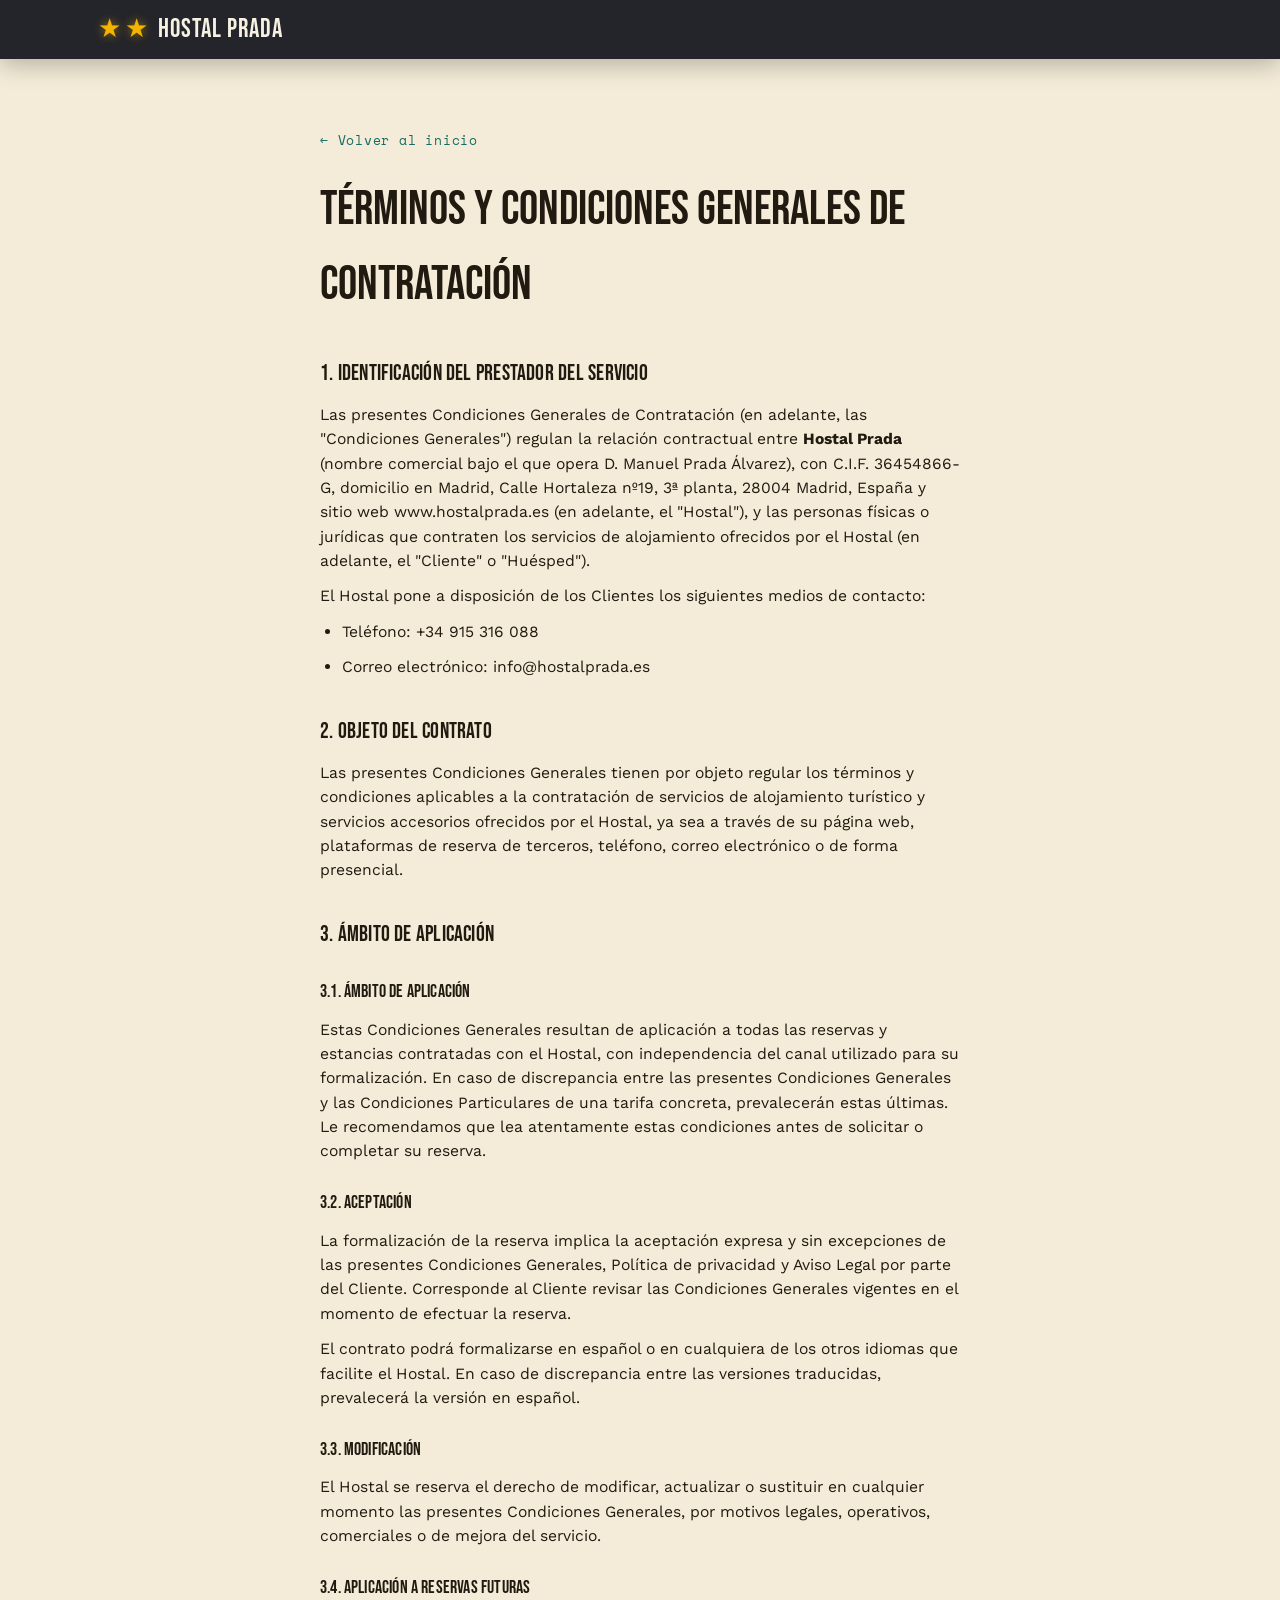
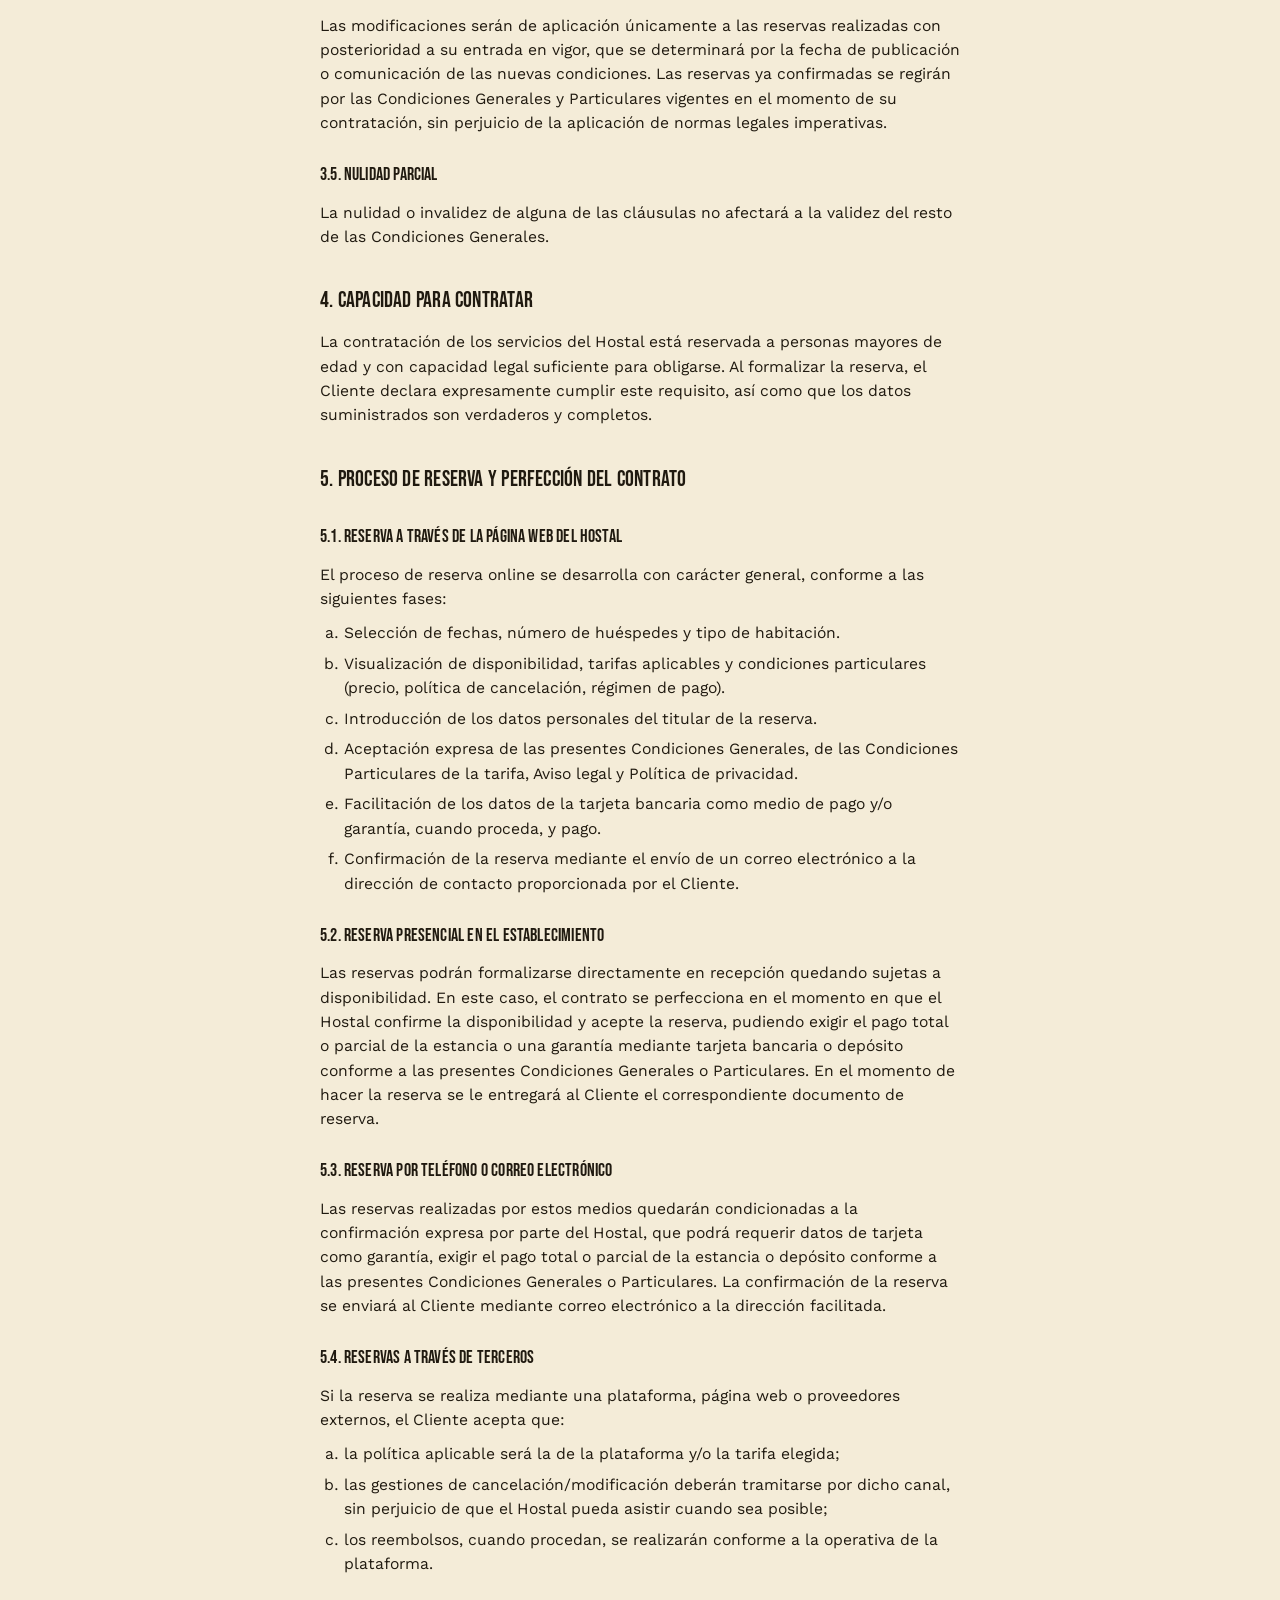
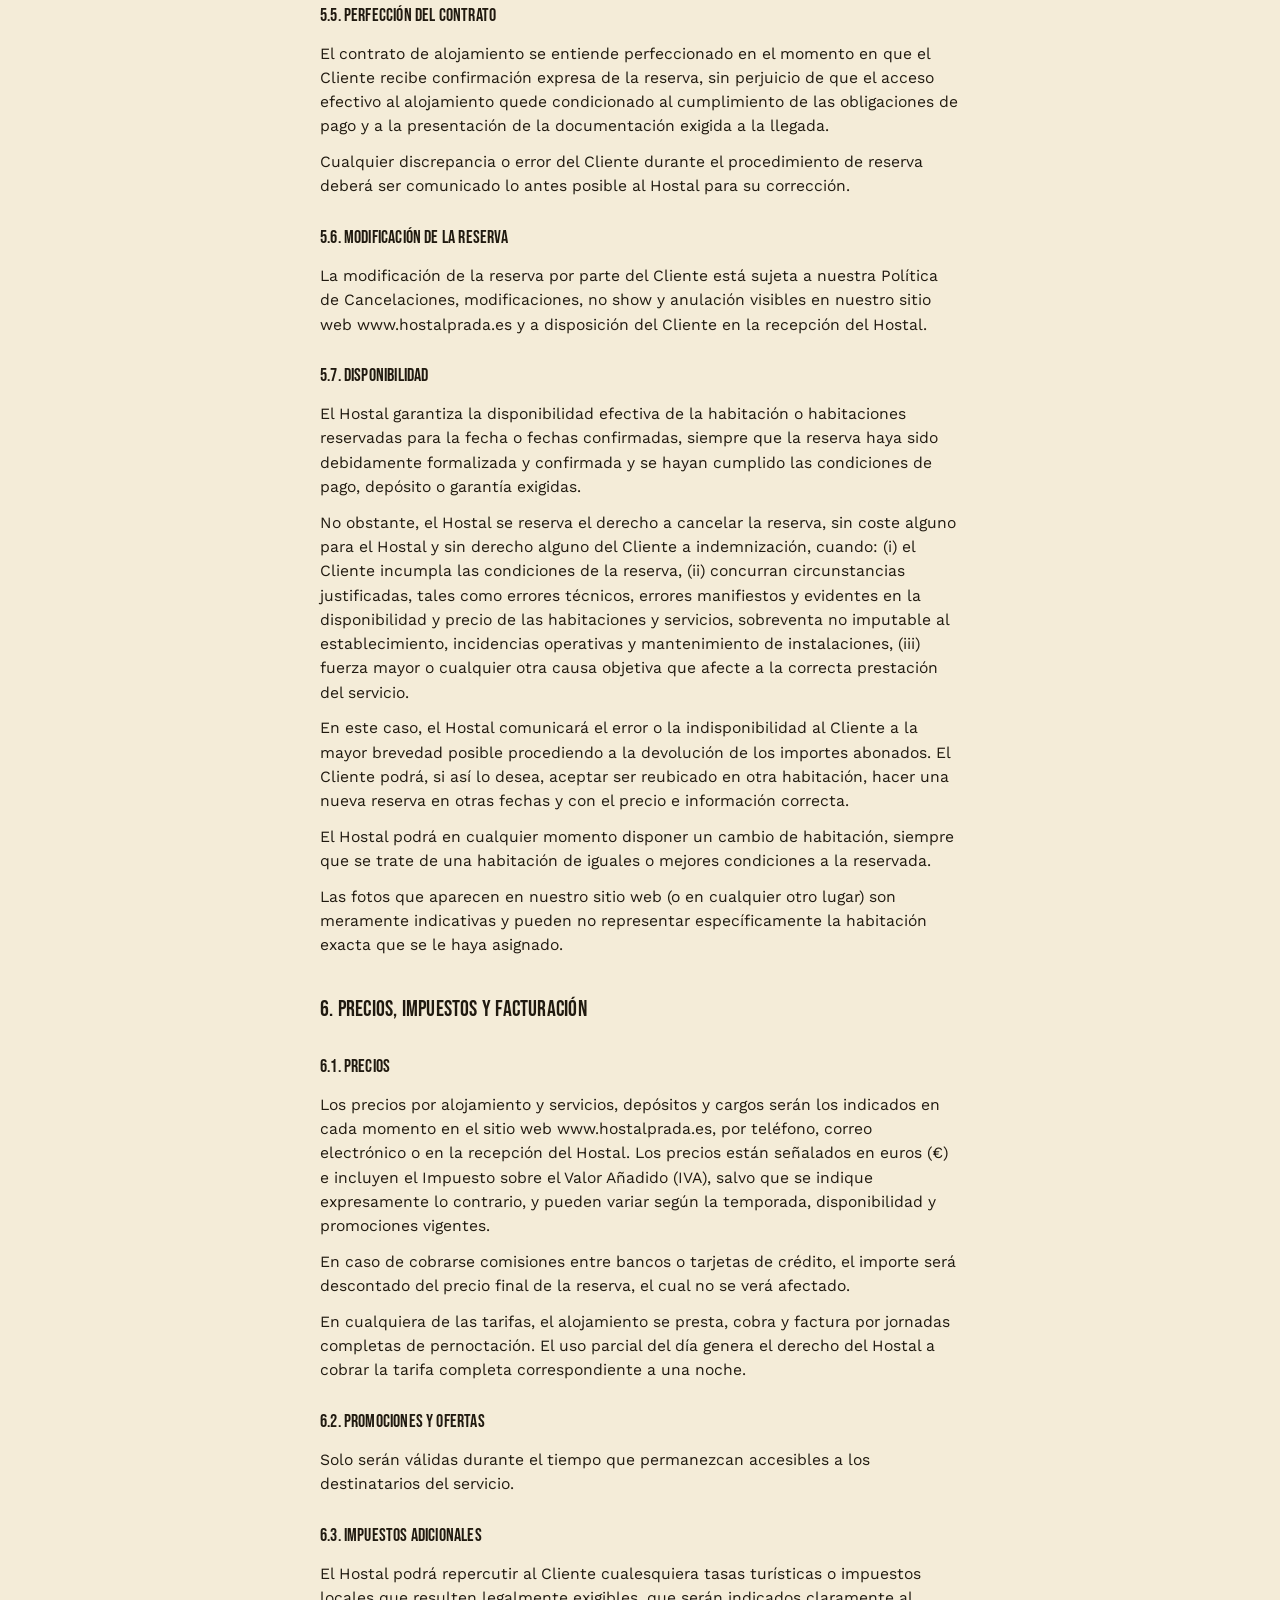
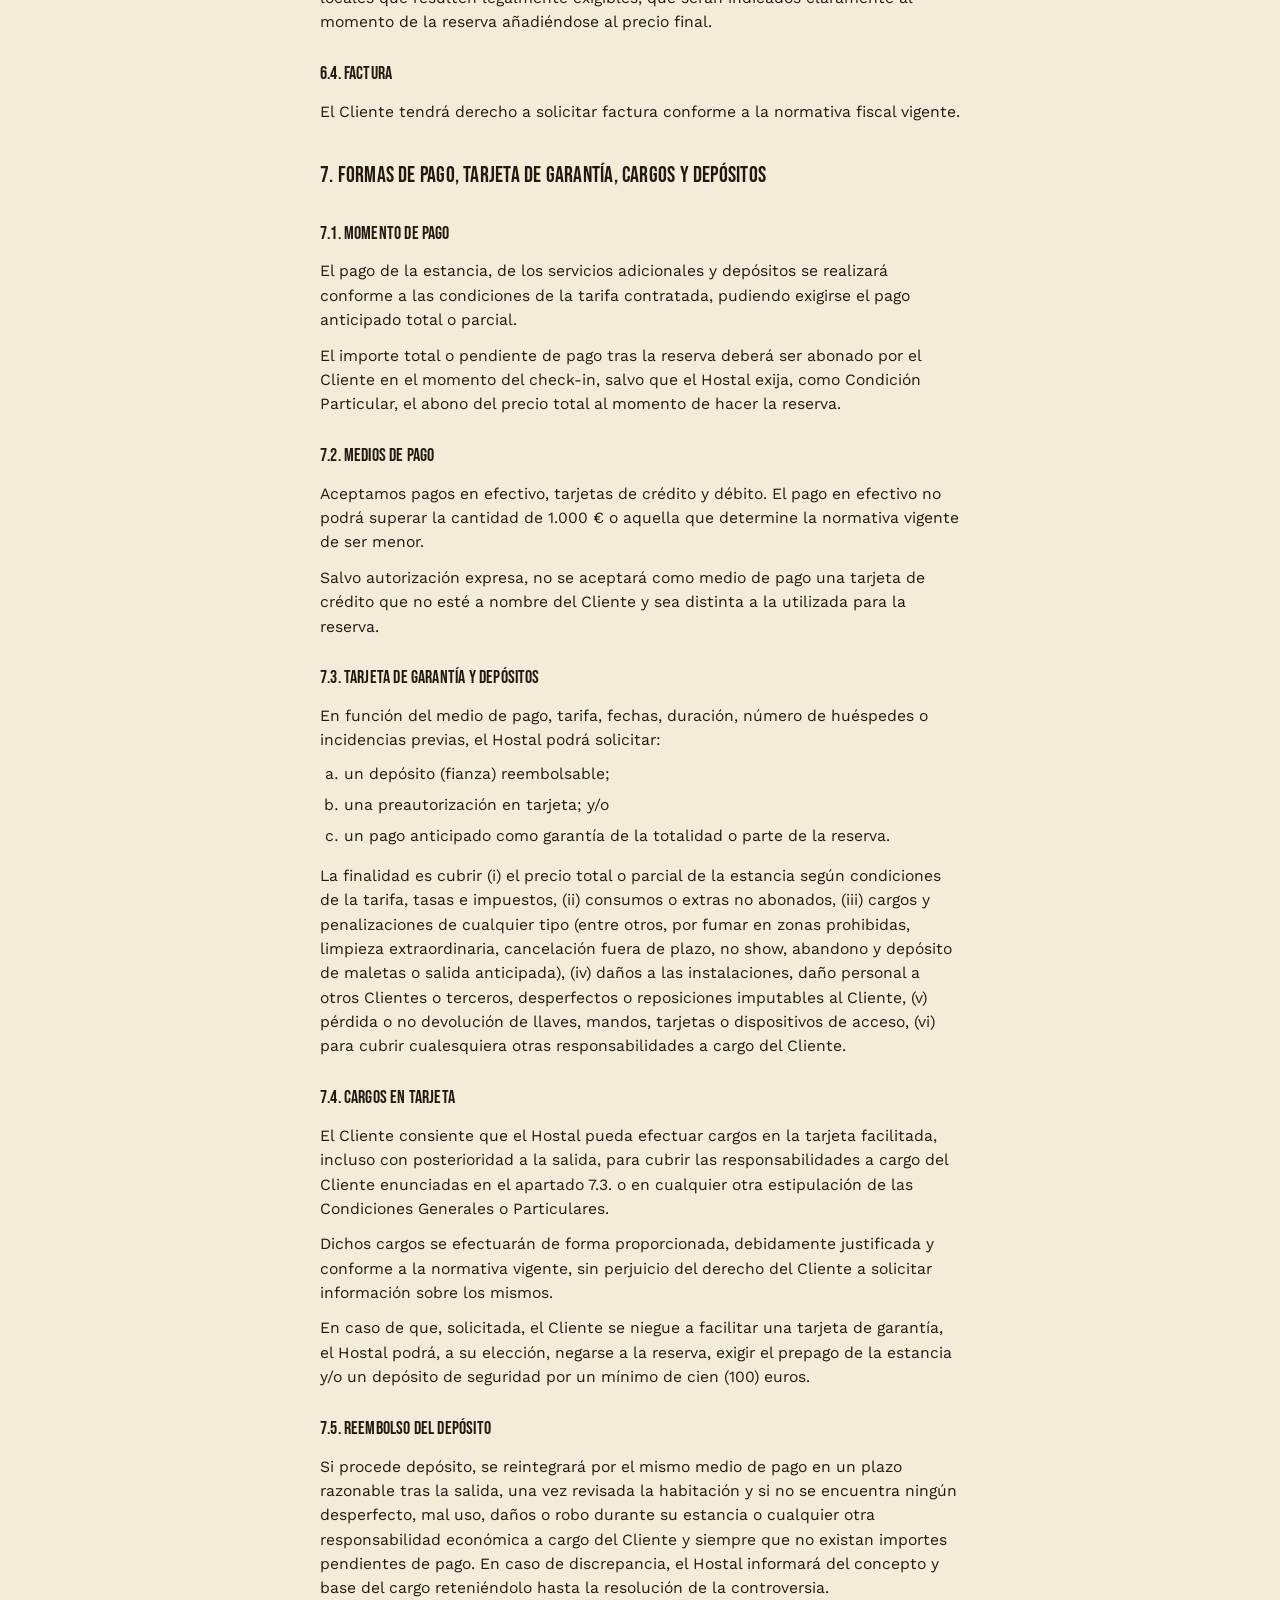
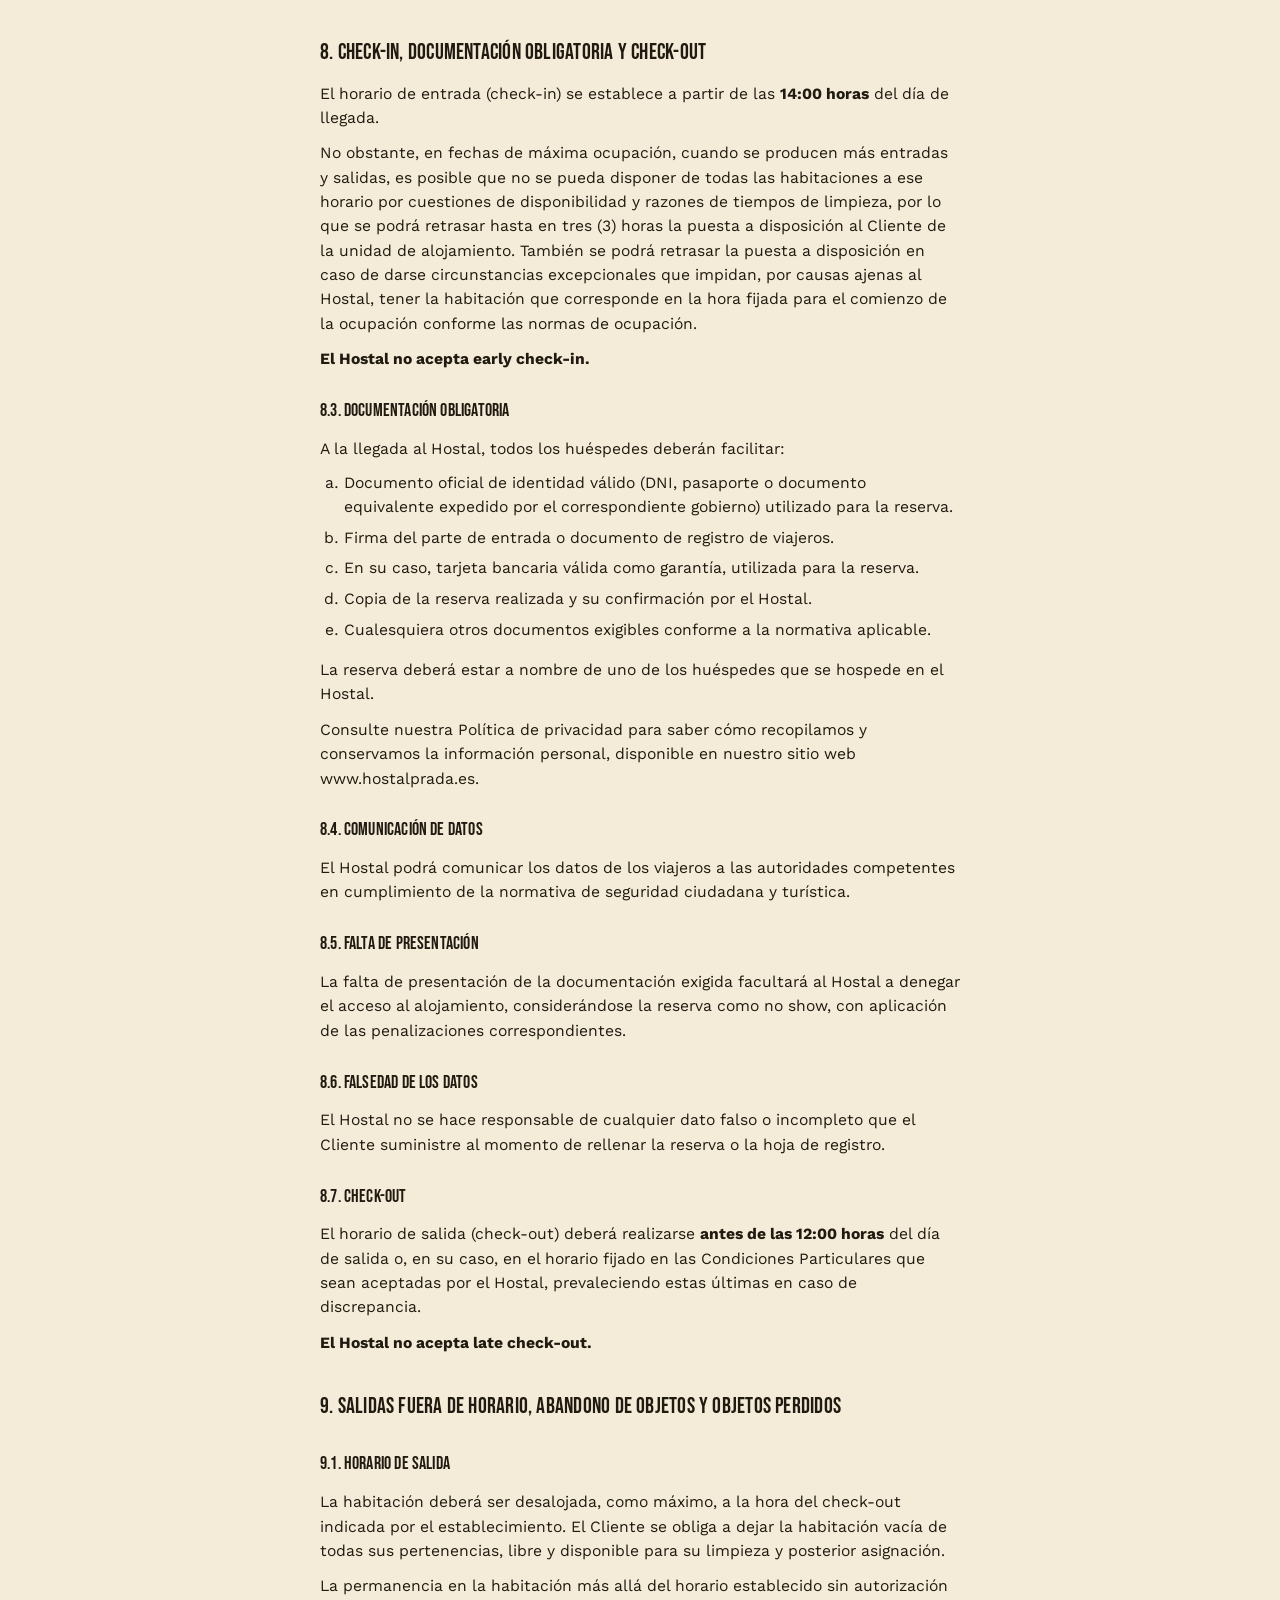
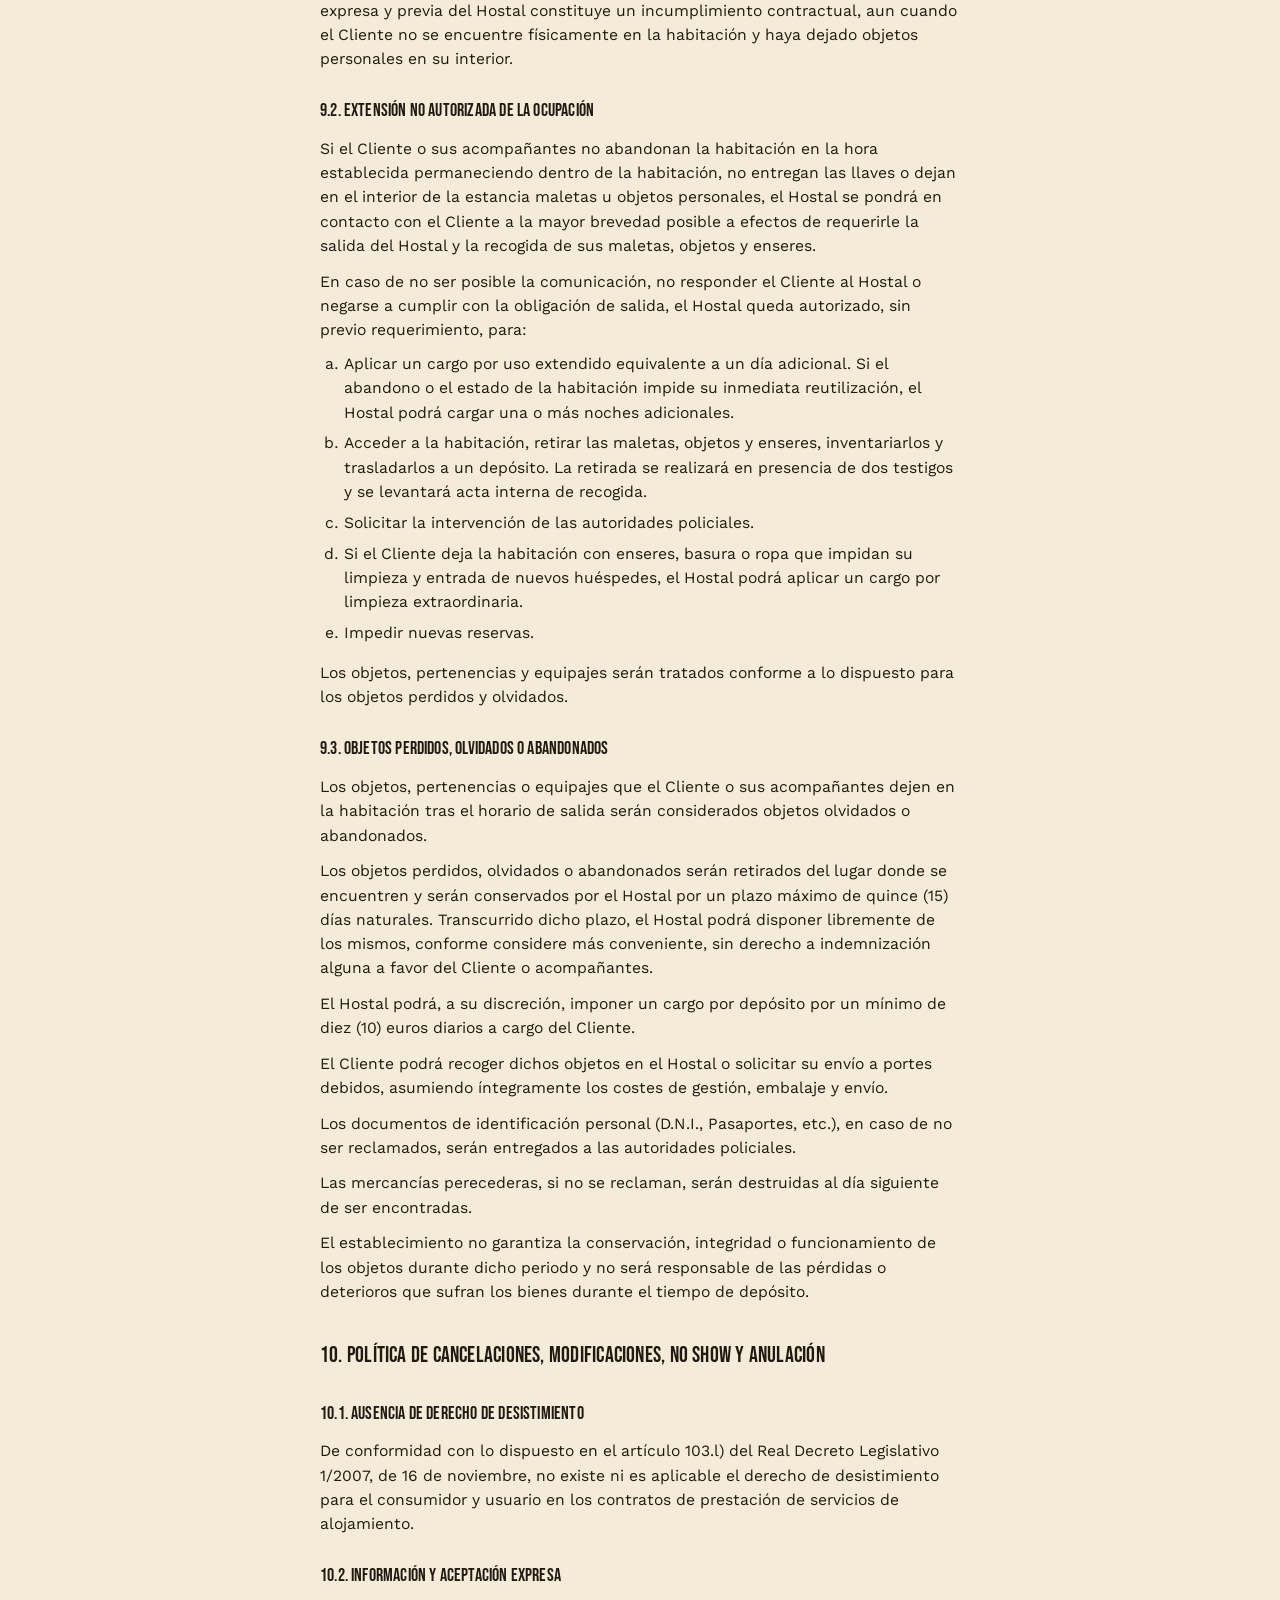
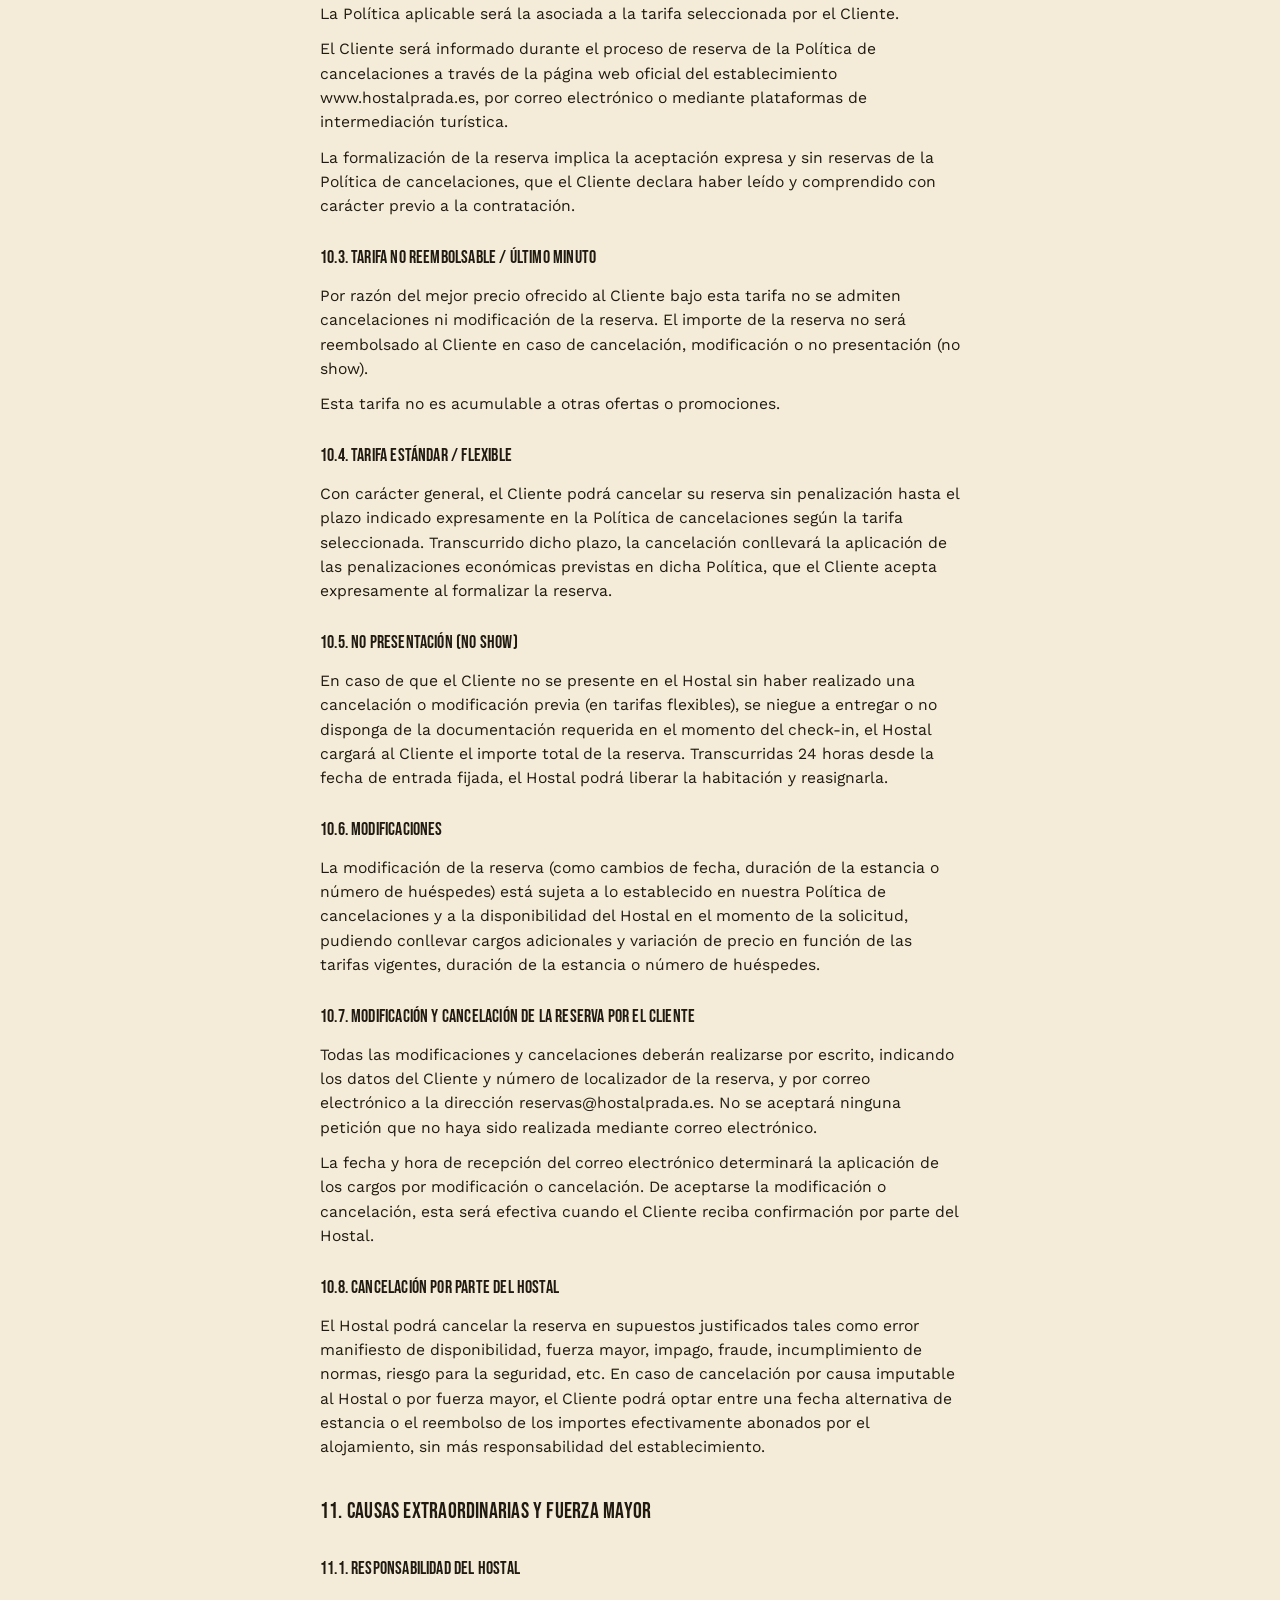
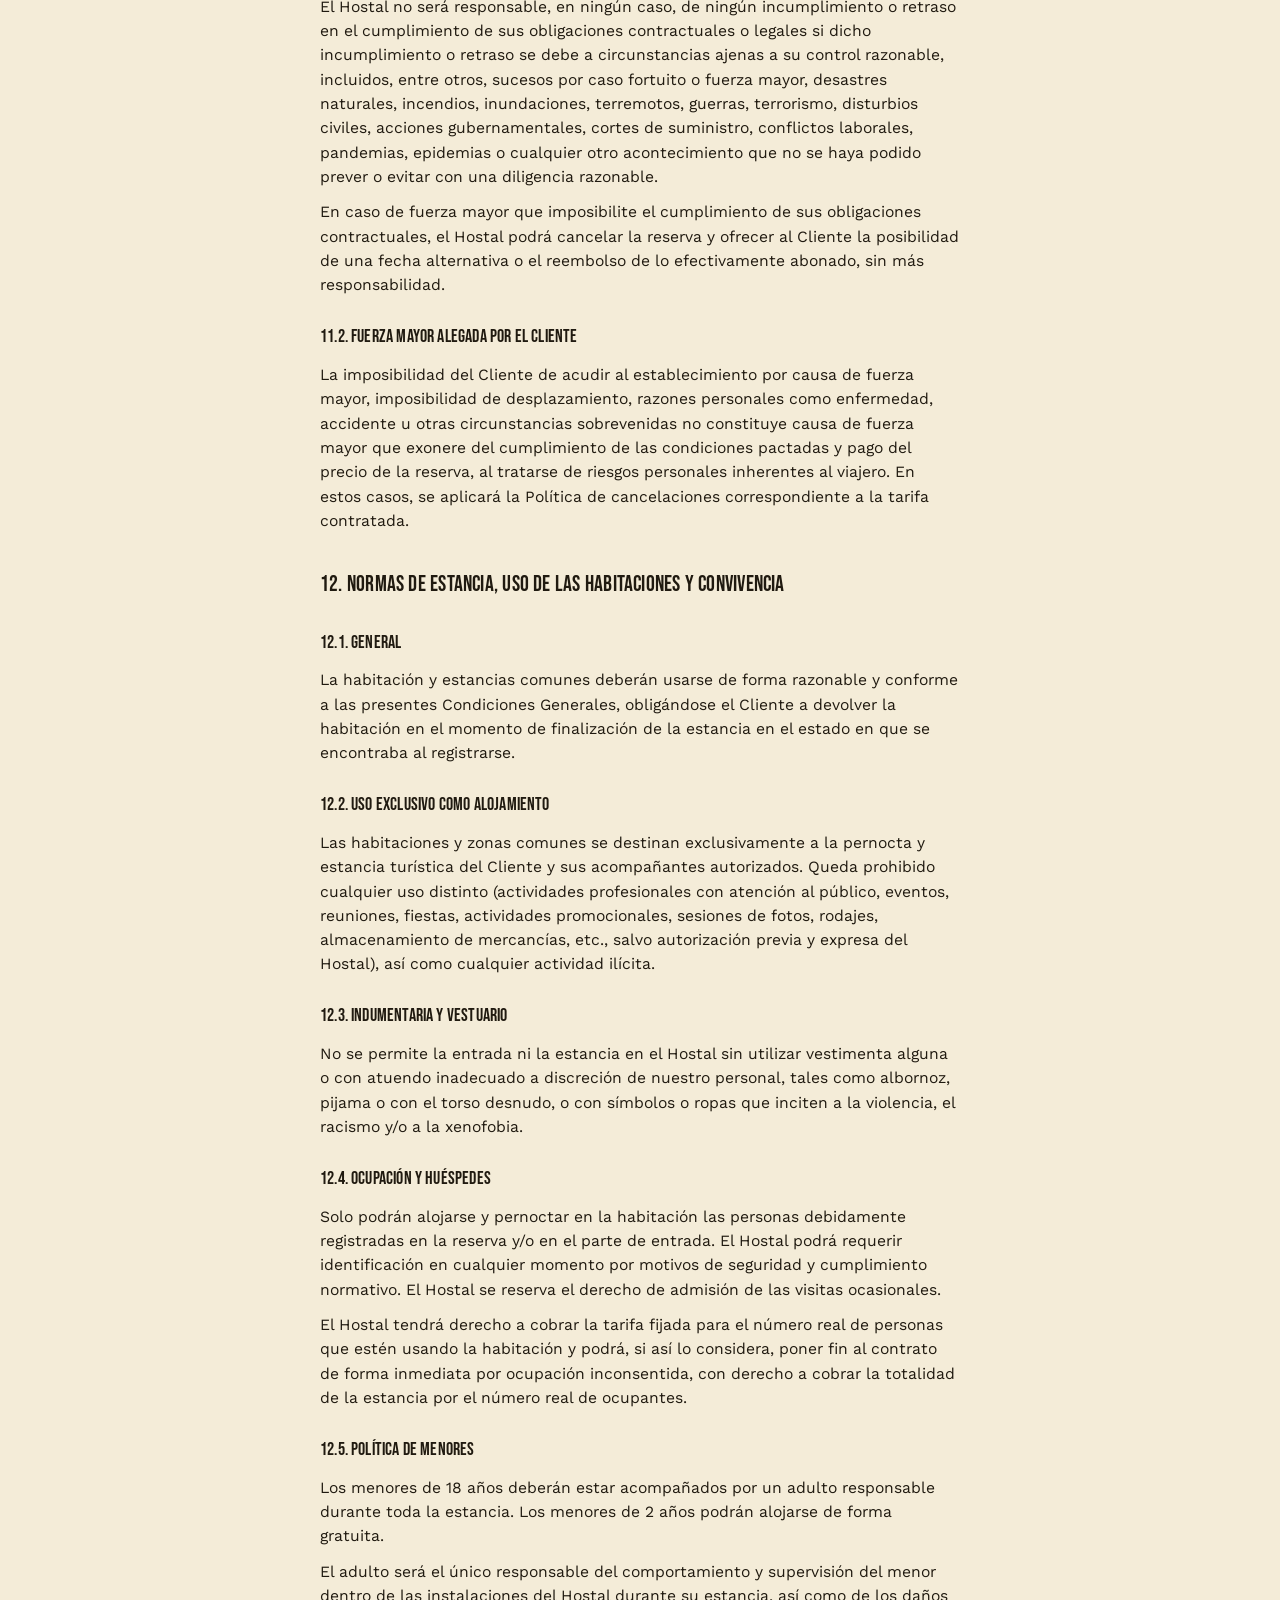
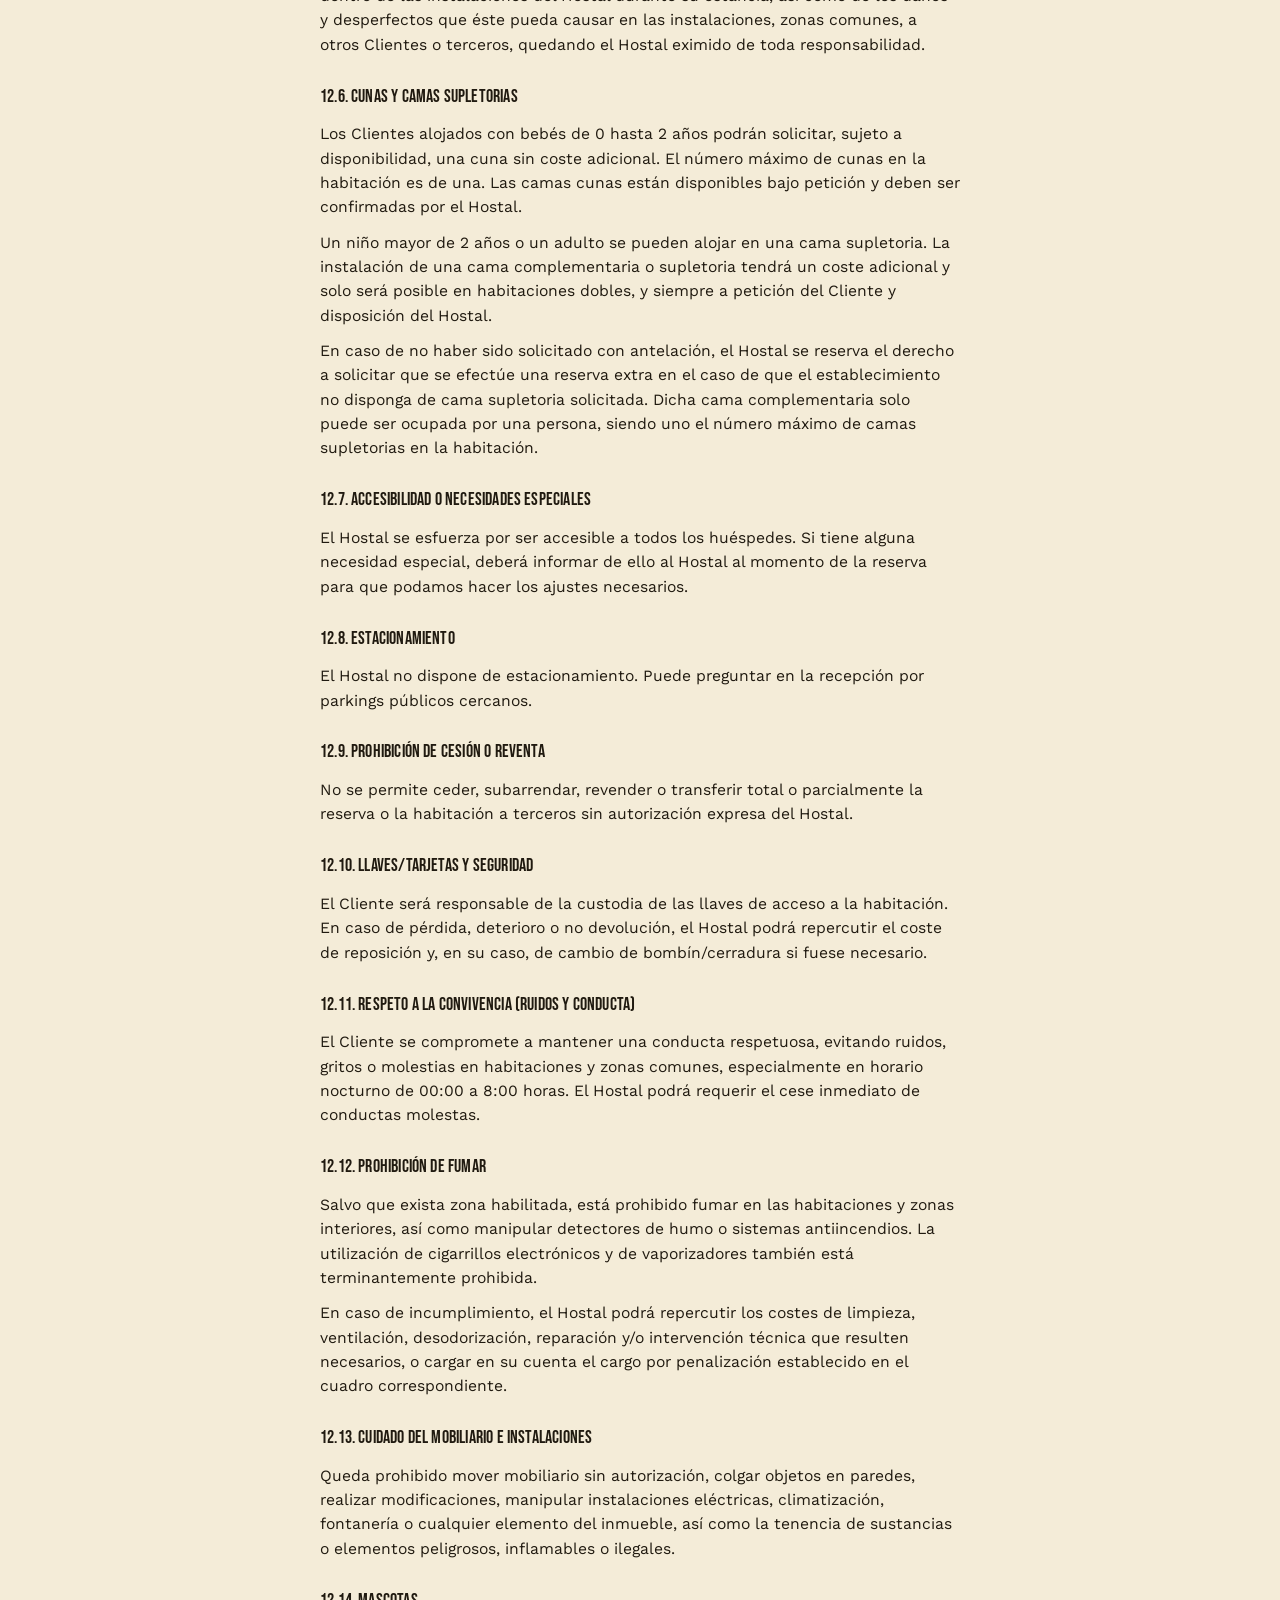
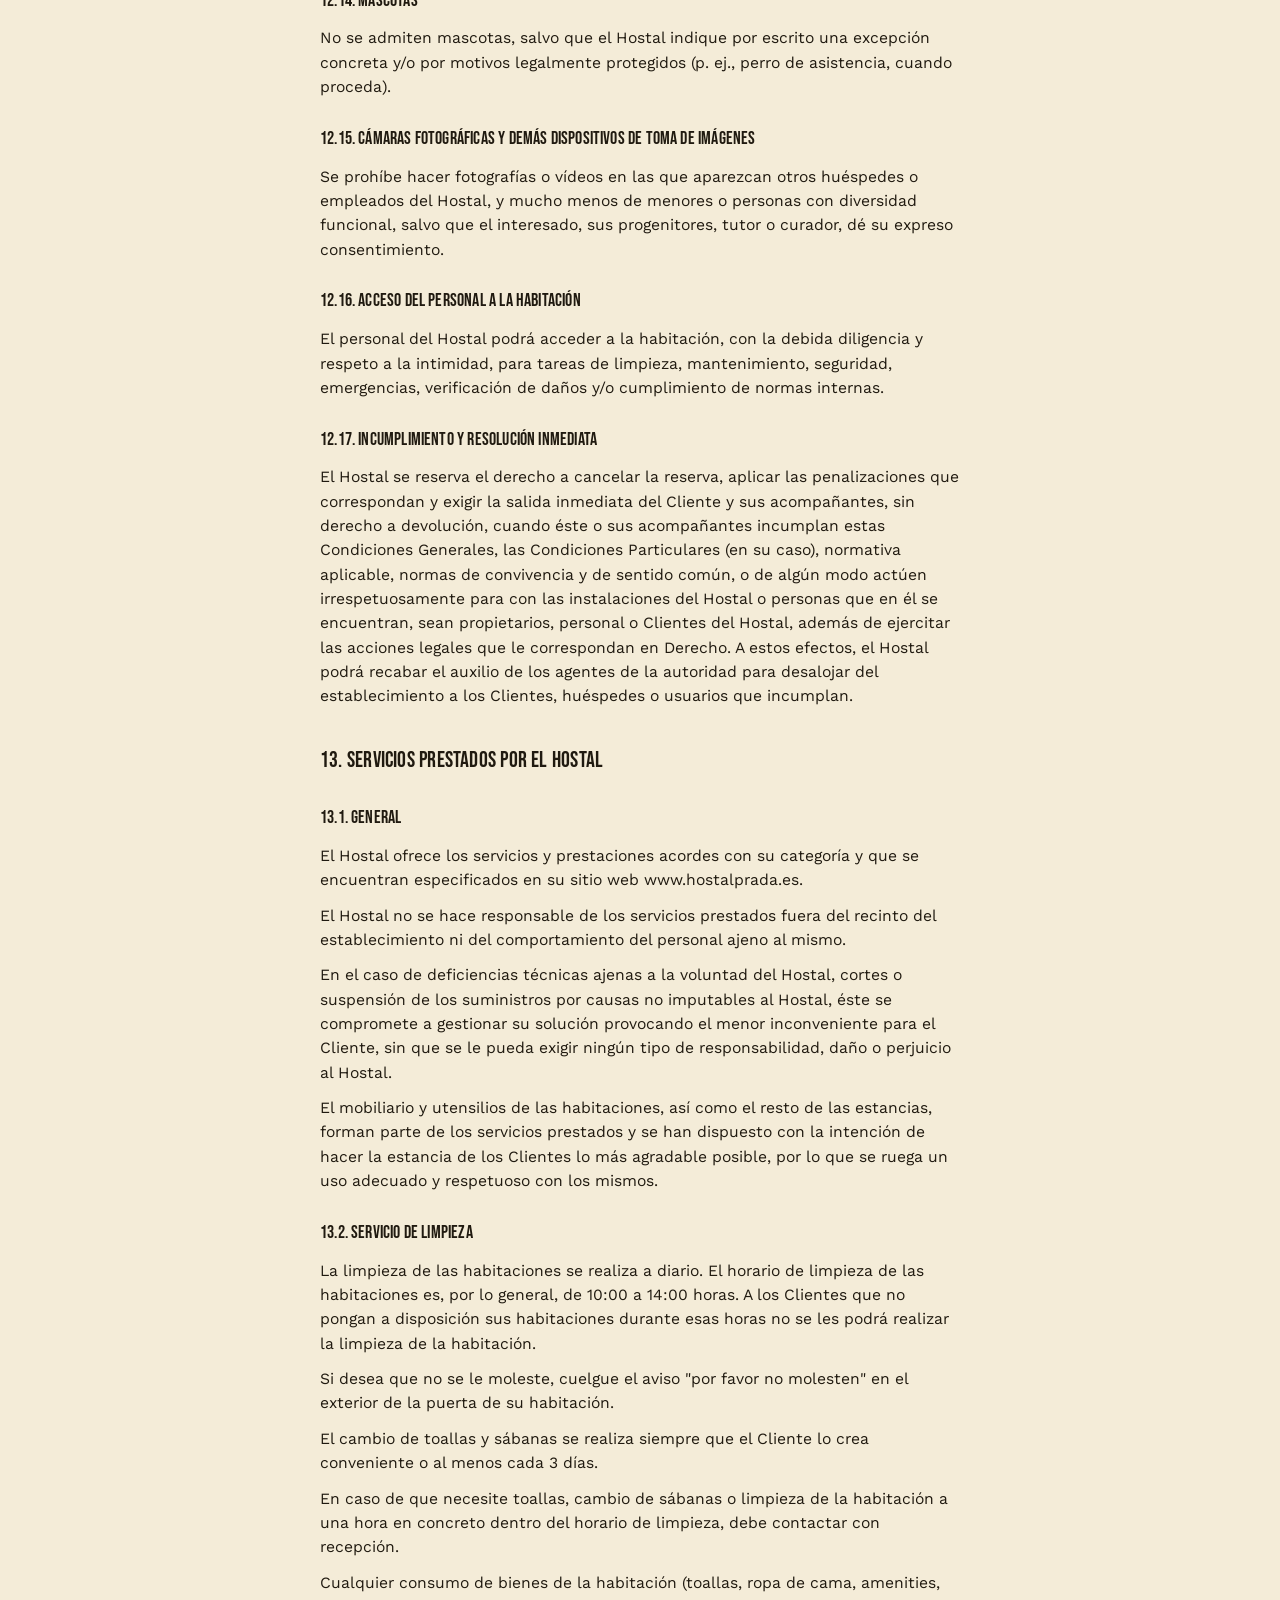
<file: terminos-condiciones.html>
<!DOCTYPE html>
<html lang="es">
<head>
<meta charset="UTF-8">
<meta name="viewport" content="width=device-width, initial-scale=1.0">
<title>Términos y condiciones · Hostal Prada</title>
<meta name="robots" content="noindex">
<link rel="preconnect" href="https://fonts.googleapis.com">
<link rel="preconnect" href="https://fonts.gstatic.com" crossorigin>
<link href="https://fonts.googleapis.com/css2?family=Bebas+Neue&family=Space+Mono:wght@400;700&family=Work+Sans:wght@400;500;600;700&display=swap" rel="stylesheet">
<link rel="stylesheet" href="css/style.css">
</head>
<body class="legal-page">
<header class="site-header is-scrolled">
  <div class="container">
    <a href="index.html" class="brand"><span class="brand-mark">★★</span><span class="brand-word">HOSTAL PRADA</span></a>
  </div>
</header>
<main>
  <a class="legal-back" href="index.html">← Volver al inicio</a>
  <h1>Términos y condiciones generales de contratación</h1>

  <h2>1. Identificación del prestador del servicio</h2>
  <p>Las presentes Condiciones Generales de Contratación (en adelante, las "Condiciones Generales") regulan la relación contractual entre <b>Hostal Prada</b> (nombre comercial bajo el que opera D. Manuel Prada Álvarez), con C.I.F. 36454866-G, domicilio en Madrid, Calle Hortaleza nº19, 3ª planta, 28004 Madrid, España y sitio web <a href="https://www.hostalprada.es/">www.hostalprada.es</a> (en adelante, el "Hostal"), y las personas físicas o jurídicas que contraten los servicios de alojamiento ofrecidos por el Hostal (en adelante, el "Cliente" o "Huésped").</p>
  <p>El Hostal pone a disposición de los Clientes los siguientes medios de contacto:</p>
  <ul>
    <li>Teléfono: +34 915 316 088</li>
    <li>Correo electrónico: <a href="mailto:info@hostalprada.es">info@hostalprada.es</a></li>
  </ul>

  <h2>2. Objeto del contrato</h2>
  <p>Las presentes Condiciones Generales tienen por objeto regular los términos y condiciones aplicables a la contratación de servicios de alojamiento turístico y servicios accesorios ofrecidos por el Hostal, ya sea a través de su página web, plataformas de reserva de terceros, teléfono, correo electrónico o de forma presencial.</p>

  <h2>3. Ámbito de aplicación</h2>
  <h3>3.1. Ámbito de aplicación</h3>
  <p>Estas Condiciones Generales resultan de aplicación a todas las reservas y estancias contratadas con el Hostal, con independencia del canal utilizado para su formalización. En caso de discrepancia entre las presentes Condiciones Generales y las Condiciones Particulares de una tarifa concreta, prevalecerán estas últimas. Le recomendamos que lea atentamente estas condiciones antes de solicitar o completar su reserva.</p>
  <h3>3.2. Aceptación</h3>
  <p>La formalización de la reserva implica la aceptación expresa y sin excepciones de las presentes Condiciones Generales, Política de privacidad y Aviso Legal por parte del Cliente. Corresponde al Cliente revisar las Condiciones Generales vigentes en el momento de efectuar la reserva.</p>
  <p>El contrato podrá formalizarse en español o en cualquiera de los otros idiomas que facilite el Hostal. En caso de discrepancia entre las versiones traducidas, prevalecerá la versión en español.</p>
  <h3>3.3. Modificación</h3>
  <p>El Hostal se reserva el derecho de modificar, actualizar o sustituir en cualquier momento las presentes Condiciones Generales, por motivos legales, operativos, comerciales o de mejora del servicio.</p>
  <h3>3.4. Aplicación a reservas futuras</h3>
  <p>Las modificaciones serán de aplicación únicamente a las reservas realizadas con posterioridad a su entrada en vigor, que se determinará por la fecha de publicación o comunicación de las nuevas condiciones. Las reservas ya confirmadas se regirán por las Condiciones Generales y Particulares vigentes en el momento de su contratación, sin perjuicio de la aplicación de normas legales imperativas.</p>
  <h3>3.5. Nulidad parcial</h3>
  <p>La nulidad o invalidez de alguna de las cláusulas no afectará a la validez del resto de las Condiciones Generales.</p>

  <h2>4. Capacidad para contratar</h2>
  <p>La contratación de los servicios del Hostal está reservada a personas mayores de edad y con capacidad legal suficiente para obligarse. Al formalizar la reserva, el Cliente declara expresamente cumplir este requisito, así como que los datos suministrados son verdaderos y completos.</p>

  <h2>5. Proceso de reserva y perfección del contrato</h2>
  <h3>5.1. Reserva a través de la página web del Hostal</h3>
  <p>El proceso de reserva online se desarrolla con carácter general, conforme a las siguientes fases:</p>
  <ol class="lettered">
    <li>Selección de fechas, número de huéspedes y tipo de habitación.</li>
    <li>Visualización de disponibilidad, tarifas aplicables y condiciones particulares (precio, política de cancelación, régimen de pago).</li>
    <li>Introducción de los datos personales del titular de la reserva.</li>
    <li>Aceptación expresa de las presentes Condiciones Generales, de las Condiciones Particulares de la tarifa, Aviso legal y Política de privacidad.</li>
    <li>Facilitación de los datos de la tarjeta bancaria como medio de pago y/o garantía, cuando proceda, y pago.</li>
    <li>Confirmación de la reserva mediante el envío de un correo electrónico a la dirección de contacto proporcionada por el Cliente.</li>
  </ol>
  <h3>5.2. Reserva presencial en el establecimiento</h3>
  <p>Las reservas podrán formalizarse directamente en recepción quedando sujetas a disponibilidad. En este caso, el contrato se perfecciona en el momento en que el Hostal confirme la disponibilidad y acepte la reserva, pudiendo exigir el pago total o parcial de la estancia o una garantía mediante tarjeta bancaria o depósito conforme a las presentes Condiciones Generales o Particulares. En el momento de hacer la reserva se le entregará al Cliente el correspondiente documento de reserva.</p>
  <h3>5.3. Reserva por teléfono o correo electrónico</h3>
  <p>Las reservas realizadas por estos medios quedarán condicionadas a la confirmación expresa por parte del Hostal, que podrá requerir datos de tarjeta como garantía, exigir el pago total o parcial de la estancia o depósito conforme a las presentes Condiciones Generales o Particulares. La confirmación de la reserva se enviará al Cliente mediante correo electrónico a la dirección facilitada.</p>
  <h3>5.4. Reservas a través de terceros</h3>
  <p>Si la reserva se realiza mediante una plataforma, página web o proveedores externos, el Cliente acepta que:</p>
  <ol class="lettered">
    <li>la política aplicable será la de la plataforma y/o la tarifa elegida;</li>
    <li>las gestiones de cancelación/modificación deberán tramitarse por dicho canal, sin perjuicio de que el Hostal pueda asistir cuando sea posible;</li>
    <li>los reembolsos, cuando procedan, se realizarán conforme a la operativa de la plataforma.</li>
  </ol>
  <h3>5.5. Perfección del contrato</h3>
  <p>El contrato de alojamiento se entiende perfeccionado en el momento en que el Cliente recibe confirmación expresa de la reserva, sin perjuicio de que el acceso efectivo al alojamiento quede condicionado al cumplimiento de las obligaciones de pago y a la presentación de la documentación exigida a la llegada.</p>
  <p>Cualquier discrepancia o error del Cliente durante el procedimiento de reserva deberá ser comunicado lo antes posible al Hostal para su corrección.</p>
  <h3>5.6. Modificación de la reserva</h3>
  <p>La modificación de la reserva por parte del Cliente está sujeta a nuestra Política de Cancelaciones, modificaciones, no show y anulación visibles en nuestro sitio web www.hostalprada.es y a disposición del Cliente en la recepción del Hostal.</p>
  <h3>5.7. Disponibilidad</h3>
  <p>El Hostal garantiza la disponibilidad efectiva de la habitación o habitaciones reservadas para la fecha o fechas confirmadas, siempre que la reserva haya sido debidamente formalizada y confirmada y se hayan cumplido las condiciones de pago, depósito o garantía exigidas.</p>
  <p>No obstante, el Hostal se reserva el derecho a cancelar la reserva, sin coste alguno para el Hostal y sin derecho alguno del Cliente a indemnización, cuando: (i) el Cliente incumpla las condiciones de la reserva, (ii) concurran circunstancias justificadas, tales como errores técnicos, errores manifiestos y evidentes en la disponibilidad y precio de las habitaciones y servicios, sobreventa no imputable al establecimiento, incidencias operativas y mantenimiento de instalaciones, (iii) fuerza mayor o cualquier otra causa objetiva que afecte a la correcta prestación del servicio.</p>
  <p>En este caso, el Hostal comunicará el error o la indisponibilidad al Cliente a la mayor brevedad posible procediendo a la devolución de los importes abonados. El Cliente podrá, si así lo desea, aceptar ser reubicado en otra habitación, hacer una nueva reserva en otras fechas y con el precio e información correcta.</p>
  <p>El Hostal podrá en cualquier momento disponer un cambio de habitación, siempre que se trate de una habitación de iguales o mejores condiciones a la reservada.</p>
  <p>Las fotos que aparecen en nuestro sitio web (o en cualquier otro lugar) son meramente indicativas y pueden no representar específicamente la habitación exacta que se le haya asignado.</p>

  <h2>6. Precios, impuestos y facturación</h2>
  <h3>6.1. Precios</h3>
  <p>Los precios por alojamiento y servicios, depósitos y cargos serán los indicados en cada momento en el sitio web www.hostalprada.es, por teléfono, correo electrónico o en la recepción del Hostal. Los precios están señalados en euros (€) e incluyen el Impuesto sobre el Valor Añadido (IVA), salvo que se indique expresamente lo contrario, y pueden variar según la temporada, disponibilidad y promociones vigentes.</p>
  <p>En caso de cobrarse comisiones entre bancos o tarjetas de crédito, el importe será descontado del precio final de la reserva, el cual no se verá afectado.</p>
  <p>En cualquiera de las tarifas, el alojamiento se presta, cobra y factura por jornadas completas de pernoctación. El uso parcial del día genera el derecho del Hostal a cobrar la tarifa completa correspondiente a una noche.</p>
  <h3>6.2. Promociones y ofertas</h3>
  <p>Solo serán válidas durante el tiempo que permanezcan accesibles a los destinatarios del servicio.</p>
  <h3>6.3. Impuestos adicionales</h3>
  <p>El Hostal podrá repercutir al Cliente cualesquiera tasas turísticas o impuestos locales que resulten legalmente exigibles, que serán indicados claramente al momento de la reserva añadiéndose al precio final.</p>
  <h3>6.4. Factura</h3>
  <p>El Cliente tendrá derecho a solicitar factura conforme a la normativa fiscal vigente.</p>

  <h2>7. Formas de pago, tarjeta de garantía, cargos y depósitos</h2>
  <h3>7.1. Momento de pago</h3>
  <p>El pago de la estancia, de los servicios adicionales y depósitos se realizará conforme a las condiciones de la tarifa contratada, pudiendo exigirse el pago anticipado total o parcial.</p>
  <p>El importe total o pendiente de pago tras la reserva deberá ser abonado por el Cliente en el momento del check-in, salvo que el Hostal exija, como Condición Particular, el abono del precio total al momento de hacer la reserva.</p>
  <h3>7.2. Medios de pago</h3>
  <p>Aceptamos pagos en efectivo, tarjetas de crédito y débito. El pago en efectivo no podrá superar la cantidad de 1.000 € o aquella que determine la normativa vigente de ser menor.</p>
  <p>Salvo autorización expresa, no se aceptará como medio de pago una tarjeta de crédito que no esté a nombre del Cliente y sea distinta a la utilizada para la reserva.</p>
  <h3>7.3. Tarjeta de garantía y depósitos</h3>
  <p>En función del medio de pago, tarifa, fechas, duración, número de huéspedes o incidencias previas, el Hostal podrá solicitar:</p>
  <ol class="lettered">
    <li>un depósito (fianza) reembolsable;</li>
    <li>una preautorización en tarjeta; y/o</li>
    <li>un pago anticipado como garantía de la totalidad o parte de la reserva.</li>
  </ol>
  <p>La finalidad es cubrir (i) el precio total o parcial de la estancia según condiciones de la tarifa, tasas e impuestos, (ii) consumos o extras no abonados, (iii) cargos y penalizaciones de cualquier tipo (entre otros, por fumar en zonas prohibidas, limpieza extraordinaria, cancelación fuera de plazo, no show, abandono y depósito de maletas o salida anticipada), (iv) daños a las instalaciones, daño personal a otros Clientes o terceros, desperfectos o reposiciones imputables al Cliente, (v) pérdida o no devolución de llaves, mandos, tarjetas o dispositivos de acceso, (vi) para cubrir cualesquiera otras responsabilidades a cargo del Cliente.</p>
  <h3>7.4. Cargos en tarjeta</h3>
  <p>El Cliente consiente que el Hostal pueda efectuar cargos en la tarjeta facilitada, incluso con posterioridad a la salida, para cubrir las responsabilidades a cargo del Cliente enunciadas en el apartado 7.3. o en cualquier otra estipulación de las Condiciones Generales o Particulares.</p>
  <p>Dichos cargos se efectuarán de forma proporcionada, debidamente justificada y conforme a la normativa vigente, sin perjuicio del derecho del Cliente a solicitar información sobre los mismos.</p>
  <p>En caso de que, solicitada, el Cliente se niegue a facilitar una tarjeta de garantía, el Hostal podrá, a su elección, negarse a la reserva, exigir el prepago de la estancia y/o un depósito de seguridad por un mínimo de cien (100) euros.</p>
  <h3>7.5. Reembolso del depósito</h3>
  <p>Si procede depósito, se reintegrará por el mismo medio de pago en un plazo razonable tras la salida, una vez revisada la habitación y si no se encuentra ningún desperfecto, mal uso, daños o robo durante su estancia o cualquier otra responsabilidad económica a cargo del Cliente y siempre que no existan importes pendientes de pago. En caso de discrepancia, el Hostal informará del concepto y base del cargo reteniéndolo hasta la resolución de la controversia.</p>

  <h2>8. Check-in, documentación obligatoria y check-out</h2>
  <p>El horario de entrada (check-in) se establece a partir de las <b>14:00 horas</b> del día de llegada.</p>
  <p>No obstante, en fechas de máxima ocupación, cuando se producen más entradas y salidas, es posible que no se pueda disponer de todas las habitaciones a ese horario por cuestiones de disponibilidad y razones de tiempos de limpieza, por lo que se podrá retrasar hasta en tres (3) horas la puesta a disposición al Cliente de la unidad de alojamiento. También se podrá retrasar la puesta a disposición en caso de darse circunstancias excepcionales que impidan, por causas ajenas al Hostal, tener la habitación que corresponde en la hora fijada para el comienzo de la ocupación conforme las normas de ocupación.</p>
  <p><b>El Hostal no acepta early check-in.</b></p>
  <h3>8.3. Documentación obligatoria</h3>
  <p>A la llegada al Hostal, todos los huéspedes deberán facilitar:</p>
  <ol class="lettered">
    <li>Documento oficial de identidad válido (DNI, pasaporte o documento equivalente expedido por el correspondiente gobierno) utilizado para la reserva.</li>
    <li>Firma del parte de entrada o documento de registro de viajeros.</li>
    <li>En su caso, tarjeta bancaria válida como garantía, utilizada para la reserva.</li>
    <li>Copia de la reserva realizada y su confirmación por el Hostal.</li>
    <li>Cualesquiera otros documentos exigibles conforme a la normativa aplicable.</li>
  </ol>
  <p>La reserva deberá estar a nombre de uno de los huéspedes que se hospede en el Hostal.</p>
  <p>Consulte nuestra Política de privacidad para saber cómo recopilamos y conservamos la información personal, disponible en nuestro sitio web www.hostalprada.es.</p>
  <h3>8.4. Comunicación de datos</h3>
  <p>El Hostal podrá comunicar los datos de los viajeros a las autoridades competentes en cumplimiento de la normativa de seguridad ciudadana y turística.</p>
  <h3>8.5. Falta de presentación</h3>
  <p>La falta de presentación de la documentación exigida facultará al Hostal a denegar el acceso al alojamiento, considerándose la reserva como no show, con aplicación de las penalizaciones correspondientes.</p>
  <h3>8.6. Falsedad de los datos</h3>
  <p>El Hostal no se hace responsable de cualquier dato falso o incompleto que el Cliente suministre al momento de rellenar la reserva o la hoja de registro.</p>
  <h3>8.7. Check-out</h3>
  <p>El horario de salida (check-out) deberá realizarse <b>antes de las 12:00 horas</b> del día de salida o, en su caso, en el horario fijado en las Condiciones Particulares que sean aceptadas por el Hostal, prevaleciendo estas últimas en caso de discrepancia.</p>
  <p><b>El Hostal no acepta late check-out.</b></p>

  <h2>9. Salidas fuera de horario, abandono de objetos y objetos perdidos</h2>
  <h3>9.1. Horario de salida</h3>
  <p>La habitación deberá ser desalojada, como máximo, a la hora del check-out indicada por el establecimiento. El Cliente se obliga a dejar la habitación vacía de todas sus pertenencias, libre y disponible para su limpieza y posterior asignación.</p>
  <p>La permanencia en la habitación más allá del horario establecido sin autorización expresa y previa del Hostal constituye un incumplimiento contractual, aun cuando el Cliente no se encuentre físicamente en la habitación y haya dejado objetos personales en su interior.</p>
  <h3>9.2. Extensión no autorizada de la ocupación</h3>
  <p>Si el Cliente o sus acompañantes no abandonan la habitación en la hora establecida permaneciendo dentro de la habitación, no entregan las llaves o dejan en el interior de la estancia maletas u objetos personales, el Hostal se pondrá en contacto con el Cliente a la mayor brevedad posible a efectos de requerirle la salida del Hostal y la recogida de sus maletas, objetos y enseres.</p>
  <p>En caso de no ser posible la comunicación, no responder el Cliente al Hostal o negarse a cumplir con la obligación de salida, el Hostal queda autorizado, sin previo requerimiento, para:</p>
  <ol class="lettered">
    <li>Aplicar un cargo por uso extendido equivalente a un día adicional. Si el abandono o el estado de la habitación impide su inmediata reutilización, el Hostal podrá cargar una o más noches adicionales.</li>
    <li>Acceder a la habitación, retirar las maletas, objetos y enseres, inventariarlos y trasladarlos a un depósito. La retirada se realizará en presencia de dos testigos y se levantará acta interna de recogida.</li>
    <li>Solicitar la intervención de las autoridades policiales.</li>
    <li>Si el Cliente deja la habitación con enseres, basura o ropa que impidan su limpieza y entrada de nuevos huéspedes, el Hostal podrá aplicar un cargo por limpieza extraordinaria.</li>
    <li>Impedir nuevas reservas.</li>
  </ol>
  <p>Los objetos, pertenencias y equipajes serán tratados conforme a lo dispuesto para los objetos perdidos y olvidados.</p>
  <h3>9.3. Objetos perdidos, olvidados o abandonados</h3>
  <p>Los objetos, pertenencias o equipajes que el Cliente o sus acompañantes dejen en la habitación tras el horario de salida serán considerados objetos olvidados o abandonados.</p>
  <p>Los objetos perdidos, olvidados o abandonados serán retirados del lugar donde se encuentren y serán conservados por el Hostal por un plazo máximo de quince (15) días naturales. Transcurrido dicho plazo, el Hostal podrá disponer libremente de los mismos, conforme considere más conveniente, sin derecho a indemnización alguna a favor del Cliente o acompañantes.</p>
  <p>El Hostal podrá, a su discreción, imponer un cargo por depósito por un mínimo de diez (10) euros diarios a cargo del Cliente.</p>
  <p>El Cliente podrá recoger dichos objetos en el Hostal o solicitar su envío a portes debidos, asumiendo íntegramente los costes de gestión, embalaje y envío.</p>
  <p>Los documentos de identificación personal (D.N.I., Pasaportes, etc.), en caso de no ser reclamados, serán entregados a las autoridades policiales.</p>
  <p>Las mercancías perecederas, si no se reclaman, serán destruidas al día siguiente de ser encontradas.</p>
  <p>El establecimiento no garantiza la conservación, integridad o funcionamiento de los objetos durante dicho periodo y no será responsable de las pérdidas o deterioros que sufran los bienes durante el tiempo de depósito.</p>

  <h2>10. Política de cancelaciones, modificaciones, no show y anulación</h2>
  <h3>10.1. Ausencia de derecho de desistimiento</h3>
  <p>De conformidad con lo dispuesto en el artículo 103.l) del Real Decreto Legislativo 1/2007, de 16 de noviembre, no existe ni es aplicable el derecho de desistimiento para el consumidor y usuario en los contratos de prestación de servicios de alojamiento.</p>
  <h3>10.2. Información y aceptación expresa</h3>
  <p>La Política aplicable será la asociada a la tarifa seleccionada por el Cliente.</p>
  <p>El Cliente será informado durante el proceso de reserva de la Política de cancelaciones a través de la página web oficial del establecimiento www.hostalprada.es, por correo electrónico o mediante plataformas de intermediación turística.</p>
  <p>La formalización de la reserva implica la aceptación expresa y sin reservas de la Política de cancelaciones, que el Cliente declara haber leído y comprendido con carácter previo a la contratación.</p>
  <h3>10.3. Tarifa no reembolsable / último minuto</h3>
  <p>Por razón del mejor precio ofrecido al Cliente bajo esta tarifa no se admiten cancelaciones ni modificación de la reserva. El importe de la reserva no será reembolsado al Cliente en caso de cancelación, modificación o no presentación (no show).</p>
  <p>Esta tarifa no es acumulable a otras ofertas o promociones.</p>
  <h3>10.4. Tarifa estándar / flexible</h3>
  <p>Con carácter general, el Cliente podrá cancelar su reserva sin penalización hasta el plazo indicado expresamente en la Política de cancelaciones según la tarifa seleccionada. Transcurrido dicho plazo, la cancelación conllevará la aplicación de las penalizaciones económicas previstas en dicha Política, que el Cliente acepta expresamente al formalizar la reserva.</p>
  <h3>10.5. No presentación (no show)</h3>
  <p>En caso de que el Cliente no se presente en el Hostal sin haber realizado una cancelación o modificación previa (en tarifas flexibles), se niegue a entregar o no disponga de la documentación requerida en el momento del check-in, el Hostal cargará al Cliente el importe total de la reserva. Transcurridas 24 horas desde la fecha de entrada fijada, el Hostal podrá liberar la habitación y reasignarla.</p>
  <h3>10.6. Modificaciones</h3>
  <p>La modificación de la reserva (como cambios de fecha, duración de la estancia o número de huéspedes) está sujeta a lo establecido en nuestra Política de cancelaciones y a la disponibilidad del Hostal en el momento de la solicitud, pudiendo conllevar cargos adicionales y variación de precio en función de las tarifas vigentes, duración de la estancia o número de huéspedes.</p>
  <h3>10.7. Modificación y cancelación de la reserva por el Cliente</h3>
  <p>Todas las modificaciones y cancelaciones deberán realizarse por escrito, indicando los datos del Cliente y número de localizador de la reserva, y por correo electrónico a la dirección <a href="mailto:reservas@hostalprada.es">reservas@hostalprada.es</a>. No se aceptará ninguna petición que no haya sido realizada mediante correo electrónico.</p>
  <p>La fecha y hora de recepción del correo electrónico determinará la aplicación de los cargos por modificación o cancelación. De aceptarse la modificación o cancelación, esta será efectiva cuando el Cliente reciba confirmación por parte del Hostal.</p>
  <h3>10.8. Cancelación por parte del Hostal</h3>
  <p>El Hostal podrá cancelar la reserva en supuestos justificados tales como error manifiesto de disponibilidad, fuerza mayor, impago, fraude, incumplimiento de normas, riesgo para la seguridad, etc. En caso de cancelación por causa imputable al Hostal o por fuerza mayor, el Cliente podrá optar entre una fecha alternativa de estancia o el reembolso de los importes efectivamente abonados por el alojamiento, sin más responsabilidad del establecimiento.</p>

  <h2>11. Causas extraordinarias y fuerza mayor</h2>
  <h3>11.1. Responsabilidad del Hostal</h3>
  <p>El Hostal no será responsable, en ningún caso, de ningún incumplimiento o retraso en el cumplimiento de sus obligaciones contractuales o legales si dicho incumplimiento o retraso se debe a circunstancias ajenas a su control razonable, incluidos, entre otros, sucesos por caso fortuito o fuerza mayor, desastres naturales, incendios, inundaciones, terremotos, guerras, terrorismo, disturbios civiles, acciones gubernamentales, cortes de suministro, conflictos laborales, pandemias, epidemias o cualquier otro acontecimiento que no se haya podido prever o evitar con una diligencia razonable.</p>
  <p>En caso de fuerza mayor que imposibilite el cumplimiento de sus obligaciones contractuales, el Hostal podrá cancelar la reserva y ofrecer al Cliente la posibilidad de una fecha alternativa o el reembolso de lo efectivamente abonado, sin más responsabilidad.</p>
  <h3>11.2. Fuerza mayor alegada por el Cliente</h3>
  <p>La imposibilidad del Cliente de acudir al establecimiento por causa de fuerza mayor, imposibilidad de desplazamiento, razones personales como enfermedad, accidente u otras circunstancias sobrevenidas no constituye causa de fuerza mayor que exonere del cumplimiento de las condiciones pactadas y pago del precio de la reserva, al tratarse de riesgos personales inherentes al viajero. En estos casos, se aplicará la Política de cancelaciones correspondiente a la tarifa contratada.</p>

  <h2>12. Normas de estancia, uso de las habitaciones y convivencia</h2>
  <h3>12.1. General</h3>
  <p>La habitación y estancias comunes deberán usarse de forma razonable y conforme a las presentes Condiciones Generales, obligándose el Cliente a devolver la habitación en el momento de finalización de la estancia en el estado en que se encontraba al registrarse.</p>
  <h3>12.2. Uso exclusivo como alojamiento</h3>
  <p>Las habitaciones y zonas comunes se destinan exclusivamente a la pernocta y estancia turística del Cliente y sus acompañantes autorizados. Queda prohibido cualquier uso distinto (actividades profesionales con atención al público, eventos, reuniones, fiestas, actividades promocionales, sesiones de fotos, rodajes, almacenamiento de mercancías, etc., salvo autorización previa y expresa del Hostal), así como cualquier actividad ilícita.</p>
  <h3>12.3. Indumentaria y vestuario</h3>
  <p>No se permite la entrada ni la estancia en el Hostal sin utilizar vestimenta alguna o con atuendo inadecuado a discreción de nuestro personal, tales como albornoz, pijama o con el torso desnudo, o con símbolos o ropas que inciten a la violencia, el racismo y/o a la xenofobia.</p>
  <h3>12.4. Ocupación y huéspedes</h3>
  <p>Solo podrán alojarse y pernoctar en la habitación las personas debidamente registradas en la reserva y/o en el parte de entrada. El Hostal podrá requerir identificación en cualquier momento por motivos de seguridad y cumplimiento normativo. El Hostal se reserva el derecho de admisión de las visitas ocasionales.</p>
  <p>El Hostal tendrá derecho a cobrar la tarifa fijada para el número real de personas que estén usando la habitación y podrá, si así lo considera, poner fin al contrato de forma inmediata por ocupación inconsentida, con derecho a cobrar la totalidad de la estancia por el número real de ocupantes.</p>
  <h3>12.5. Política de menores</h3>
  <p>Los menores de 18 años deberán estar acompañados por un adulto responsable durante toda la estancia. Los menores de 2 años podrán alojarse de forma gratuita.</p>
  <p>El adulto será el único responsable del comportamiento y supervisión del menor dentro de las instalaciones del Hostal durante su estancia, así como de los daños y desperfectos que éste pueda causar en las instalaciones, zonas comunes, a otros Clientes o terceros, quedando el Hostal eximido de toda responsabilidad.</p>
  <h3>12.6. Cunas y camas supletorias</h3>
  <p>Los Clientes alojados con bebés de 0 hasta 2 años podrán solicitar, sujeto a disponibilidad, una cuna sin coste adicional. El número máximo de cunas en la habitación es de una. Las camas cunas están disponibles bajo petición y deben ser confirmadas por el Hostal.</p>
  <p>Un niño mayor de 2 años o un adulto se pueden alojar en una cama supletoria. La instalación de una cama complementaria o supletoria tendrá un coste adicional y solo será posible en habitaciones dobles, y siempre a petición del Cliente y disposición del Hostal.</p>
  <p>En caso de no haber sido solicitado con antelación, el Hostal se reserva el derecho a solicitar que se efectúe una reserva extra en el caso de que el establecimiento no disponga de cama supletoria solicitada. Dicha cama complementaria solo puede ser ocupada por una persona, siendo uno el número máximo de camas supletorias en la habitación.</p>
  <h3>12.7. Accesibilidad o necesidades especiales</h3>
  <p>El Hostal se esfuerza por ser accesible a todos los huéspedes. Si tiene alguna necesidad especial, deberá informar de ello al Hostal al momento de la reserva para que podamos hacer los ajustes necesarios.</p>
  <h3>12.8. Estacionamiento</h3>
  <p>El Hostal no dispone de estacionamiento. Puede preguntar en la recepción por parkings públicos cercanos.</p>
  <h3>12.9. Prohibición de cesión o reventa</h3>
  <p>No se permite ceder, subarrendar, revender o transferir total o parcialmente la reserva o la habitación a terceros sin autorización expresa del Hostal.</p>
  <h3>12.10. Llaves/tarjetas y seguridad</h3>
  <p>El Cliente será responsable de la custodia de las llaves de acceso a la habitación. En caso de pérdida, deterioro o no devolución, el Hostal podrá repercutir el coste de reposición y, en su caso, de cambio de bombín/cerradura si fuese necesario.</p>
  <h3>12.11. Respeto a la convivencia (ruidos y conducta)</h3>
  <p>El Cliente se compromete a mantener una conducta respetuosa, evitando ruidos, gritos o molestias en habitaciones y zonas comunes, especialmente en horario nocturno de 00:00 a 8:00 horas. El Hostal podrá requerir el cese inmediato de conductas molestas.</p>
  <h3>12.12. Prohibición de fumar</h3>
  <p>Salvo que exista zona habilitada, está prohibido fumar en las habitaciones y zonas interiores, así como manipular detectores de humo o sistemas antiincendios. La utilización de cigarrillos electrónicos y de vaporizadores también está terminantemente prohibida.</p>
  <p>En caso de incumplimiento, el Hostal podrá repercutir los costes de limpieza, ventilación, desodorización, reparación y/o intervención técnica que resulten necesarios, o cargar en su cuenta el cargo por penalización establecido en el cuadro correspondiente.</p>
  <h3>12.13. Cuidado del mobiliario e instalaciones</h3>
  <p>Queda prohibido mover mobiliario sin autorización, colgar objetos en paredes, realizar modificaciones, manipular instalaciones eléctricas, climatización, fontanería o cualquier elemento del inmueble, así como la tenencia de sustancias o elementos peligrosos, inflamables o ilegales.</p>
  <h3>12.14. Mascotas</h3>
  <p>No se admiten mascotas, salvo que el Hostal indique por escrito una excepción concreta y/o por motivos legalmente protegidos (p. ej., perro de asistencia, cuando proceda).</p>
  <h3>12.15. Cámaras fotográficas y demás dispositivos de toma de imágenes</h3>
  <p>Se prohíbe hacer fotografías o vídeos en las que aparezcan otros huéspedes o empleados del Hostal, y mucho menos de menores o personas con diversidad funcional, salvo que el interesado, sus progenitores, tutor o curador, dé su expreso consentimiento.</p>
  <h3>12.16. Acceso del personal a la habitación</h3>
  <p>El personal del Hostal podrá acceder a la habitación, con la debida diligencia y respeto a la intimidad, para tareas de limpieza, mantenimiento, seguridad, emergencias, verificación de daños y/o cumplimiento de normas internas.</p>
  <h3>12.17. Incumplimiento y resolución inmediata</h3>
  <p>El Hostal se reserva el derecho a cancelar la reserva, aplicar las penalizaciones que correspondan y exigir la salida inmediata del Cliente y sus acompañantes, sin derecho a devolución, cuando éste o sus acompañantes incumplan estas Condiciones Generales, las Condiciones Particulares (en su caso), normativa aplicable, normas de convivencia y de sentido común, o de algún modo actúen irrespetuosamente para con las instalaciones del Hostal o personas que en él se encuentran, sean propietarios, personal o Clientes del Hostal, además de ejercitar las acciones legales que le correspondan en Derecho. A estos efectos, el Hostal podrá recabar el auxilio de los agentes de la autoridad para desalojar del establecimiento a los Clientes, huéspedes o usuarios que incumplan.</p>

  <h2>13. Servicios prestados por el Hostal</h2>
  <h3>13.1. General</h3>
  <p>El Hostal ofrece los servicios y prestaciones acordes con su categoría y que se encuentran especificados en su sitio web www.hostalprada.es.</p>
  <p>El Hostal no se hace responsable de los servicios prestados fuera del recinto del establecimiento ni del comportamiento del personal ajeno al mismo.</p>
  <p>En el caso de deficiencias técnicas ajenas a la voluntad del Hostal, cortes o suspensión de los suministros por causas no imputables al Hostal, éste se compromete a gestionar su solución provocando el menor inconveniente para el Cliente, sin que se le pueda exigir ningún tipo de responsabilidad, daño o perjuicio al Hostal.</p>
  <p>El mobiliario y utensilios de las habitaciones, así como el resto de las estancias, forman parte de los servicios prestados y se han dispuesto con la intención de hacer la estancia de los Clientes lo más agradable posible, por lo que se ruega un uso adecuado y respetuoso con los mismos.</p>
  <h3>13.2. Servicio de limpieza</h3>
  <p>La limpieza de las habitaciones se realiza a diario. El horario de limpieza de las habitaciones es, por lo general, de 10:00 a 14:00 horas. A los Clientes que no pongan a disposición sus habitaciones durante esas horas no se les podrá realizar la limpieza de la habitación.</p>
  <p>Si desea que no se le moleste, cuelgue el aviso "por favor no molesten" en el exterior de la puerta de su habitación.</p>
  <p>El cambio de toallas y sábanas se realiza siempre que el Cliente lo crea conveniente o al menos cada 3 días.</p>
  <p>En caso de que necesite toallas, cambio de sábanas o limpieza de la habitación a una hora en concreto dentro del horario de limpieza, debe contactar con recepción.</p>
  <p>Cualquier consumo de bienes de la habitación (toallas, ropa de cama, amenities, etc.) o su retirada indebida se cargará al precio indicado en recepción o, en su defecto, a precio de reposición.</p>
  <h3>13.3. Limpieza extraordinaria</h3>
  <p>Se considerará limpieza extraordinaria cuando, por causas imputables al Cliente, sea necesario un trabajo adicional o especializado: suciedad excesiva, restos de comida/bebida extendidos, manchas difíciles, residuos no embolsados, olores intensos por tabaco u otros, vómitos, derrames, presencia de sustancias, colillas, etc. El cargo comprenderá el coste razonable de personal, productos, lavandería y, en su caso, la imposibilidad de vender la habitación durante el tiempo imprescindible para su acondicionamiento.</p>
  <h3>13.4. Wifi</h3>
  <p>El Hostal ofrece acceso a Internet a través de wifi gratuito. El proveedor de nuestro wifi es un tercero, por lo que el Hostal declina cualquier tipo de responsabilidad por (i) interrupción o falta de disponibilidad de la red, (ii) velocidad de Internet, (iii) disponibilidad o acceso a sitios web, (iv) intrusión interna o virus informáticos que puedan entrar al utilizar la red, (v) transacciones en línea no autorizadas o pérdidas en que incurra el huésped mientras utiliza la red, o (vi) cualesquiera otros daños y/o perjuicios sufridos por el huésped que no tengan su causa directa en una conducta dolosa o gravemente negligente del Hostal.</p>

  <h2>14. Recomendaciones de seguridad</h2>
  <p>La Dirección del establecimiento recomienda:</p>
  <ol class="lettered">
    <li>Vigile y controle su equipaje y objetos personales en las áreas públicas, con el fin de evitar extravíos y/o eventuales hurtos. No lo deje desatendido.</li>
    <li>Cierre la puerta de su habitación con llave cuando salga y cuando esté dentro de la habitación.</li>
    <li>Cierre su equipaje cuando no lo utilice y colóquelo en su armario. Si el equipaje tiene cerradura, úsela siempre.</li>
    <li>Proteja la llave de acceso a su habitación. Devuelva siempre su llave en mano a personal de recepción cuando abandone el Hostal. Si olvida o extravía su llave, solo el personal de recepción está autorizado a facilitarle una nueva llave para abrir su habitación.</li>
    <li>Notifique inmediatamente al personal del Hostal cualquier hecho anormal que aprecie, como: personas en actitud sospechosa por el pasillo, repetidas llamadas telefónicas de personas que no se identifican, llamadas a la puerta de su habitación de personas desconocidas para usted, o no encontrar a nadie en la puerta cuando usted acude a abrirla.</li>
    <li>No invite a extraños a su habitación, ni les diga el número de ella, no muestre la llave de su habitación en lugares públicos y no comente planes específicos, excursiones, salidas, etc. en público o con extraños.</li>
  </ol>

  <h2>15. Responsabilidad por daños</h2>
  <h3>15.1. Exoneración de responsabilidad por daños a terceros</h3>
  <p>El Hostal se exime de cualquier responsabilidad por daños, directos o indirectos, causados por el Cliente y sus acompañantes en las instalaciones o a terceros, que puedan surgir durante su estancia, incluyendo, a título meramente ejemplificativo y no limitativo, daños personales, daños materiales, pérdida de ingresos o ganancias, interrupción del negocio o pérdida de oportunidades.</p>
  <h3>15.2. Exoneración de responsabilidad por daños al Cliente y/o acompañantes</h3>
  <p>El Hostal, en la prestación de sus servicios, cumplirá con los requisitos establecidos por Responsabilidad Civil contemplados en el seguro del Hostal, estando exonerado de cualquier responsabilidad por los daños y perjuicios derivados de accidentes personales causados por negligencia o imprudencia del Cliente o de sus acompañantes (caídas, golpes, picaduras de animales, entre otros).</p>
  <h3>15.3. Responsabilidad del Hostal por objetos del Cliente</h3>
  <p>El Hostal no se responsabiliza de la pérdida, robo o deterioro de objetos personales del Cliente o huésped, incluidos dinero, joyas, documentos, dispositivos electrónicos y otros objetos de valor. El Hostal no dispone de servicio de custodia en recepción.</p>
  <h3>15.4. Responsabilidad del Cliente</h3>
  <p>El Cliente será el único responsable por cualquier daño, perjuicio, pérdida o gasto causados al Hostal o a terceros por el uso indebido, doloso o negligente de las instalaciones y por los actos contrarios a estas Condiciones Generales, Condiciones Particulares o a la legislación que fuera aplicable.</p>
  <p>En consecuencia, el Cliente y sus acompañantes serán exclusivamente responsables frente al Hostal y frente a terceros por cualquier reclamo, incluyendo cualesquiera costes de los procesos de resolución extrajudicial y costes judiciales por hechos cometidos durante su estancia que les sean directa o indirectamente imputables, exonerando expresamente de cualquier responsabilidad al Hostal, su personal y propietarios.</p>
  <p>El Cliente responderá de los daños causados en la habitación, zonas comunes, equipamiento y mobiliario durante su estancia, tales como roturas, desperfectos, manchas visibles, manipulación de instalaciones, reposición de textiles (toallas, ropa de cama, menaje...), elementos decorativos o de baño y pérdida o deterioro de llaves, entre otros.</p>
  <p>El Hostal queda facultado para cargar los importes correspondientes a través del medio de pago facilitado como garantía o depósito para reparar, reemplazar o sustituir los bienes (incluido mano de obra e impuestos), redecorar o desinfectar la habitación, sin perjuicio de reclamar judicialmente los daños que excedan de dichas cantidades, imponer penalidades y cargos por indisponibilidad de la habitación.</p>
  <h3>15.5. Fallecimiento</h3>
  <p>En caso de muerte de quien ocupe una habitación, sus herederos o apoderados serán los responsables de pagar los gastos ocasionados como consecuencia de la misma, incluyendo, si es necesario, la redecoración, la desinfección de la habitación y el reemplazo de lencería y equipos.</p>

  <h2>16. Protección de datos personales</h2>
  <p>Los datos personales facilitados por el Cliente serán tratados conforme a la normativa vigente en materia de protección de datos personales y a la Política de Privacidad del Hostal, visible en nuestro sitio web www.hostalprada.es.</p>

  <h2>17. Protocolos de actuación en supuestos de emergencias o crisis sanitarias</h2>
  <p>En caso de que las Autoridades declaren una situación de emergencia o de crisis sanitaria que afecte al normal desenvolvimiento de nuestro Hostal, se anunciará en nuestra página web para que, como Cliente, conozca las medidas que se adopten y las cumpla.</p>
  <p>El Cliente que en una situación de emergencia o de crisis sanitaria declarada por las Autoridades incumpla las medidas, obligatorias o recomendadas, que se hayan adoptado en este establecimiento podrá motivar la rescisión inmediata de su contrato de alojamiento; quedando cancelada su estancia sin derecho a devolución alguna, y con aviso a la Autoridad competente.</p>

  <h2>18. Dudas y hojas de reclamaciones</h2>
  <p>Para cualquier tipo de dudas, cuestiones relativas al funcionamiento del Hostal o peticiones, podrá dirigirse a nuestro personal de recepción, que le atenderá y, en su caso, le contactará con la persona habilitada para resolver su duda, cuestión o petición.</p>
  <p>El Hostal dispone de hojas oficiales de reclamaciones a disposición de los Clientes conforme a la normativa autonómica aplicable.</p>

  <h2>19. Procedimiento para atender las reclamaciones y resolución extrajudicial de controversias</h2>
  <p>Para realizar cualquier clase de consulta, plantear alguna sugerencia, o presentar queja o reclamación relativa a los servicios prestados por el Hostal podrá realizarse:</p>
  <ol class="lettered">
    <li>Mediante el formulario de contacto de nuestro sitio web www.hostalprada.es.</li>
    <li>Mediante correo electrónico remitido a <a href="mailto:info@hostalprada.es">info@hostalprada.es</a>.</li>
    <li>Mediante llamada telefónica al número: +34 915 316 088.</li>
  </ol>
  <p>El Hostal se compromete a responder a la mayor brevedad posible y, en todo caso, antes o a los 14 días hábiles de la recepción de la consulta, sugerencia, queja o reclamación.</p>
  <p>En virtud de lo dispuesto en el artículo 14.1 del Reglamento (UE) 524/2013 de aplicación en toda la Unión Europea y en la Ley 7/2017, de 2 de noviembre, por la que se incorpora al ordenamiento jurídico español la Directiva 2013/11/UE, del Parlamento Europeo y del Consejo, de 21 de mayo de 2013, relativa a la resolución alternativa de litigios en materia de consumo, el Hostal pone a disposición de los consumidores y usuarios del sitio web el siguiente enlace: <a href="https://webgate.ec.europa.eu/odr/main/index.cfm?event=main.home.show&lng=ES" target="_blank" rel="noopener">Plataforma Europea de Resolución de Litigios en línea (ODR)</a>.</p>
  <p>Mediante dicho enlace, los consumidores y usuarios de servicios en línea podrán acceder a la Plataforma Europea de Resolución de Litigios en línea en materia de consumo (ODR) para la resolución extracontractual de litigios contractuales derivados de contratos de compraventa o prestación de servicios celebrados en línea.</p>

  <h2>20. Legislación aplicable y resolución de conflictos</h2>
  <p>Las presentes Condiciones Generales se rigen por la legislación española y están sujetas a lo dispuesto en la Ley 7/1998, de 13 de abril, sobre Condiciones Generales de la Contratación, el Real Decreto Legislativo 1/2007, de 16 de noviembre, por el que se aprueba el texto refundido de la Ley General para la Defensa de los Consumidores y Usuarios y otras leyes complementarias, la Ley 34/2002, de 11 de julio, de Servicios de la Sociedad de la Información y de Comercio Electrónico, así como a toda la normativa turística que resulte de aplicación y, subsidiariamente, al Código Civil y Código de Comercio.</p>
  <p>Para cualesquiera litigios, las partes se someten expresamente a la jurisdicción española y a los Juzgados y Tribunales de Madrid Capital, con renuncia a cualquier otro fuero y/o jurisdicción que pudiera corresponder, salvo que el usuario tenga la condición de consumidor, en cuyo caso las partes se someten a los Juzgados y Tribunales del domicilio en el que tenga su residencia habitual dentro del territorio nacional español.</p>

  <h2>Cuadro de cargos y penalizaciones orientativos</h2>
  <div class="table-wrap">
    <table>
      <caption>Importes orientativos; se ajustarán al alza si el daño real es superior</caption>
      <thead>
        <tr><th>Concepto</th><th>Penalización</th></tr>
      </thead>
      <tbody>
        <tr><td>Fumar en la habitación o zonas no autorizadas</td><td><b>50 €/día</b></td></tr>
        <tr><td>Depósito de seguridad (apartado 7.4)</td><td><b>100 €</b></td></tr>
        <tr><td>Salida tardía no autorizada</td><td><b>1 día adicional</b></td></tr>
        <tr><td>No abandono de la habitación (ocupación indebida)</td><td><b>1 día adicional</b></td></tr>
        <tr><td>Depósito de custodia de objetos perdidos, abandonados u olvidados</td><td><b>10 €/día</b></td></tr>
        <tr><td>Robo o retirada de toallas</td><td><b>20 € por unidad</b></td></tr>
        <tr><td>Robo o retirada de sábanas / fundas</td><td><b>20 € por unidad</b></td></tr>
        <tr><td>Robo o retirada de edredón / manta</td><td><b>50 € por unidad</b></td></tr>
        <tr><td>Daños en colchón o ropa de cama (manchas irreparables)</td><td><b>Coste de reposición</b></td></tr>
        <tr><td>Daños en mobiliario</td><td><b>Coste de reparación o sustitución</b></td></tr>
        <tr><td>Rotura de TV, mando o dispositivos electrónicos</td><td><b>Coste de sustitución</b></td></tr>
        <tr><td>Daños en puertas, cerraduras o llaves</td><td><b>Coste de reposición</b></td></tr>
        <tr><td>Pérdida de llaves</td><td><b>20 € por unidad</b></td></tr>
        <tr><td>Limpieza extraordinaria por suciedad excesiva</td><td><b>60 €/día</b></td></tr>
        <tr><td>Manipulación de sistemas eléctricos o seguridad</td><td><b>100 €</b></td></tr>
        <tr><td>Alojar personas no registradas</td><td><b>Resolución inmediata + penalización</b></td></tr>
        <tr><td>Uso indebido de la habitación (fiestas, ruidos)</td><td><b>100 €/día</b></td></tr>
        <tr><td>Abandono de residuos o objetos voluminosos</td><td><b>Coste de retirada y gestión</b></td></tr>
      </tbody>
    </table>
  </div>
  <p style="margin-top:.8rem;">Los importes podrán ajustarse cuando el daño real sea superior, reclamándose en tal caso el importe total de reparación o reposición.</p>

  <p style="margin-top:2.2rem;font-size:.85rem;color:var(--muted)">© Derechos de autor. Todos los derechos reservados.</p>
</main>
<footer class="site-footer">
  <div class="container footer-bottom">
    <span>© <span id="year"></span> Hostal Prada. Todos los derechos reservados.</span>
    <a href="index.html">Volver al inicio</a>
  </div>
</footer>
<script>document.getElementById('year').textContent = new Date().getFullYear();</script>
</body>
</html>
</file>
<file: css/style.css>
/* =========================================================
   HOSTAL PRADA — hoja de estilos
   Identidad: rótulos de neón de la Gran Vía + azulejo de taberna madrileña
   ========================================================= */

:root{
  /* Paleta */
  --ink:        #12141c;   /* cielo nocturno de Madrid */
  --ink-soft:   #1c1f2b;
  --paper:      #f4ecd8;   /* fachada de piedra / papel cálido */
  --paper-2:    #ece1c8;
  --neon-red:   #e0402b;   /* rótulo de neón rojo, estilo Gran Vía */
  --neon-gold:  #f4b400;   /* bombilla de marquesina */
  --tile-teal:  #146b64;   /* azulejo de taberna */
  --iron:       #2a2a2a;   /* forja / hierro */
  --cream-text: #f7f1e2;
  --ink-text:   #201a10;
  --muted:      #6b6250;

  /* Tipografía */
  --font-display: 'Bebas Neue', sans-serif;
  --font-body: 'Work Sans', sans-serif;
  --font-mono: 'Space Mono', monospace;

  --radius: 14px;
  --container: 1180px;
}

@media (prefers-reduced-motion: no-preference){
  html{ scroll-behavior: smooth; }
}

*, *::before, *::after{ box-sizing: border-box; }
html{ scroll-behavior: smooth; }
body{
  margin:0;
  font-family: var(--font-body);
  color: var(--ink-text);
  background: var(--paper);
  line-height: 1.55;
  -webkit-font-smoothing: antialiased;
}
img{ max-width:100%; display:block; }
a{ color:inherit; text-decoration:none; }
ul{ list-style:none; margin:0; padding:0; }
h1,h2,h3{ margin:0; font-weight:400; }
p{ margin:0; }
.container{
  width:100%;
  max-width: var(--container);
  margin-inline:auto;
  padding-inline: clamp(1.25rem, 4vw, 3rem);
}
section{ position:relative; }
:focus-visible{
  outline: 3px solid var(--neon-gold);
  outline-offset: 3px;
}

.eyebrow{
  font-family: var(--font-mono);
  text-transform: uppercase;
  letter-spacing: .16em;
  font-size: .78rem;
  font-weight:700;
}

/* ---------- Botones ---------- */
.btn{
  display:inline-flex;
  align-items:center;
  gap:.5rem;
  padding: .95rem 1.7rem;
  border-radius: 999px;
  font-family: var(--font-mono);
  font-weight:700;
  font-size: .85rem;
  letter-spacing:.04em;
  text-transform:uppercase;
  border:2px solid transparent;
  cursor:pointer;
  transition: transform .18s ease, box-shadow .18s ease, background .18s ease;
  white-space:nowrap;
  margin:0;
  appearance:none;
  -webkit-appearance:none;
}
.btn:hover{ transform: translateY(-2px); }
.btn-neon{
  background: var(--neon-red);
  color: var(--cream-text);
  box-shadow: 0 0 0 rgba(224,64,43,0);
}
.btn-neon:hover{
  box-shadow: 0 6px 22px rgba(224,64,43,.45), 0 0 18px rgba(244,180,0,.35);
}
.btn-outline{
  background:transparent;
  border-color: currentColor;
  color: var(--paper);
}
.btn-outline:hover{ background: rgba(255,255,255,.08); }
.btn-dark{
  background: var(--ink);
  color: var(--cream-text);
}
.btn-dark:hover{ box-shadow: 0 6px 20px rgba(0,0,0,.35); }

/* ---------- Header ---------- */
.site-header{
  position: fixed;
  inset-inline:0;
  top:0;
  z-index: 500;
  padding: 1.1rem 0;
  transition: background .3s ease, padding .3s ease, box-shadow .3s ease;
}
.site-header .container{
  display:flex;
  align-items:center;
  justify-content:space-between;
  gap:1rem;
}
.site-header.is-scrolled{
  background: rgba(18,20,28,.92);
  backdrop-filter: blur(6px);
  padding: .6rem 0;
  box-shadow: 0 6px 24px rgba(0,0,0,.25);
}
.brand{
  display:flex;
  align-items:baseline;
  gap:.4rem;
  color: var(--cream-text);
}
.brand-mark{
  font-family: var(--font-display);
  font-size: 1.6rem;
  letter-spacing:.14em;
  color: var(--neon-gold);
  text-shadow: 0 0 10px rgba(244,180,0,.55);
}
.brand-word{
  font-family: var(--font-display);
  font-size: 1.6rem;
  letter-spacing:.04em;
}
.nav-links{
  display:flex;
  align-items:center;
  gap: clamp(1rem, 2vw, 2rem);
  font-size:.92rem;
  color: var(--cream-text);
}
.nav-links a{ opacity:.88; transition: opacity .2s ease; }
.nav-links a:hover{ opacity:1; }
.nav-cta{ display:flex; align-items:center; gap:.9rem; }
.menu-toggle{
  display:none;
  background:none;
  border:2px solid var(--cream-text);
  color: var(--cream-text);
  border-radius:8px;
  width:42px;
  height:38px;
  align-items:center;
  justify-content:center;
  cursor:pointer;
}
.menu-toggle span, .menu-toggle span::before, .menu-toggle span::after{
  content:"";
  display:block;
  width:20px;
  height:2px;
  background: currentColor;
  position:relative;
  transition: transform .2s ease, opacity .2s ease;
}
.menu-toggle span::before{ position:absolute; top:-6px; }
.menu-toggle span::after{ position:absolute; top:6px; }

/* ---------- Hero ---------- */
.hero{
  min-height: 100svh;
  display:flex;
  align-items:flex-end;
  background: linear-gradient(180deg, #0c0d13 0%, var(--ink) 55%, #23140f 100%);
  overflow:hidden;
  color: var(--cream-text);
}
.hero-skyline{
  position:absolute;
  inset:0;
  width:100%;
  height:100%;
  opacity:.9;
}
.hero-inner{
  position:relative;
  z-index:2;
  width:100%;
  padding-block: clamp(7rem, 18vw, 5rem) clamp(3rem, 8vw, 5rem);
}

/* ---------- Carrusel de fotos nocturnas de Madrid ---------- */
.hero-slideshow{
  position:absolute;
  inset:0;
  width:100%;
  height:100%;
}
.slide{
  position:absolute;
  inset:0;
  width:100%;
  height:100%;
  object-fit:cover;
  opacity:0;
}
.slide:first-child{ opacity:1; }
@media (prefers-reduced-motion: no-preference){
  .slide{ animation: slideCycle 48s ease-in-out infinite; }
  .slide:nth-child(1){ animation-delay: 0s; }
  .slide:nth-child(2){ animation-delay: 8s; }
  .slide:nth-child(3){ animation-delay: 16s; }
  .slide:nth-child(4){ animation-delay: 24s; }
  .slide:nth-child(5){ animation-delay: 32s; }
  .slide:nth-child(6){ animation-delay: 40s; }
}
@keyframes slideCycle{
  0%   { opacity: 0; }
  3%   { opacity: 1; }
  14%  { opacity: 1; }
  17%  { opacity: 0; }
  100% { opacity: 0; }
}
.hero-overlay{
  position:absolute;
  inset:0;
  width:100%;
  height:100%;
  background: linear-gradient(180deg, rgba(12,13,19,.35) 0%, rgba(12,13,19,.55) 45%, rgba(35,20,15,.82) 100%);
}
.hero-sign{
  display:inline-block;
  padding: .3rem 1.4rem .6rem;
  border: 3px solid var(--neon-gold);
  border-radius: 10px;
  margin-bottom: 1.6rem;
}
.hero-sign small{
  display:block;
  font-family: var(--font-mono);
  font-size:.7rem;
  letter-spacing:.3em;
  text-transform:uppercase;
  color: var(--neon-gold);
  text-align:center;
  padding-top:.3rem;
}
.hero h1{
  font-family: var(--font-display);
  font-size: clamp(3.6rem, 13vw, 8.5rem);
  line-height:.92;
  letter-spacing:.01em;
  color: var(--cream-text);
  text-shadow:
    0 0 6px rgba(244,180,0,.55),
    0 0 22px rgba(224,64,43,.45),
    0 0 46px rgba(224,64,43,.25);
}
.hero-sub{
  max-width: 34rem;
  margin-top: 1.4rem;
  font-size: clamp(1.05rem, 2vw, 1.25rem);
  color: rgba(247,241,226,.85);
}
.hero-actions{
  display:flex;
  flex-wrap:wrap;
  gap: 1rem;
  margin-top: 2.2rem;
}
.hero-scroll{
  position:absolute;
  right: clamp(1.25rem,4vw,3rem);
  bottom: 1.6rem;
  font-family: var(--font-mono);
  font-size:.72rem;
  letter-spacing:.2em;
  text-transform:uppercase;
  color: rgba(247,241,226,.6);
  writing-mode: vertical-rl;
  z-index:2;
}

/* ---------- Skyline vivo: ventanas y nubes ---------- */
.win{ opacity: 0.55; }
.cloud{ opacity: 0.05; }
@media (prefers-reduced-motion: no-preference){
  .win{
    animation: winTwinkle 3.6s ease-in-out infinite;
  }
  .cloud{
    animation-name: cloudDrift;
    animation-timing-function: ease-in-out;
    animation-iteration-count: infinite;
    animation-direction: alternate;
  }
}
@keyframes winTwinkle{
  0%, 100% { opacity: 0.3; }
  50% { opacity: 0.85; }
}
@keyframes cloudDrift{
  from { transform: translateX(-260px); }
  to   { transform: translateX(260px); }
}

/* ---------- Divisor de línea recta ---------- */
.tile-divider{
  height: 3px;
  width:100%;
  background: linear-gradient(90deg, var(--neon-red), var(--neon-gold) 50%, var(--tile-teal));
}

/* ---------- Stats strip (billete / ticket) ---------- */
.stats-strip{
  background: var(--tile-teal);
  color: var(--cream-text);
}
.stats-strip .container{
  display:flex;
  flex-wrap:wrap;
  padding-block: 2.4rem;
}
.stat{
  flex:1 1 220px;
  padding: 0 1.6rem;
  border-left: 2px dashed rgba(247,241,226,.35);
  text-align:center;
}
.stat:first-child{ border-left:none; }
.stat .num{
  font-family: var(--font-display);
  font-size: clamp(2.4rem, 5vw, 3.4rem);
  color: var(--neon-gold);
  display:block;
}
.stat .label{
  font-family: var(--font-mono);
  font-size:.75rem;
  letter-spacing:.12em;
  text-transform:uppercase;
  opacity:.9;
}

/* ---------- Section heading ---------- */
.section-head{
  max-width: 42rem;
  margin-bottom: 3rem;
}
.section-head .eyebrow{ color: var(--neon-red); }
.section-head h2{
  font-family: var(--font-display);
  font-size: clamp(2.3rem, 5vw, 3.6rem);
  letter-spacing:.01em;
  margin-top:.5rem;
  color: var(--ink);
}
.section-head p{
  margin-top: 1rem;
  color: var(--muted);
  font-size: 1.05rem;
}
.on-dark .section-head h2{ color: var(--cream-text); }
.on-dark .section-head p{ color: rgba(247,241,226,.72); }
.section-head--wide{ max-width: 70rem; }
.section-head--wide p{ white-space: nowrap; }
.section-head--wide h2{ white-space: nowrap; font-size: clamp(1.9rem, 4vw, 3.1rem); }
@media (max-width: 900px){
  .section-head--wide p, .section-head--wide h2{ white-space: normal; font-size: clamp(2.3rem, 5vw, 3.6rem); }
}

/* ---------- Rooms ---------- */
.rooms{ background: var(--paper); padding-block: clamp(4rem,8vw,7rem); }
.room-grid{
  display:grid;
  grid-template-columns: repeat(3, 1fr);
  gap: 1.4rem;
}
.room-card{
  background: var(--cream-text);
  border: 2px solid var(--iron);
  border-radius: var(--radius);
  padding: 1.6rem 1.4rem;
  position:relative;
  transition: transform .25s ease, box-shadow .25s ease;
}
.room-card:hover{ transform: translateY(-6px); box-shadow: 0 14px 30px rgba(18,20,28,.15); }
.room-card .tag{
  font-family:var(--font-mono);
  font-size:.68rem;
  letter-spacing:.1em;
  color: var(--tile-teal);
  text-transform:uppercase;
}
.room-card h3{
  font-family: var(--font-display);
  font-size:1.5rem;
  margin-top:.5rem;
  letter-spacing:.01em;
}
.room-card p{ margin-top:.5rem; color: var(--muted); font-size:.94rem; }
.room-card .icon{
  width:40px; height:40px;
  margin-bottom: .8rem;
  color: var(--neon-red);
}
.room-photos{
  display:grid;
  grid-template-columns: repeat(3,1fr);
  gap: 1.4rem;
  margin-top: 2.6rem;
}
.postcard{
  position:relative;
  aspect-ratio: 4/3;
  border-radius: var(--radius);
  border: 3px solid var(--iron);
  background:
    repeating-linear-gradient(135deg, rgba(20,107,100,.14) 0 14px, rgba(224,64,43,.1) 14px 28px),
    var(--paper-2);
  display:flex;
  flex-direction:column;
  align-items:center;
  justify-content:center;
  text-align:center;
  padding: 1rem;
  gap:.4rem;
  overflow:hidden;
}
.postcard .real-photo{
  position:absolute;
  inset:0;
  width:100%;
  height:100%;
  object-fit:cover;
  border-radius: inherit;
}
.postcard .ph-icon{ width:34px; height:34px; color: var(--iron); opacity:.55; }
.postcard span{
  font-family: var(--font-mono);
  font-size:.72rem;
  color: var(--muted);
  letter-spacing:.02em;
}
.postcard code{
  background: rgba(18,20,28,.06);
  padding:.1rem .4rem;
  border-radius:4px;
}

/* ---------- Booking ---------- */
.booking{
  background: var(--ink);
  color: var(--cream-text);
  padding-block: clamp(4.5rem,8vw,7.5rem);
}
.booking-panel{
  display:grid;
  grid-template-columns: 1.1fr .9fr;
  gap: 2.6rem;
  align-items:center;
  background: var(--ink-soft);
  border: 2px solid rgba(244,180,0,.35);
  border-radius: 20px;
  padding: clamp(1.8rem, 4vw, 3.2rem);
}
.booking-copy p{ color: rgba(247,241,226,.78); margin-top:1rem; }
.booking-list{ margin-top:1.4rem; display:flex; flex-direction:column; gap:.6rem; }
.booking-list li{ display:flex; gap:.6rem; align-items:flex-start; font-size:.95rem; }
.booking-list svg{ flex:none; width:18px; height:18px; margin-top:.15rem; color: var(--neon-gold); }
.booking-cta{
  border: 2px dashed rgba(244,180,0,.5);
  border-radius: 16px;
  padding: 2rem 1.6rem;
  text-align:center;
}
.booking-cta .eyebrow{ color: var(--neon-gold); }
.booking-cta h3{
  font-family: var(--font-display);
  font-size: 2rem;
  margin: .5rem 0 1.2rem;
}
.booking-note{
  margin-top: 1rem;
  font-size: .8rem;
  color: rgba(247,241,226,.55);
}

/* ---------- Location ---------- */
.location{ background: var(--paper); padding-block: clamp(4rem,8vw,7rem); }
.location-grid{
  display:grid;
  grid-template-columns: .95fr 1.05fr;
  gap: 2.6rem;
  align-items:start;
}
.distance-list{ display:flex; flex-direction:column; gap: 0; }
.distance-list li{
  display:flex;
  justify-content:space-between;
  gap:1rem;
  padding: .95rem 0;
  border-bottom: 2px dashed rgba(42,42,42,.18);
  font-size: 1rem;
}
.distance-list li b{ font-family: var(--font-display); letter-spacing:.02em; font-size:1.05rem; }
.distance-list li span.time{
  font-family: var(--font-mono);
  color: var(--tile-teal);
  font-weight:700;
  white-space:nowrap;
}
.map-frame{
  border-radius: var(--radius);
  overflow:hidden;
  border: 3px solid var(--iron);
  aspect-ratio: 4/3.2;
}
.map-frame iframe{ width:100%; height:100%; border:0; }

/* ---------- About ---------- */
.about{
  background: var(--tile-teal);
  color: var(--cream-text);
  padding-block: clamp(4rem,8vw,7rem);
}
.about-grid{
  display:grid;
  grid-template-columns: 1fr 1fr;
  gap: 3rem;
  align-items:center;
}
.about p{ color: rgba(247,241,226,.88); margin-top:1.1rem; font-size:1.05rem; }
.about p + p{ margin-top: .9rem; }
.about-postcard.postcard{
  border-color: rgba(247,241,226,.5);
  background:
    repeating-linear-gradient(135deg, rgba(244,180,0,.16) 0 14px, rgba(224,64,43,.12) 14px 28px),
    rgba(247,241,226,.12);
}
.about-postcard span{ color: rgba(247,241,226,.75); }
.about-postcard .ph-icon{ color: rgba(247,241,226,.7); }

/* ---------- Contact ---------- */
.contact{ background: var(--paper); padding-block: clamp(4rem,8vw,7rem); }
.contact-grid{
  display:grid;
  grid-template-columns: repeat(3,1fr);
  gap: 1.4rem;
}
.contact-card{
  background: var(--ink);
  color: var(--cream-text);
  border-radius: var(--radius);
  padding: 1.8rem;
  display:flex;
  flex-direction:column;
  gap: .9rem;
  transition: transform .2s ease;
}
.contact-card:hover{ transform: translateY(-4px); }
.contact-card .icon{ width:30px; height:30px; color: var(--neon-gold); }
.contact-card h3{ font-family: var(--font-display); font-size:1.3rem; letter-spacing:.02em; }
.contact-card a, .contact-card p{ color: rgba(247,241,226,.85); font-size:.95rem; }
.contact-card .btn{ align-self:flex-start; margin-top:.3rem; }
.contact-card__link{
  font-size:.82rem !important;
  text-decoration: underline;
  color: rgba(247,241,226,.6) !important;
}
.contact-card__link:hover{ color: var(--neon-gold) !important; }

/* ---------- Cómo llegar desde el aeropuerto ---------- */
.airport-block{ margin-top: 3rem; }
.airport-block h3{
  font-family: var(--font-display);
  font-size: 1.6rem;
  letter-spacing:.01em;
  color: var(--ink);
  margin-bottom: 1.2rem;
}
.airport-grid{
  display:grid;
  grid-template-columns: repeat(3, 1fr);
  gap: 1.2rem;
}
.airport-card{
  background: var(--cream-text);
  border: 2px solid var(--iron);
  border-radius: var(--radius);
  padding: 1.3rem 1.2rem;
}
.airport-card .tag{
  font-family: var(--font-mono);
  font-size:.68rem;
  letter-spacing:.08em;
  text-transform:uppercase;
  color: var(--tile-teal);
}
.airport-card h4{
  font-family: var(--font-display);
  font-size:1.25rem;
  margin-top:.4rem;
  letter-spacing:.01em;
}
.airport-card p{ margin-top:.5rem; color: var(--muted); font-size:.9rem; }
.airport-note{ margin-top:1.1rem; font-size:.78rem; color: var(--muted); }

/* ---------- Opiniones ---------- */
.reviews{ background: var(--ink); color: var(--cream-text); padding-block: clamp(4rem,8vw,7rem); }
.reviews .section-head .eyebrow{ color: var(--neon-gold); }
.reviews .section-head h2{ color: var(--cream-text); }
.reviews .section-head p{ color: rgba(247,241,226,.72); }
.reviews-grid{
  display:grid;
  grid-template-columns: repeat(2, 1fr);
  gap: 1.4rem;
}
.review-card{
  background: var(--ink-soft);
  border: 2px solid rgba(244,180,0,.3);
  border-radius: var(--radius);
  padding: 1.8rem;
  text-align:center;
}
.review-score{
  display:block;
  font-family: var(--font-display);
  font-size: 3rem;
  color: var(--neon-gold);
  letter-spacing:.02em;
}
.review-score small{ font-size: 1.1rem; opacity:.7; }
.review-card h3{ font-family: var(--font-display); font-size:1.3rem; margin-top:.3rem; }
.review-card p{ margin-top:.5rem; color: rgba(247,241,226,.72); font-size:.9rem; }
.review-card .btn{ margin-top:1.1rem; }
.reviews-note{ margin-top:1.6rem; text-align:center; font-size:.78rem; color: rgba(247,241,226,.5); }

/* ---------- Preguntas frecuentes ---------- */
.faq{ background: var(--paper); padding-block: clamp(4rem,8vw,7rem); }
.faq-list{ display:flex; flex-direction:column; gap: .9rem; max-width: 46rem; }
.faq-item{
  background: var(--cream-text);
  border: 2px solid var(--iron);
  border-radius: var(--radius);
  padding: 1.1rem 1.4rem;
}
.faq-item summary{
  cursor:pointer;
  font-family: var(--font-display);
  font-size: 1.15rem;
  letter-spacing:.01em;
  list-style: none;
  display:flex;
  align-items:center;
  justify-content:space-between;
  gap: 1rem;
}
.faq-item summary::-webkit-details-marker{ display:none; }
.faq-item summary::after{
  content: "+";
  font-family: var(--font-mono);
  font-size: 1.3rem;
  color: var(--neon-red);
  flex:none;
}
.faq-item[open] summary::after{ content: "−"; }
.faq-item p{ margin-top: .8rem; color: var(--muted); font-size: .95rem; }

/* ---------- Selector de idioma ---------- */
.lang-switch{
  font-family: var(--font-mono);
  font-size: .78rem;
  font-weight:700;
  letter-spacing:.06em;
  color: var(--cream-text);
  border: 2px solid rgba(247,241,226,.4);
  border-radius: 999px;
  padding: .4rem .7rem;
  transition: border-color .2s ease, color .2s ease;
}
.lang-switch:hover{ border-color: var(--neon-gold); color: var(--neon-gold); }

/* ---------- Botón flotante de llamada ---------- */
.call-fab{
  position: fixed;
  right: 1.1rem;
  bottom: 1.1rem;
  z-index: 800;
  width: 54px;
  height: 54px;
  border-radius: 50%;
  background: var(--neon-red);
  color: var(--cream-text);
  display:none;
  align-items:center;
  justify-content:center;
  box-shadow: 0 8px 22px rgba(224,64,43,.45);
}
.call-fab svg{ width: 24px; height: 24px; }
@media (max-width: 720px){
  .call-fab{ display:flex; }
}

/* ---------- Footer ---------- */
.site-footer{
  background: var(--ink);
  color: rgba(247,241,226,.7);
  padding-block: 3rem 1.6rem;
}
.footer-top{
  display:flex;
  flex-wrap:wrap;
  justify-content:space-between;
  gap: 2rem;
  padding-bottom: 2rem;
  border-bottom: 1px solid rgba(247,241,226,.15);
}
.footer-brand .brand-word, .footer-brand .brand-mark{ font-size:1.4rem; }
.footer-brand p{ margin-top:.6rem; max-width:22rem; font-size:.9rem; }
.footer-links{ display:flex; gap: clamp(2rem,6vw,5rem); flex-wrap:wrap; }
.footer-links h4{
  font-family: var(--font-mono);
  font-size:.75rem;
  letter-spacing:.14em;
  text-transform:uppercase;
  color: var(--neon-gold);
  margin-bottom:.8rem;
}
.footer-links ul{ display:flex; flex-direction:column; gap:.5rem; font-size:.9rem; }
.footer-links a:hover{ color: var(--cream-text); }
.footer-bottom{
  display:flex;
  flex-wrap:wrap;
  justify-content:space-between;
  gap:.8rem;
  padding-top:1.4rem;
  font-size:.78rem;
}

/* ---------- Reveal on scroll ---------- */
.reveal{ opacity:0; transform: translateY(24px); transition: opacity .7s ease, transform .7s ease; }
.reveal.is-visible{ opacity:1; transform:none; }
@media (prefers-reduced-motion: reduce){
  .reveal{ opacity:1; transform:none; transition:none; }
}

/* ---------- Responsive ---------- */
@media (max-width: 980px){
  .room-grid{ grid-template-columns: repeat(2,1fr); }
  .booking-panel{ grid-template-columns: 1fr; }
  .location-grid{ grid-template-columns: 1fr; }
  .about-grid{ grid-template-columns: 1fr; }
  .contact-grid{ grid-template-columns: 1fr; }
  .airport-grid{ grid-template-columns: 1fr; }
  .reviews-grid{ grid-template-columns: 1fr; }
}
@media (max-width: 720px){
  .nav-links, .nav-cta .btn-outline{ display:none; }
  .menu-toggle{ display:inline-flex; }
  .room-grid{ grid-template-columns: 1fr 1fr; }
  .room-photos{ grid-template-columns: 1fr; }
  .stats-strip .container{ flex-direction:column; }
  .stat{ border-left:none; border-top:2px dashed rgba(247,241,226,.35); padding:1.2rem 0; }
  .stat:first-child{ border-top:none; }
}
@media (max-width: 520px){
  .room-grid{ grid-template-columns: 1fr; }
}

/* ---------- Páginas legales ---------- */
.legal-page main{
  padding-block: clamp(7rem, 14vw, 8rem) 5rem;
  max-width: 46rem;
  margin-inline:auto;
  padding-inline: clamp(1.25rem, 4vw, 3rem);
}
.legal-page h1{
  font-family: var(--font-display);
  font-size: clamp(2.2rem,5vw,3rem);
  margin-bottom: 1.6rem;
}
.legal-page h2{
  font-family: var(--font-display);
  font-size: 1.4rem;
  margin-top: 2.2rem;
  margin-bottom:.6rem;
  letter-spacing:.01em;
}
.legal-page p, .legal-page li{ color: var(--ink-text); margin-top:.7rem; font-size:.98rem; }
.legal-page ul{ list-style: disc; padding-left: 1.4rem; }
.legal-page mark{
  background: rgba(244,180,0,.35);
  padding:.05rem .3rem;
  border-radius:4px;
}
.legal-back{ display:inline-block; margin-bottom:1.4rem; font-family:var(--font-mono); font-size:.8rem; letter-spacing:.06em; color: var(--tile-teal); }
.legal-page h3{
  font-family: var(--font-display);
  font-size: 1.15rem;
  margin-top: 1.6rem;
  letter-spacing:.01em;
}
.legal-page ol.lettered{
  list-style-type: lower-alpha;
  padding-left: 1.5rem;
  margin-top:.6rem;
}
.legal-page ol.lettered li{ margin-top:.4rem; }
.legal-page .table-wrap{
  overflow-x:auto;
  margin-top:1.2rem;
  border: 2px solid var(--iron);
  border-radius: var(--radius);
}
.legal-page table{
  width:100%;
  border-collapse: collapse;
  font-size:.88rem;
  min-width: 420px;
}
.legal-page th, .legal-page td{
  text-align:left;
  padding: .65rem 1rem;
  border-bottom: 1px solid rgba(42,42,42,.15);
  vertical-align:top;
}
.legal-page thead th{
  font-family: var(--font-mono);
  font-size:.72rem;
  letter-spacing:.06em;
  text-transform:uppercase;
  color: var(--cream-text);
  background: var(--ink);
}
.legal-page tbody tr:nth-child(even){ background: rgba(20,107,100,.06); }
.legal-page tbody td b{ color: var(--neon-red); }

/* ---------- Mobile nav drawer ---------- */
.nav-links.is-open{
  display:flex;
  position:fixed;
  inset: 64px 0 auto 0;
  background: var(--ink);
  flex-direction:column;
  align-items:flex-start;
  padding: 1.4rem clamp(1.25rem,4vw,3rem) 2rem;
  gap: 1.1rem;
  box-shadow: 0 20px 30px rgba(0,0,0,.35);
}

/* ---------- Placeholder del mapa (pendiente de consentimiento) ---------- */
.map-placeholder{
  position:absolute;
  inset:0;
  display:flex;
  flex-direction:column;
  align-items:center;
  justify-content:center;
  gap: 1rem;
  text-align:center;
  padding: 1.6rem;
  background: var(--paper-2);
}
.map-placeholder p{
  max-width: 20rem;
  font-size: .88rem;
  color: var(--muted);
}
.map-frame{ position:relative; }

/* ---------- Banner de cookies ---------- */
.cookie-banner{
  position: fixed;
  left: 0;
  right: 0;
  bottom: 0;
  z-index: 900;
  display:none;
  flex-wrap:wrap;
  align-items:center;
  justify-content:space-between;
  gap: 1rem;
  background: var(--ink);
  color: var(--cream-text);
  padding: 1.1rem clamp(1.25rem,4vw,2rem);
  border-top: 2px solid rgba(244,180,0,.4);
  box-shadow: 0 -12px 30px rgba(0,0,0,.35);
  transform: translateY(120%);
  transition: transform .35s ease;
}
.cookie-banner.is-visible{ transform: translateY(0); }
.cookie-banner__text{
  flex: 1 1 320px;
  font-size: .85rem;
  line-height: 1.55;
  color: rgba(247,241,226,.85);
}
.cookie-banner__text a{ color: var(--neon-gold); text-decoration: underline; }
.cookie-banner__actions{
  display:flex;
  gap: .7rem;
  flex-wrap:wrap;
}
@media (prefers-reduced-motion: reduce){
  .cookie-banner{ transition:none; }
}
</file>
